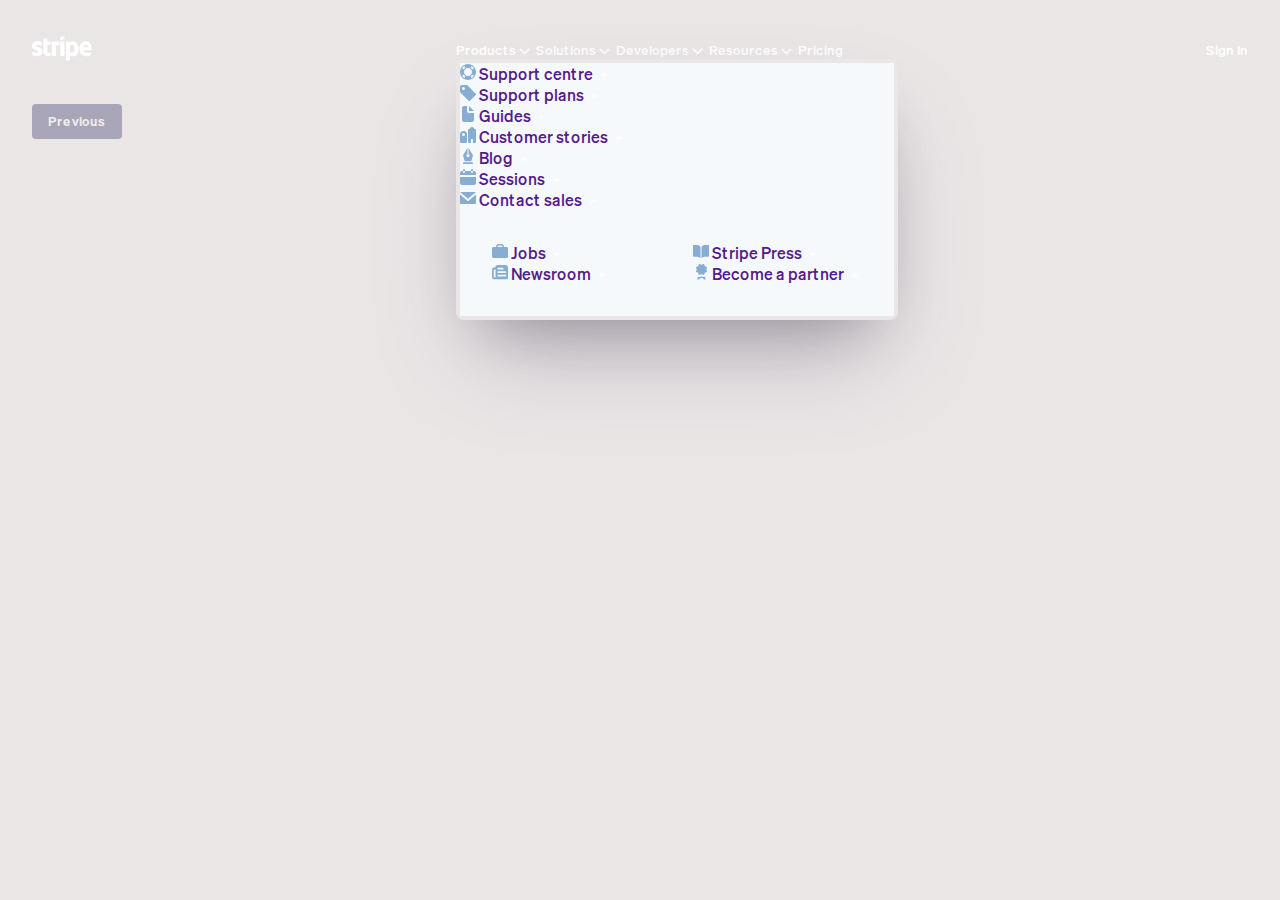
<file: index.html>
<!DOCTYPE html>
<html lang="en">
<head>
    <meta charset="UTF-8">
    <meta name="viewport" content="width=device-width, initial-scale=1.0">
    <link rel="stylesheet" href="style.css">
    <title></title>
</head>
<body>
    <main class="overall-section">
        <section class="header-content-block">
            
                <nav id="first-screen">
                
                    <!-- <div class="sideHeader">
                        <a href="#" class="side-header" id="sideLogo">
                            <img src="assets/svg/Stripe logo.svg" alt="strip-logo">
                        </a>
                    </div>
                    <div class="sidebar">
                        <a href="#" class="sidebar-logo" id="sidebarLogo">
                            <img src="assets/svg/Open mobile navigation.svg" alt="sidebar">
                        </a>
                    </div> -->

                    <div class="sideHeader">
                        <a href="#" class="side-header" id="sideLogo">
                            <img src="assets/svg/Stripe logo.svg" alt="strip-logo">
                        </a>
                    </div>
                    <div class="navbar-btns">

                        <ul class="nav-btn-list">
                            <li class="navbar-list-item">
                                <button id="productBtn">
                                    <span class="btn-text">Products</span>
                                    <span class="toggler-btn">      
                                        <img src="assets/svg/leftOFArrow.svg" alt="leftArrow">    
                                        <img src="assets/svg/rightOfArrow.svg" alt="rightArrow" class="right-arrow">                         
                                    </span>
                                </button>
                            </li>
                            <li class="navbar-list-item">
                                <button id="solutions">
                                    <span class="btn-text">Solutions</span>
                                    <span class="toggler-btn">
                                        <img src="assets/svg/leftOFArrow.svg" alt="leftArrow">    
                                        <img src="assets/svg/rightOfArrow.svg" alt="rightArrow" class="right-arrow">
                                    </span>
                                </button>
                            </li>
                            <li class="navbar-list-item">
                                <button id="developer">
                                    <span class="btn-text">Developers</span>
                                    <span class="toggler-btn">
                                        <img src="assets/svg/leftOFArrow.svg" alt="leftArrow">    
                                        <img src="assets/svg/rightOfArrow.svg" alt="rightArrow" class="right-arrow">
                                    </span>
                                </button>
                            </li>
                            <li class="navbar-list-item">
                                <button id="resources">
                                    <span class="btn-text">Resources</span>
                                    <span class="toggler-btn">
                                        <img src="assets/svg/leftOFArrow.svg" alt="leftArrow">    
                                        <img src="assets/svg/rightOfArrow.svg" alt="rightArrow" class="right-arrow">
                                    </span>
                                </button>
                            </li>

                            <li class="navbar-list-item">
                                <button id="pricing">
                                    <span class="btn-text">Pricing</span>
                                </button>
                            </li>

                        </ul>

                        <div class="modal-box" id="navLinkDetails">















                            

                            <div class="modal-box-sideList" id="navResourcesModal">


                                <div class="resources-main-section">
                                    
                                    <section class="footer-section">
                                        <ul class="footer-list">
                                            <li class="footer-item">
                                                <a href="" class="footer-item-linn">
                                                    <span class="footer-item-img">
                                                        <img src="assets/svg/supportcentre.svg" alt="supportcentre">
                                                    </span>
                                                    <span class="footer-item-label">
                                                        Support centre
                                                        <svg class="
                                                            HoverArrow
                                                            HoverArrow--sizeSmall
                                                            SiteNavItem__arrow
                                                        " width="10" height="10" viewBox="0 0 10 10" aria-hidden="true">
                                                        <g fill-rule="evenodd">
                                                            
                                                            <path class="HoverArrow__linePath" d="M0 5h6.5"></path>
                                                            <path class="HoverArrow__tipPath" d="M1 1.5l3.25 3.5-3.25 3.5"></path>
                                                            
                                                        </g>
                                                        </svg>

                                                    </span>
                                                </a>
                                            </li>

                                            <li class="footer-item">
                                                <a href="" class="footer-item-linn">
                                                    <span class="footer-item-img">
                                                        <img src="assets/svg/supportPlan.svg" alt="supportPlan">
                                                    </span>
                                                    <span class="footer-item-label">
                                                        Support plans
                                                        <svg class="
                                                            HoverArrow
                                                            HoverArrow--sizeSmall
                                                            SiteNavItem__arrow
                                                        " width="10" height="10" viewBox="0 0 10 10" aria-hidden="true">
                                                        <g fill-rule="evenodd">
                                                            
                                                            <path class="HoverArrow__linePath" d="M0 5h6.5"></path>
                                                            <path class="HoverArrow__tipPath" d="M1 1.5l3.25 3.5-3.25 3.5"></path>
                                                            
                                                        </g>
                                                        </svg>
                                                        
                                                    </span>
                                                </a>
                                            </li>

                                             <li class="footer-item">
                                                <a href="" class="footer-item-linn">
                                                    <span class="footer-item-img">
                                                        <img src="assets/svg/guides.svg" alt="guide">
                                                    </span>
                                                    <span class="footer-item-label">
                                                        Guides
                                                        <svg class="
                                                            HoverArrow
                                                            HoverArrow--sizeSmall
                                                            SiteNavItem__arrow
                                                        " width="10" height="10" viewBox="0 0 10 10" aria-hidden="true">
                                                        <g fill-rule="evenodd">
                                                            
                                                            <path class="HoverArrow__linePath" d="M0 5h6.5"></path>
                                                            <path class="HoverArrow__tipPath" d="M1 1.5l3.25 3.5-3.25 3.5"></path>
                                                            
                                                        </g>
                                                        </svg>
                                                        
                                                    </span>
                                                </a>
                                            </li>

                                             <li class="footer-item">
                                                <a href="" class="footer-item-linn">
                                                    <span class="footer-item-img">
                                                        <img src="assets/svg/customerStories.svg" alt="customerStories">
                                                    </span>
                                                    <span class="footer-item-label">
                                                        Customer stories
                                                        <svg class="
                                                            HoverArrow
                                                            HoverArrow--sizeSmall
                                                            SiteNavItem__arrow
                                                        " width="10" height="10" viewBox="0 0 10 10" aria-hidden="true">
                                                        <g fill-rule="evenodd">
                                                            
                                                            <path class="HoverArrow__linePath" d="M0 5h6.5"></path>
                                                            <path class="HoverArrow__tipPath" d="M1 1.5l3.25 3.5-3.25 3.5"></path>
                                                            
                                                        </g>
                                                        </svg>
                                                        
                                                    </span>
                                                </a>
                                            </li>

                                        </ul>
                                    </section>

                                    <section class="footer-section">
                                        <ul class="footer-list">
                                            <li class="footer-item">
                                                <a href="" class="footer-item-linn">
                                                    <span class="footer-item-img">
                                                        <img src="assets/svg/blog.svg" alt="blog">
                                                    </span>
                                                    <span class="footer-item-label">
                                                        Blog
                                                        <svg class="
                                                            HoverArrow
                                                            HoverArrow--sizeSmall
                                                            SiteNavItem__arrow
                                                        " width="10" height="10" viewBox="0 0 10 10" aria-hidden="true">
                                                        <g fill-rule="evenodd">
                                                            
                                                            <path class="HoverArrow__linePath" d="M0 5h6.5"></path>
                                                            <path class="HoverArrow__tipPath" d="M1 1.5l3.25 3.5-3.25 3.5"></path>
                                                            
                                                        </g>
                                                        </svg>

                                                    </span>
                                                </a>
                                            </li>

                                            <li class="footer-item">
                                                <a href="" class="footer-item-linn">
                                                    <span class="footer-item-img">
                                                        <img src="assets/svg/sessions.svg" alt="session">
                                                    </span>
                                                    <span class="footer-item-label">
                                                        Sessions
                                                        <svg class="
                                                            HoverArrow
                                                            HoverArrow--sizeSmall
                                                            SiteNavItem__arrow
                                                        " width="10" height="10" viewBox="0 0 10 10" aria-hidden="true">
                                                        <g fill-rule="evenodd">
                                                            
                                                            <path class="HoverArrow__linePath" d="M0 5h6.5"></path>
                                                            <path class="HoverArrow__tipPath" d="M1 1.5l3.25 3.5-3.25 3.5"></path>
                                                            
                                                        </g>
                                                        </svg>
                                                        
                                                    </span>
                                                </a>
                                            </li>

                                             <li class="footer-item">
                                                <a href="" class="footer-item-linn">
                                                    <span class="footer-item-img">
                                                        <img src="assets/svg/contactSales.svg" alt="contactSales">
                                                    </span>
                                                    <span class="footer-item-label">
                                                        Contact sales
                                                        <svg class="
                                                            HoverArrow
                                                            HoverArrow--sizeSmall
                                                            SiteNavItem__arrow
                                                        " width="10" height="10" viewBox="0 0 10 10" aria-hidden="true">
                                                        <g fill-rule="evenodd">
                                                            
                                                            <path class="HoverArrow__linePath" d="M0 5h6.5"></path>
                                                            <path class="HoverArrow__tipPath" d="M1 1.5l3.25 3.5-3.25 3.5"></path>
                                                            
                                                        </g>
                                                        </svg>
                                                        
                                                    </span>
                                                </a>
                                            </li>
                                        </ul>
                                    </section>

                                </div>

                                
                                <footer class="document-footer"> 

                                    <section class="footer-section">
                                        <ul class="footer-list">
                                            <li class="footer-item">
                                                <a href="" class="footer-item-linn">
                                                    <span class="footer-item-img">
                                                        <img src="assets/svg/job.svg" alt="jobs">
                                                    </span>
                                                    <span class="footer-item-label">
                                                        Jobs
                                                        <svg class="
                                                            HoverArrow
                                                            HoverArrow--sizeSmall
                                                            SiteNavItem__arrow
                                                        " width="10" height="10" viewBox="0 0 10 10" aria-hidden="true">
                                                        <g fill-rule="evenodd">
                                                            
                                                            <path class="HoverArrow__linePath" d="M0 5h6.5"></path>
                                                            <path class="HoverArrow__tipPath" d="M1 1.5l3.25 3.5-3.25 3.5"></path>
                                                            
                                                        </g>
                                                        </svg>

                                                    </span>
                                                </a>
                                            </li>

                                            <li class="footer-item">
                                                <a href="" class="footer-item-linn">
                                                    <span class="footer-item-img">
                                                        <img src="assets/svg/newsroom.svg" alt="newsroom">
                                                    </span>
                                                    <span class="footer-item-label">
                                                        Newsroom
                                                        <svg class="
                                                            HoverArrow
                                                            HoverArrow--sizeSmall
                                                            SiteNavItem__arrow
                                                        " width="10" height="10" viewBox="0 0 10 10" aria-hidden="true">
                                                        <g fill-rule="evenodd">
                                                            
                                                            <path class="HoverArrow__linePath" d="M0 5h6.5"></path>
                                                            <path class="HoverArrow__tipPath" d="M1 1.5l3.25 3.5-3.25 3.5"></path>
                                                            
                                                        </g>
                                                        </svg>
                                                        
                                                    </span>
                                                </a>
                                            </li>
                                        </ul>
                                    </section>

                                    <section class="footer-section">
                                        <ul class="footer-list">
                                            <li class="footer-item">
                                                <a href="" class="footer-item-linn">
                                                    <span class="footer-item-img">
                                                        <img src="assets/svg/documentation.svg" alt="stripePress">
                                                    </span>
                                                    <span class="footer-item-label">
                                                        Stripe Press
                                                        <svg class="
                                                            HoverArrow
                                                            HoverArrow--sizeSmall
                                                            SiteNavItem__arrow
                                                        " width="10" height="10" viewBox="0 0 10 10" aria-hidden="true">
                                                        <g fill-rule="evenodd">
                                                            
                                                            <path class="HoverArrow__linePath" d="M0 5h6.5"></path>
                                                            <path class="HoverArrow__tipPath" d="M1 1.5l3.25 3.5-3.25 3.5"></path>
                                                            
                                                        </g>
                                                        </svg>

                                                    </span>
                                                </a>
                                            </li>

                                            <li class="footer-item">
                                                <a href="" class="footer-item-linn">
                                                    <span class="footer-item-img">
                                                        <img src="assets/svg/becomeMember.svg" alt="becomeMember">
                                                    </span>
                                                    <span class="footer-item-label">
                                                        Become a partner
                                                        <svg class="
                                                            HoverArrow
                                                            HoverArrow--sizeSmall
                                                            SiteNavItem__arrow
                                                        " width="10" height="10" viewBox="0 0 10 10" aria-hidden="true">
                                                        <g fill-rule="evenodd">
                                                            
                                                            <path class="HoverArrow__linePath" d="M0 5h6.5"></path>
                                                            <path class="HoverArrow__tipPath" d="M1 1.5l3.25 3.5-3.25 3.5"></path>
                                                            
                                                        </g>
                                                        </svg>
                                                        
                                                    </span>
                                                </a>
                                            </li>

                                        </ul>
                                    </section>
                                </footer>

                            </div>

                       
                        </div>

                    </div>
                    <div class="navbar-endBtns">
                        <nav class="end-item-list">
                            <li class="navbar-list-item">
                                <button id="signIn">
                                    <span class="btn-text"> Sign In </span>
                                </button>
                            </li>
                            <li class="navbar-list-item">

                            </li>
                        </nav>
                    </div>

                </nav>
                <div class="prev-btn">
                    <button class="prev" id="prevBtn">Previous</button>
                </div>


            <!-- <section class="header-title">
                <div class="title-header" id="titleHeader">
                    <h1 class="title">
                        Financial infrastructure to grow your revenue
                    </h1>
                    <div class="header-details">
                        Join the millions of companies that use Stripe to accept payments online and in person, embed financial services, power custom, revenue models, and build a more profitable business.
                    </div>
                    <div class="request-btn" id="requestBtn"></div>
                </div>
                <div class="graph-block" id="graphBlock"></div>
            </section>
            <section class="userLogos-block">
                <div class="user-logos">
                    <img src="assets/svg/svgexport-112.svg" alt="openAi">
                    <img src="assets/svg/Amazon logo.svg" alt="amazon">
                    <img src="assets/svg/Google logo.svg" alt="google">
                    <img src="assets/svg/svgexport-113.svg" alt="anthropic">
                    <img src="assets/svg/svgexport-114.svg" alt="marriott">
                    <img src="assets/svg/Shopify logo.svg" alt="Shopify">
                    <img src="assets/svg/svgexport-115.svg" alt="airbnb">
                    <img src="assets/svg/svgexport-116.svg" alt="urban">
                </div>
            </section>
        </section> -->


    </main>
</body>
</html>
</file>
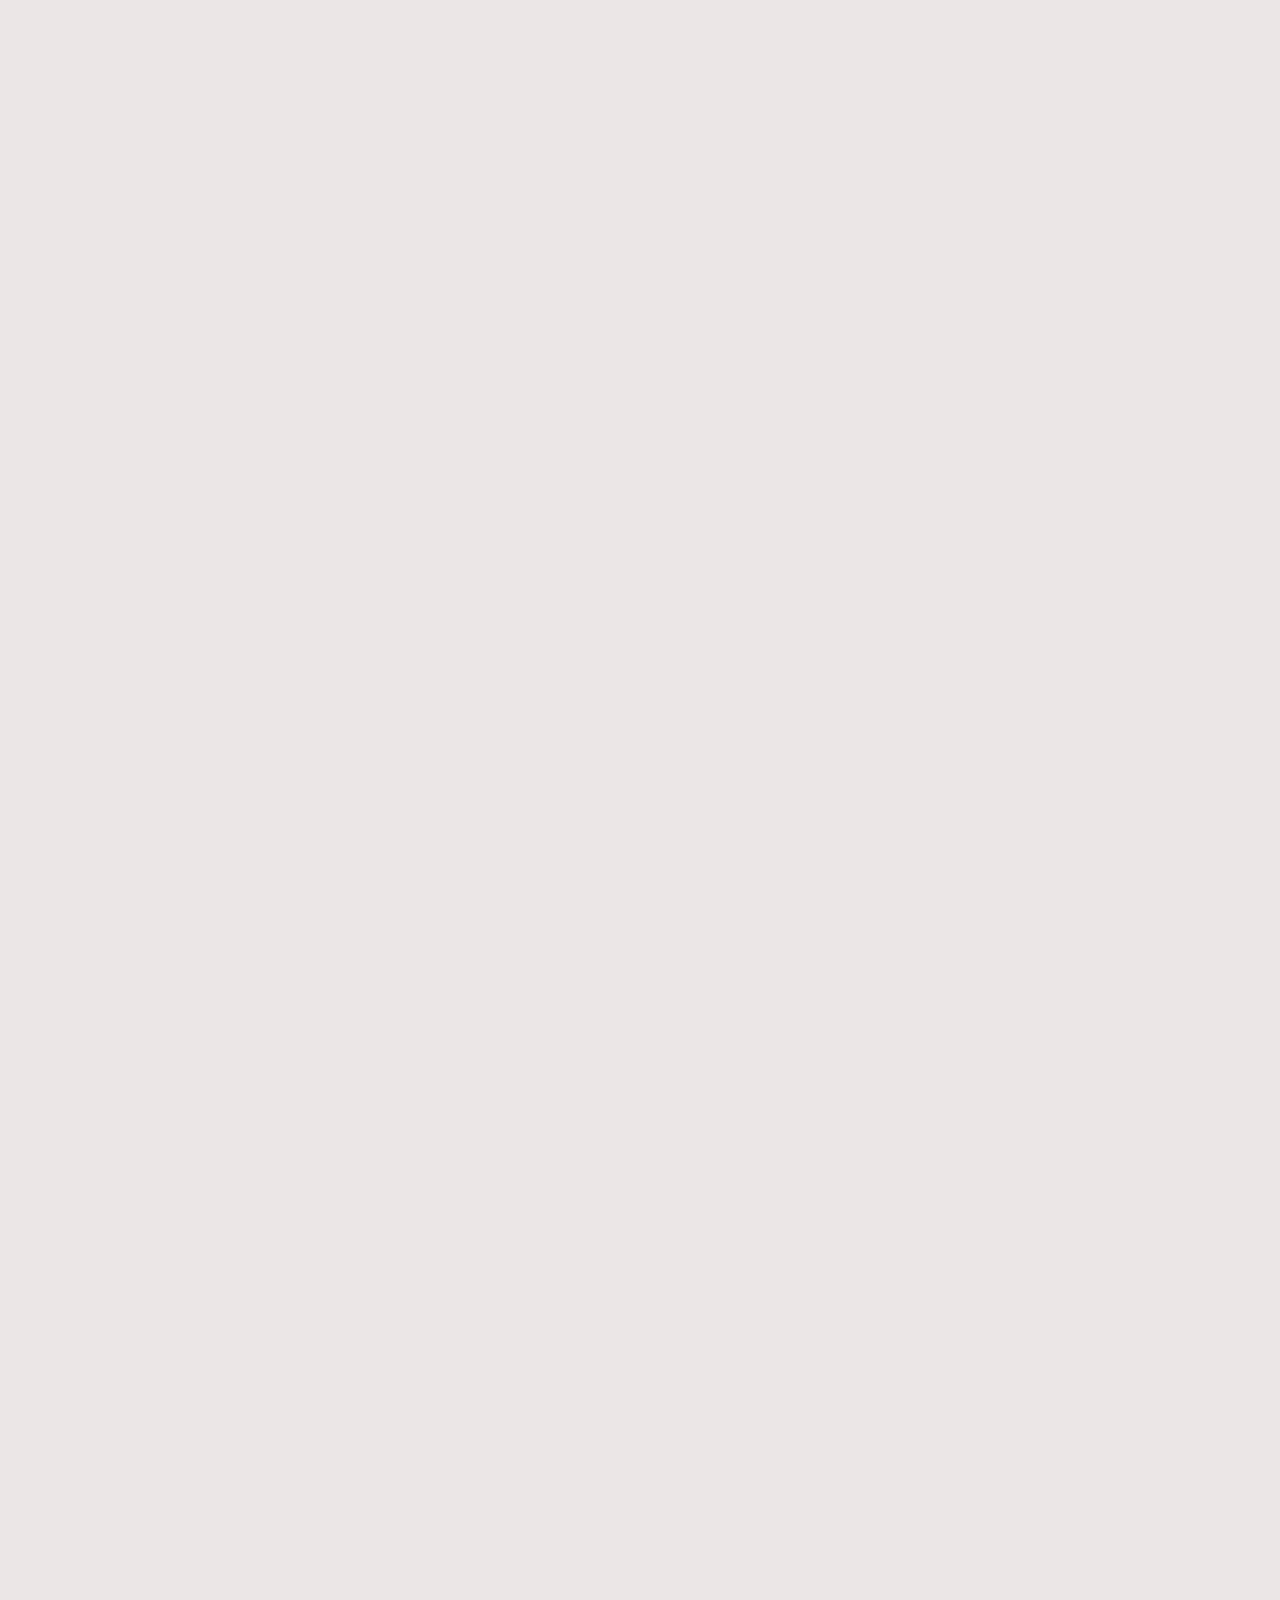
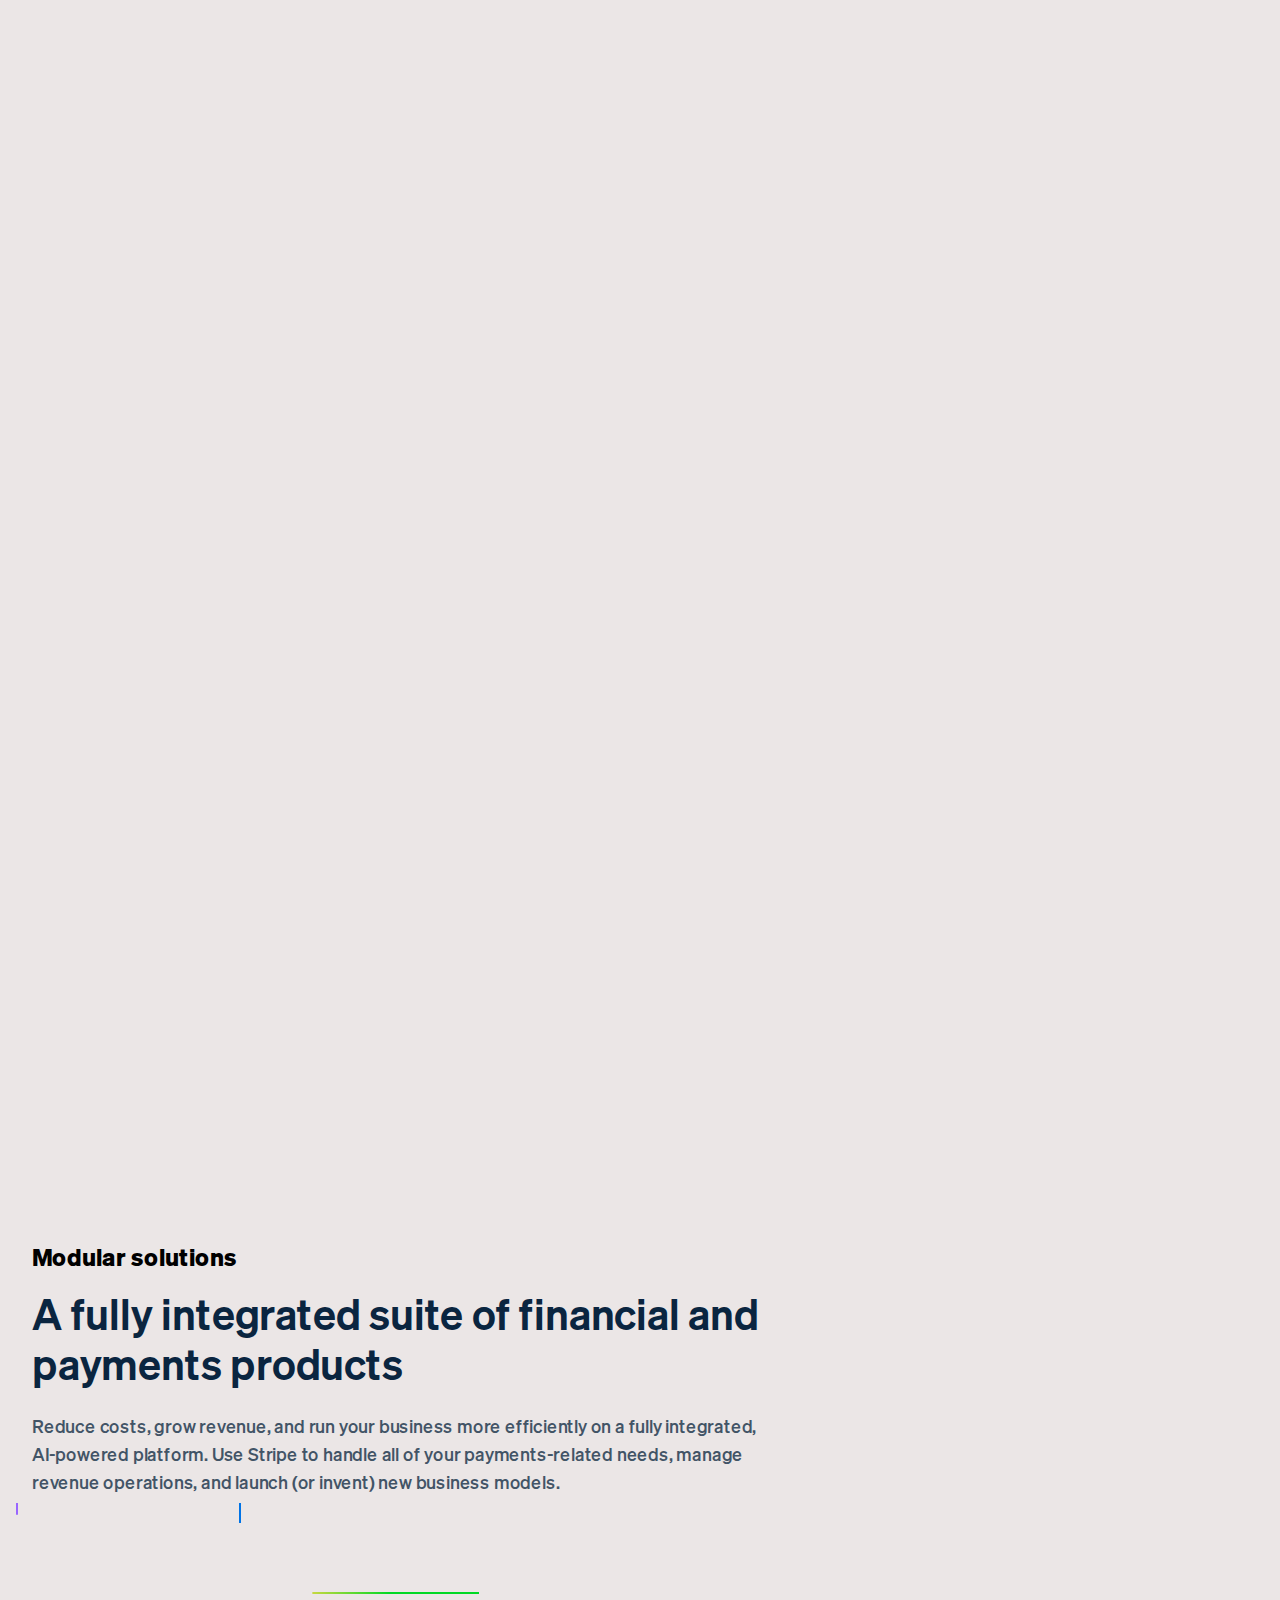
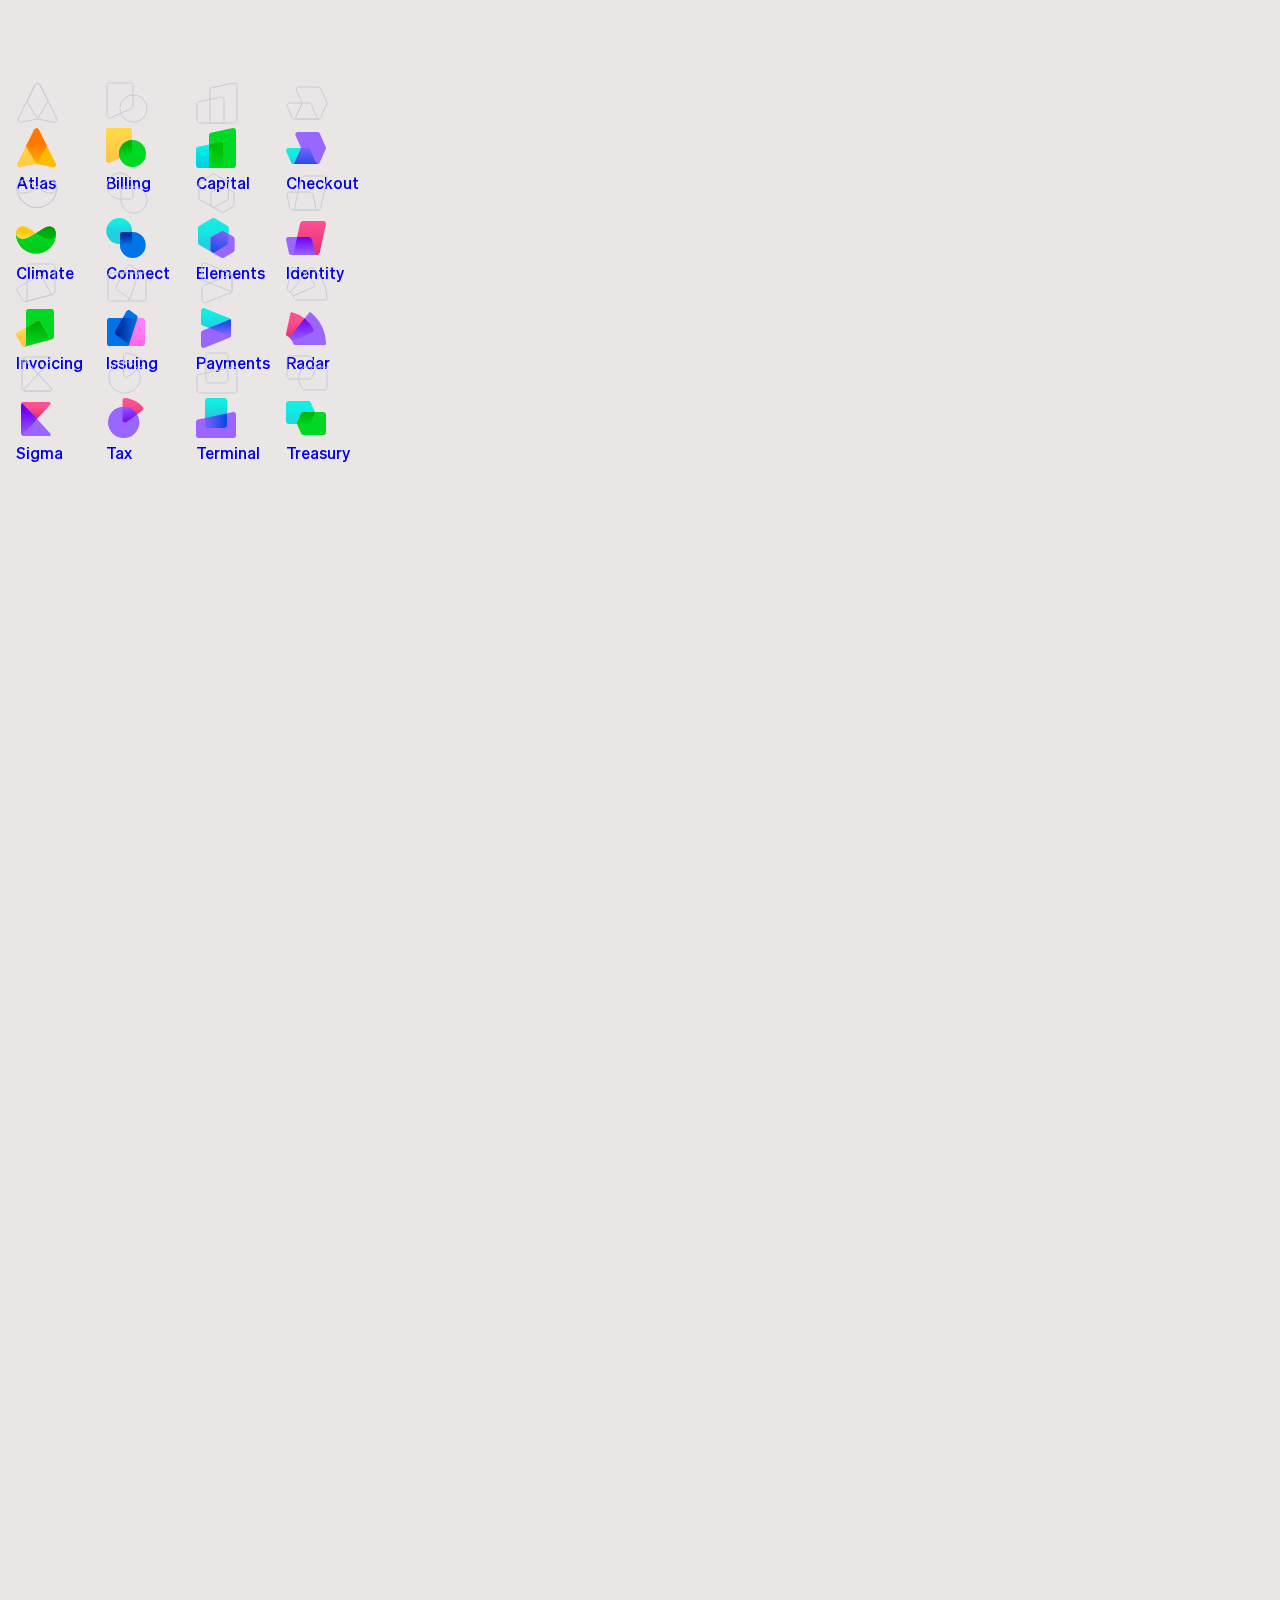
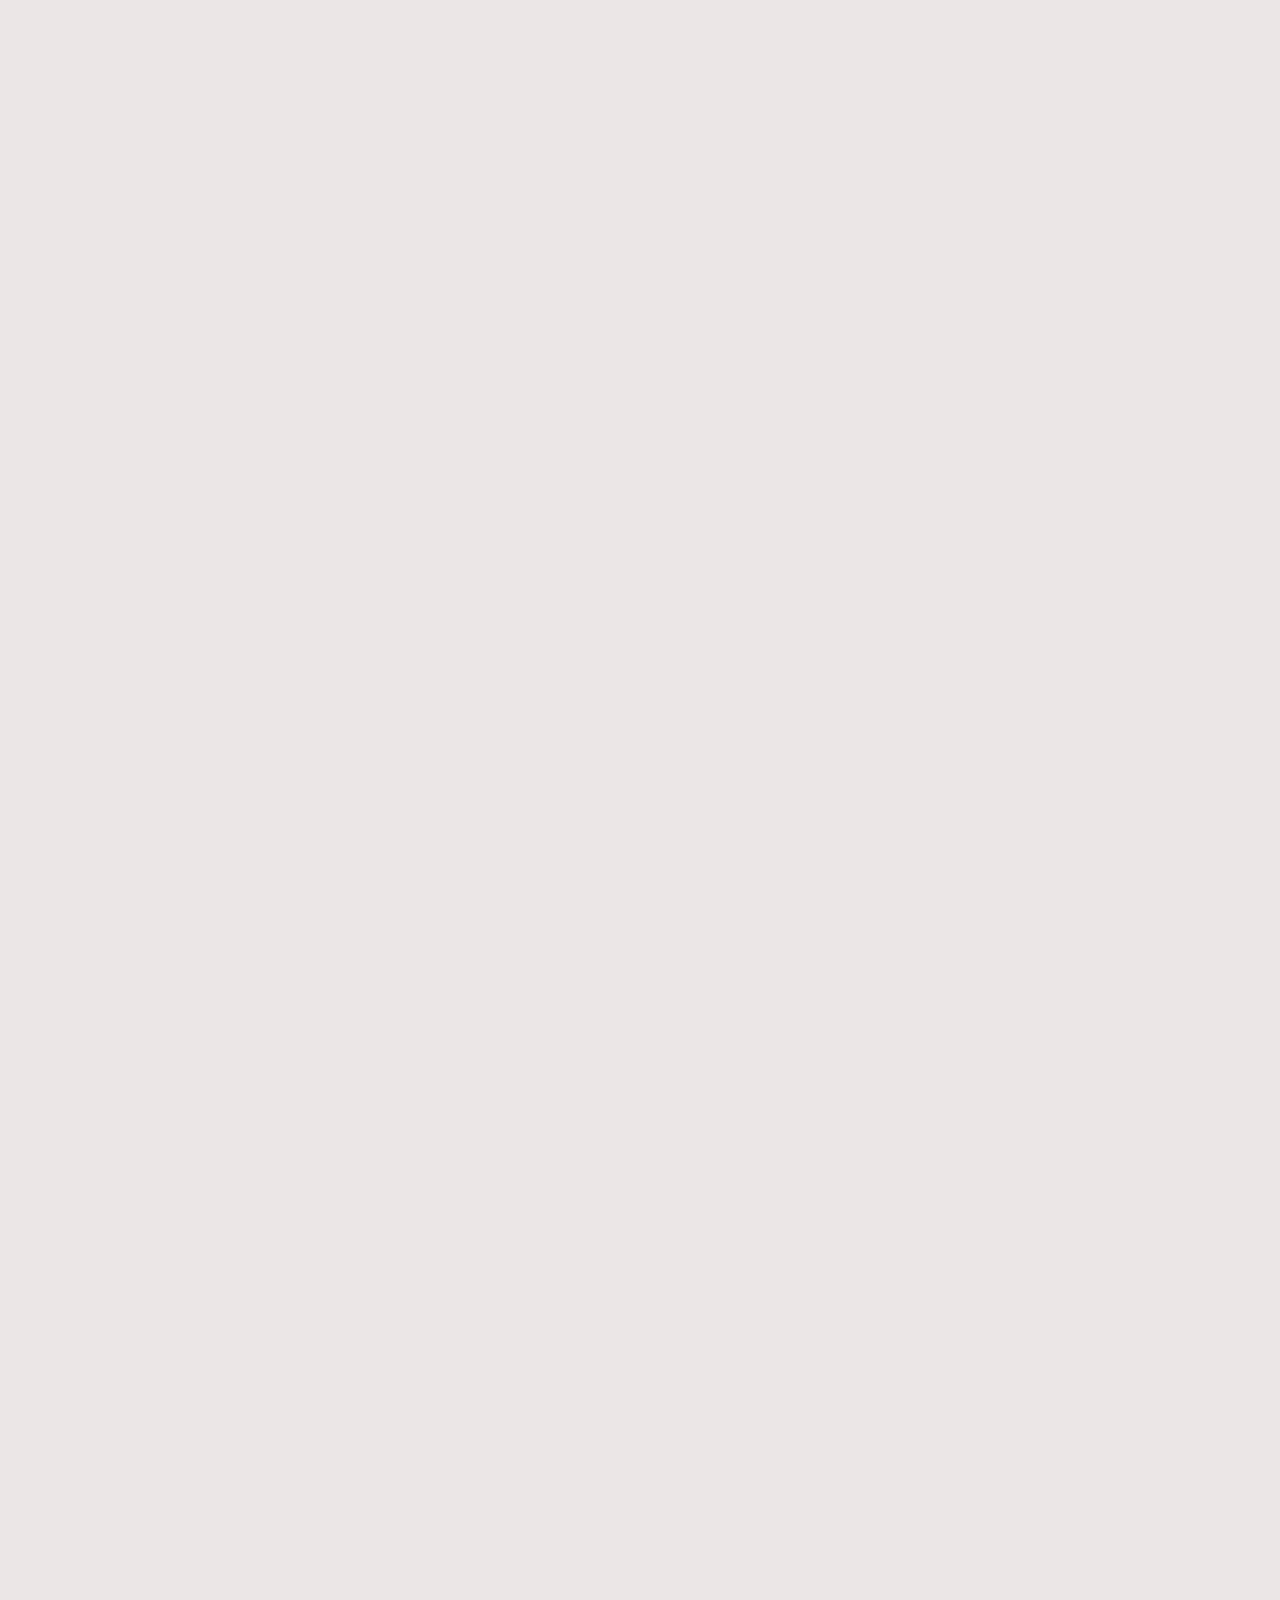
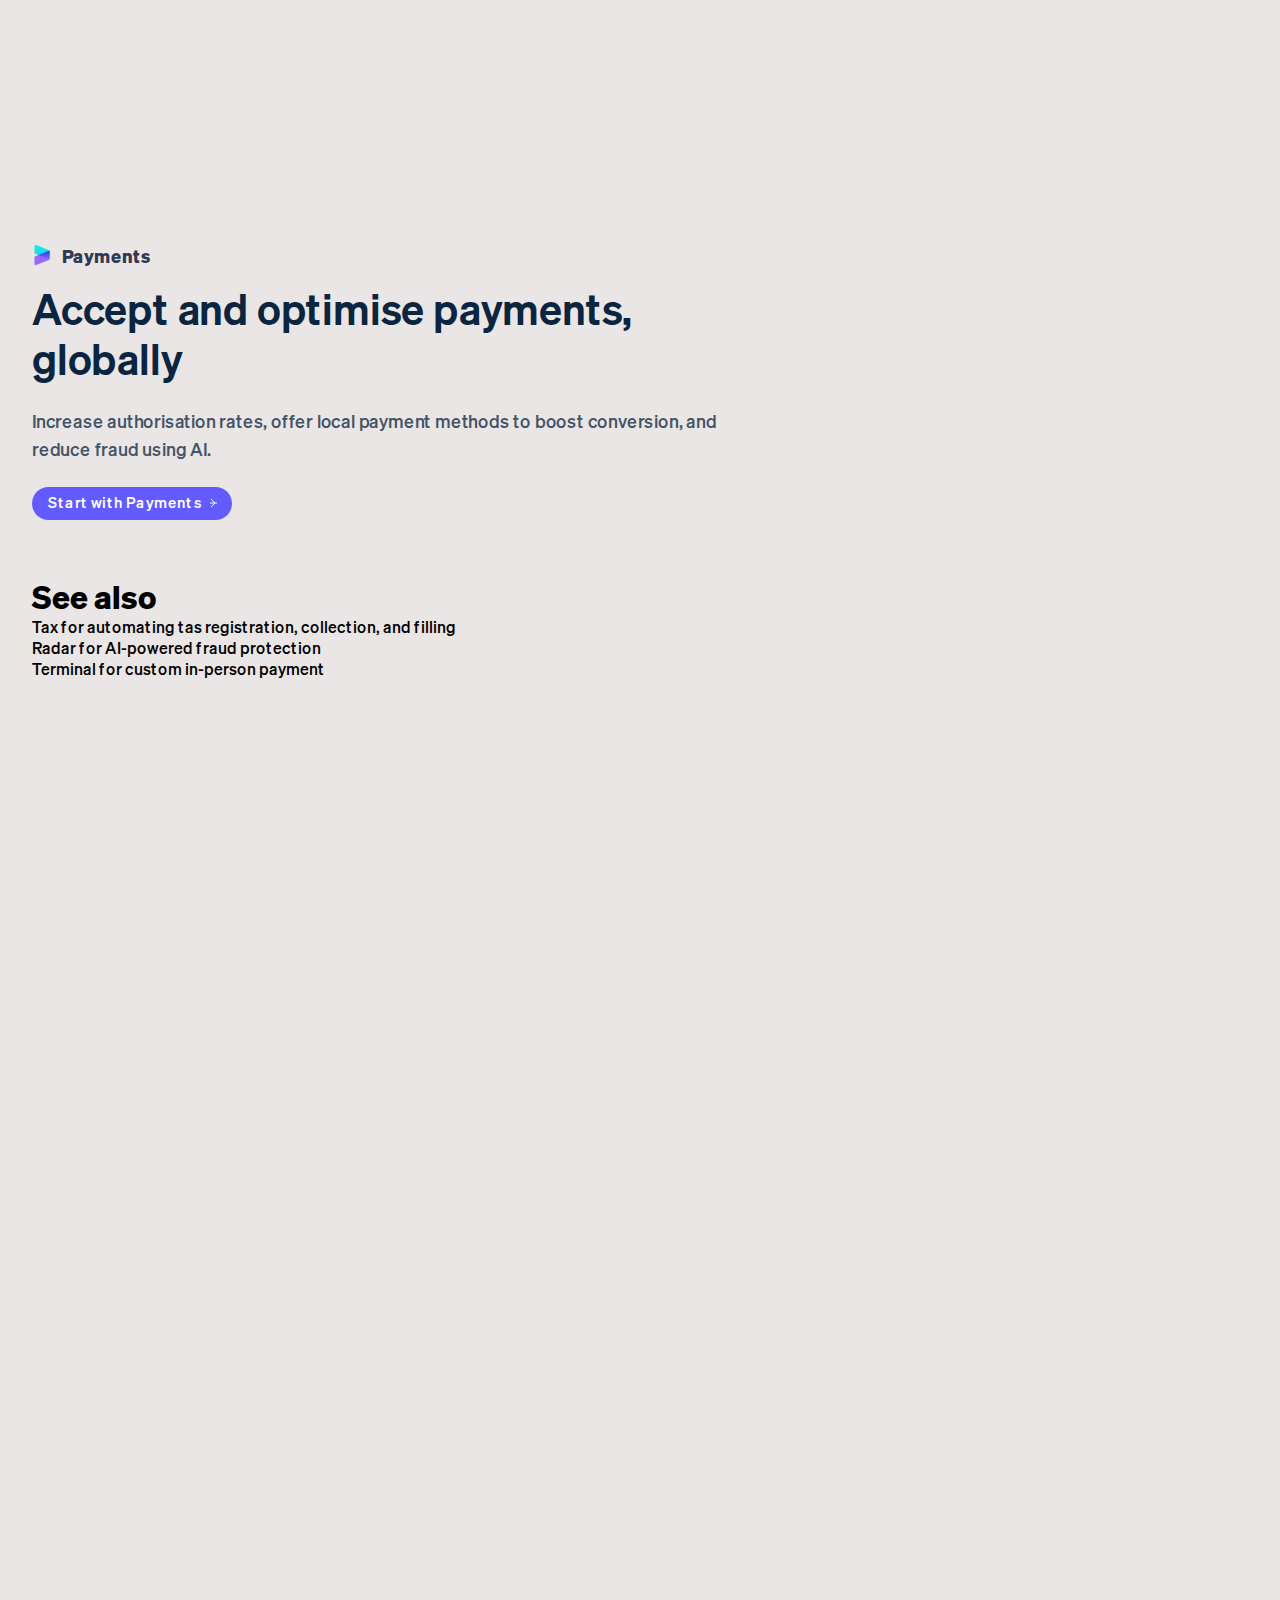
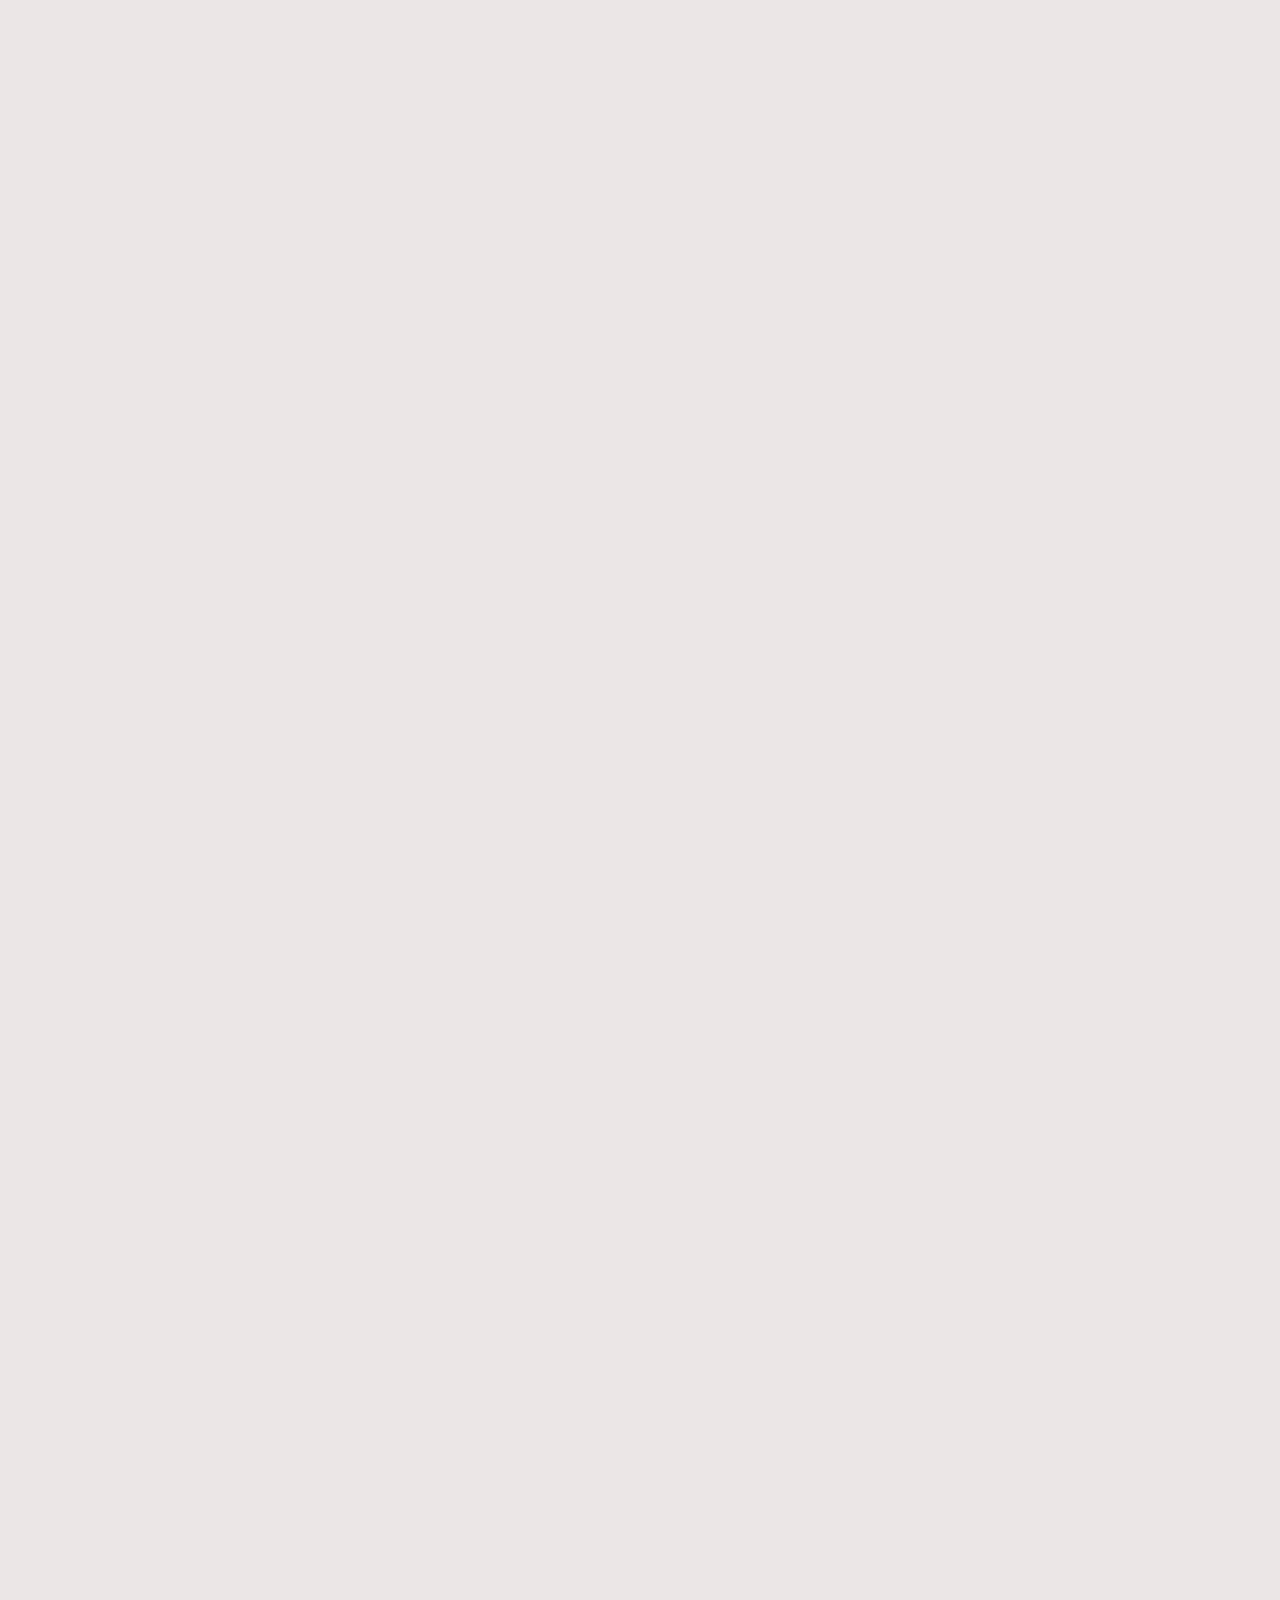
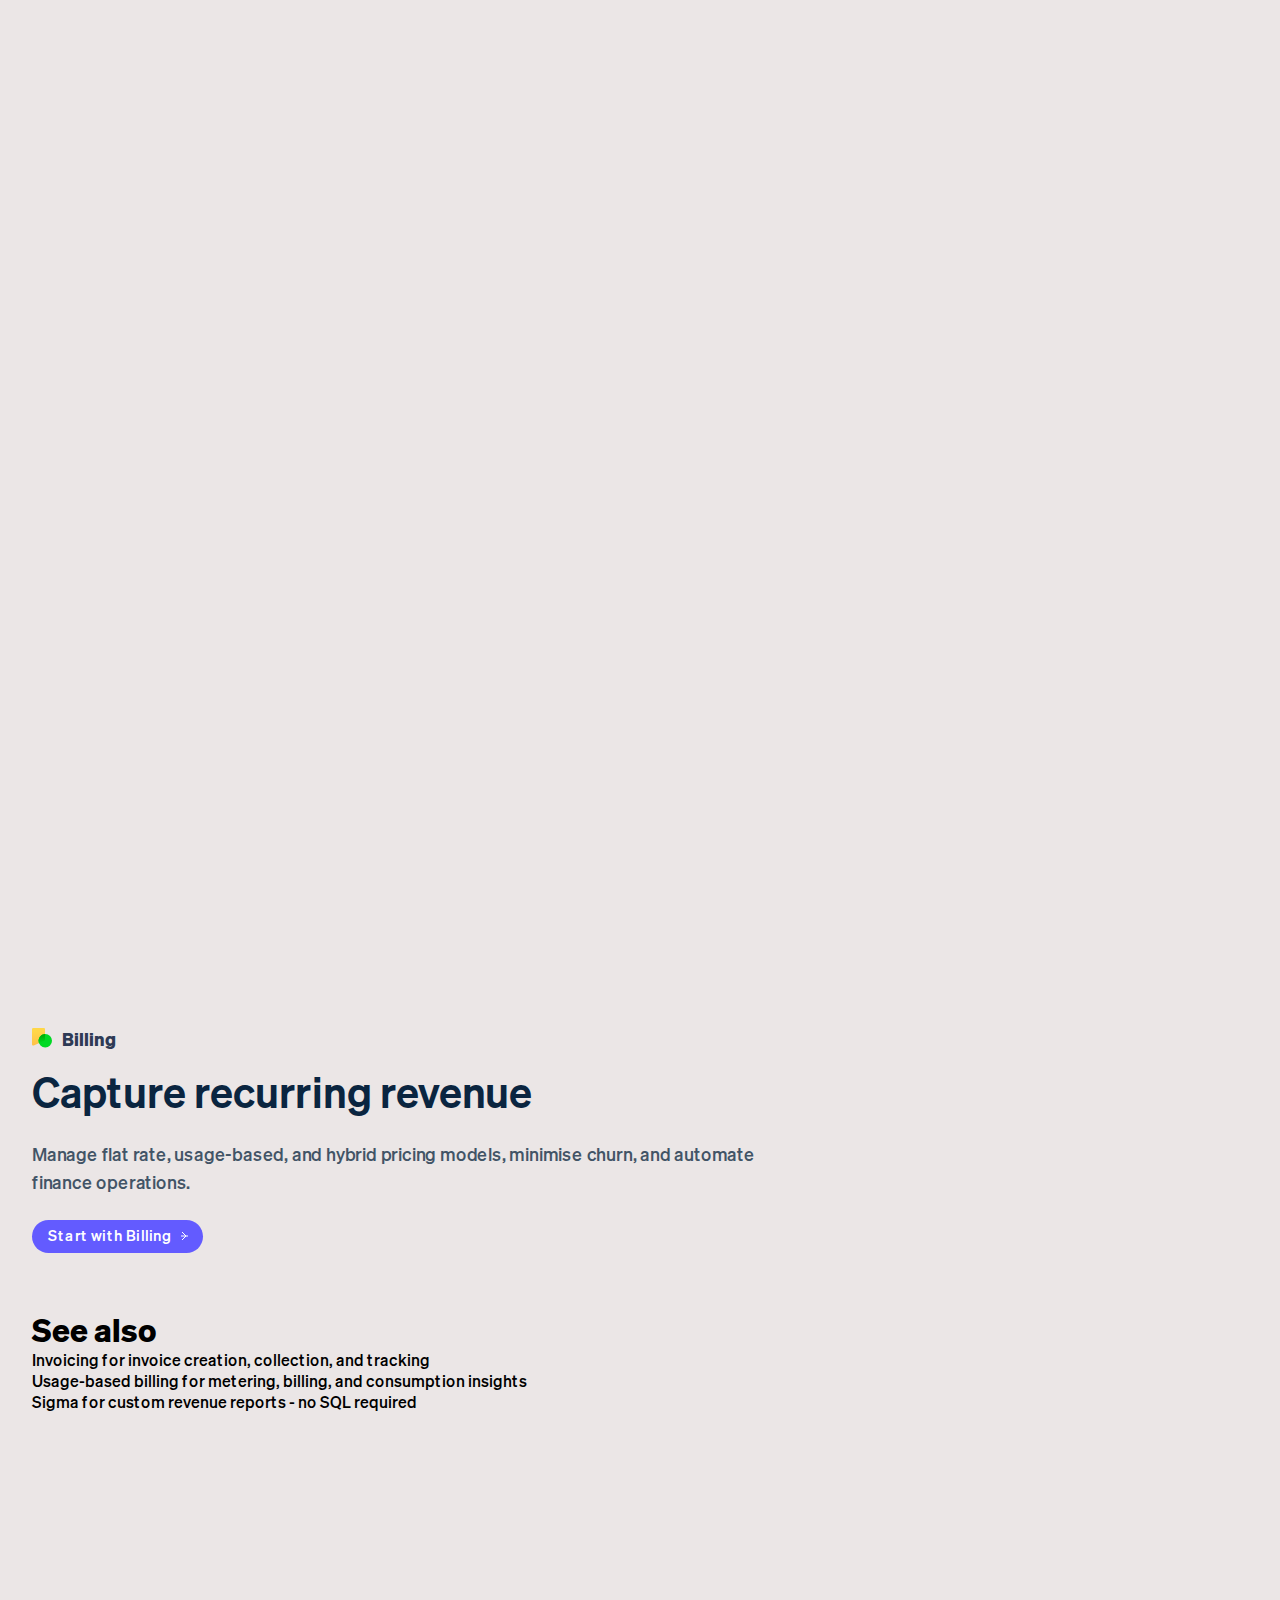
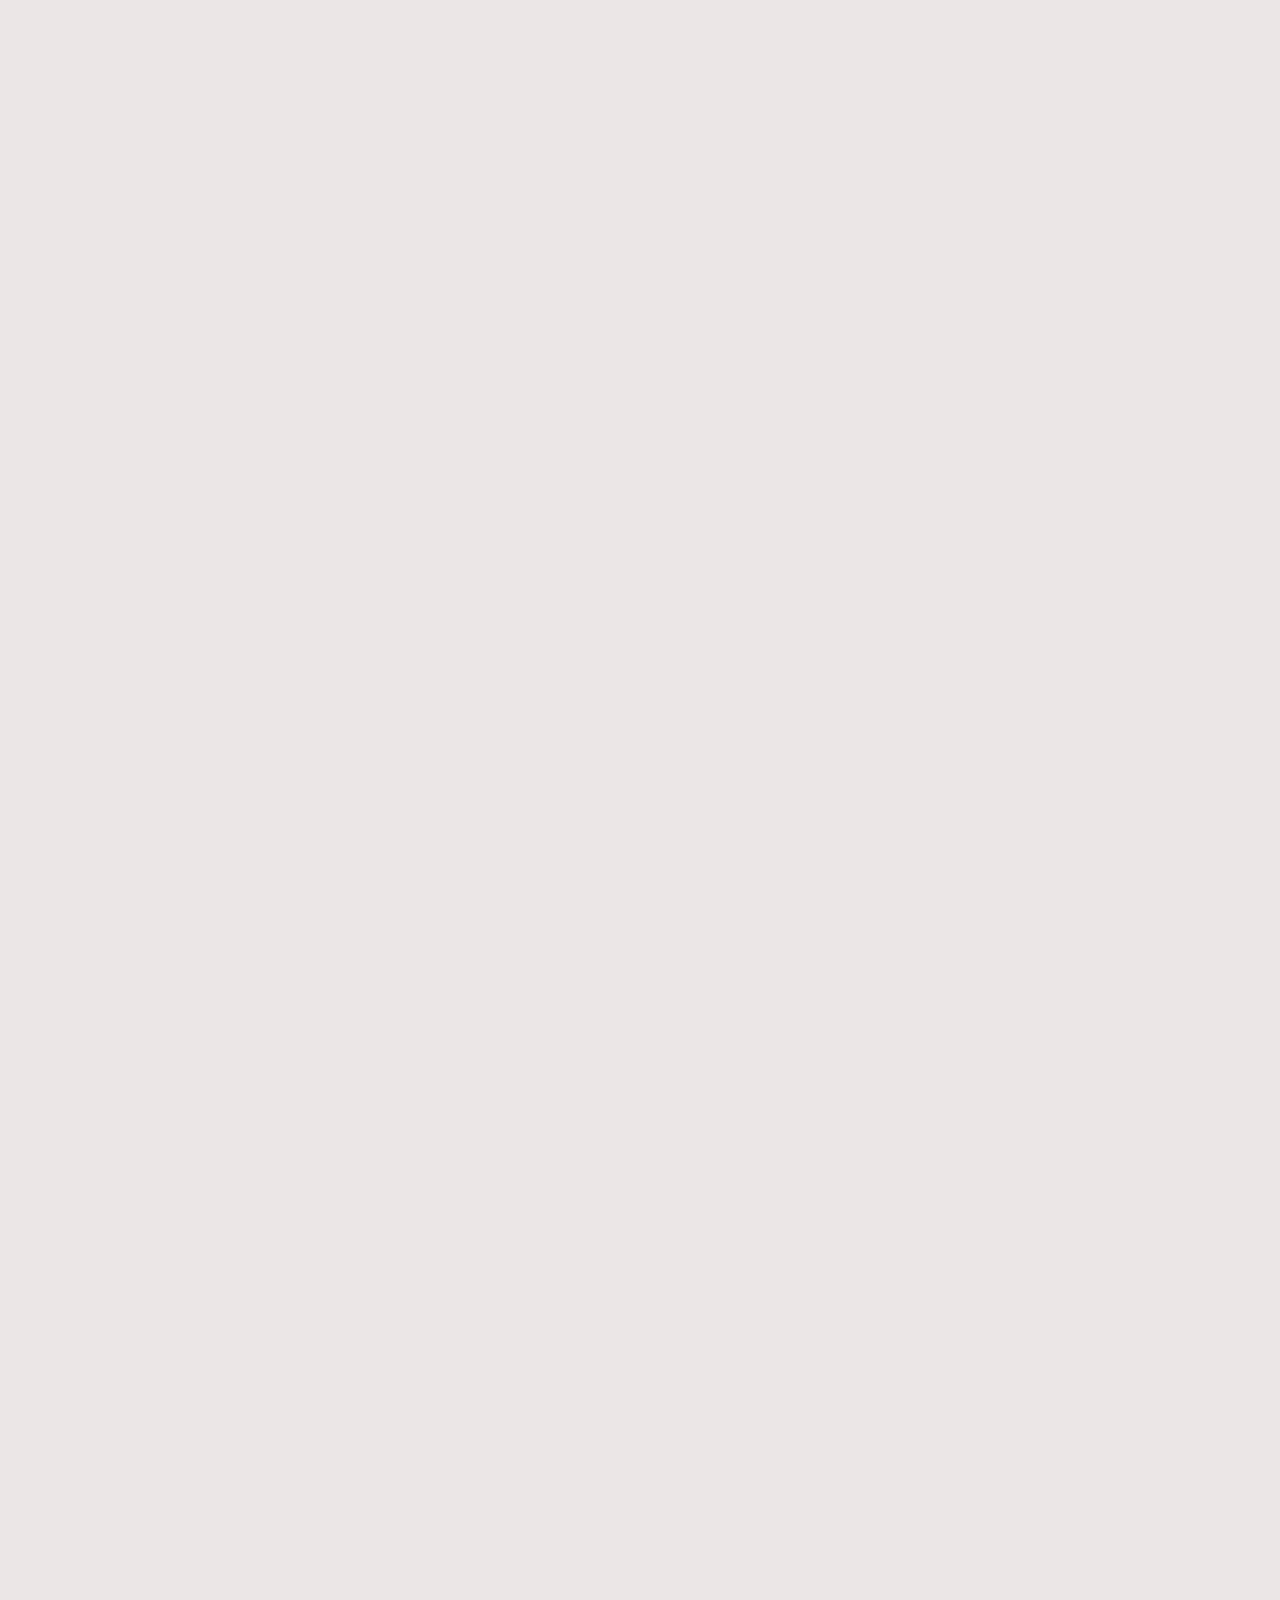
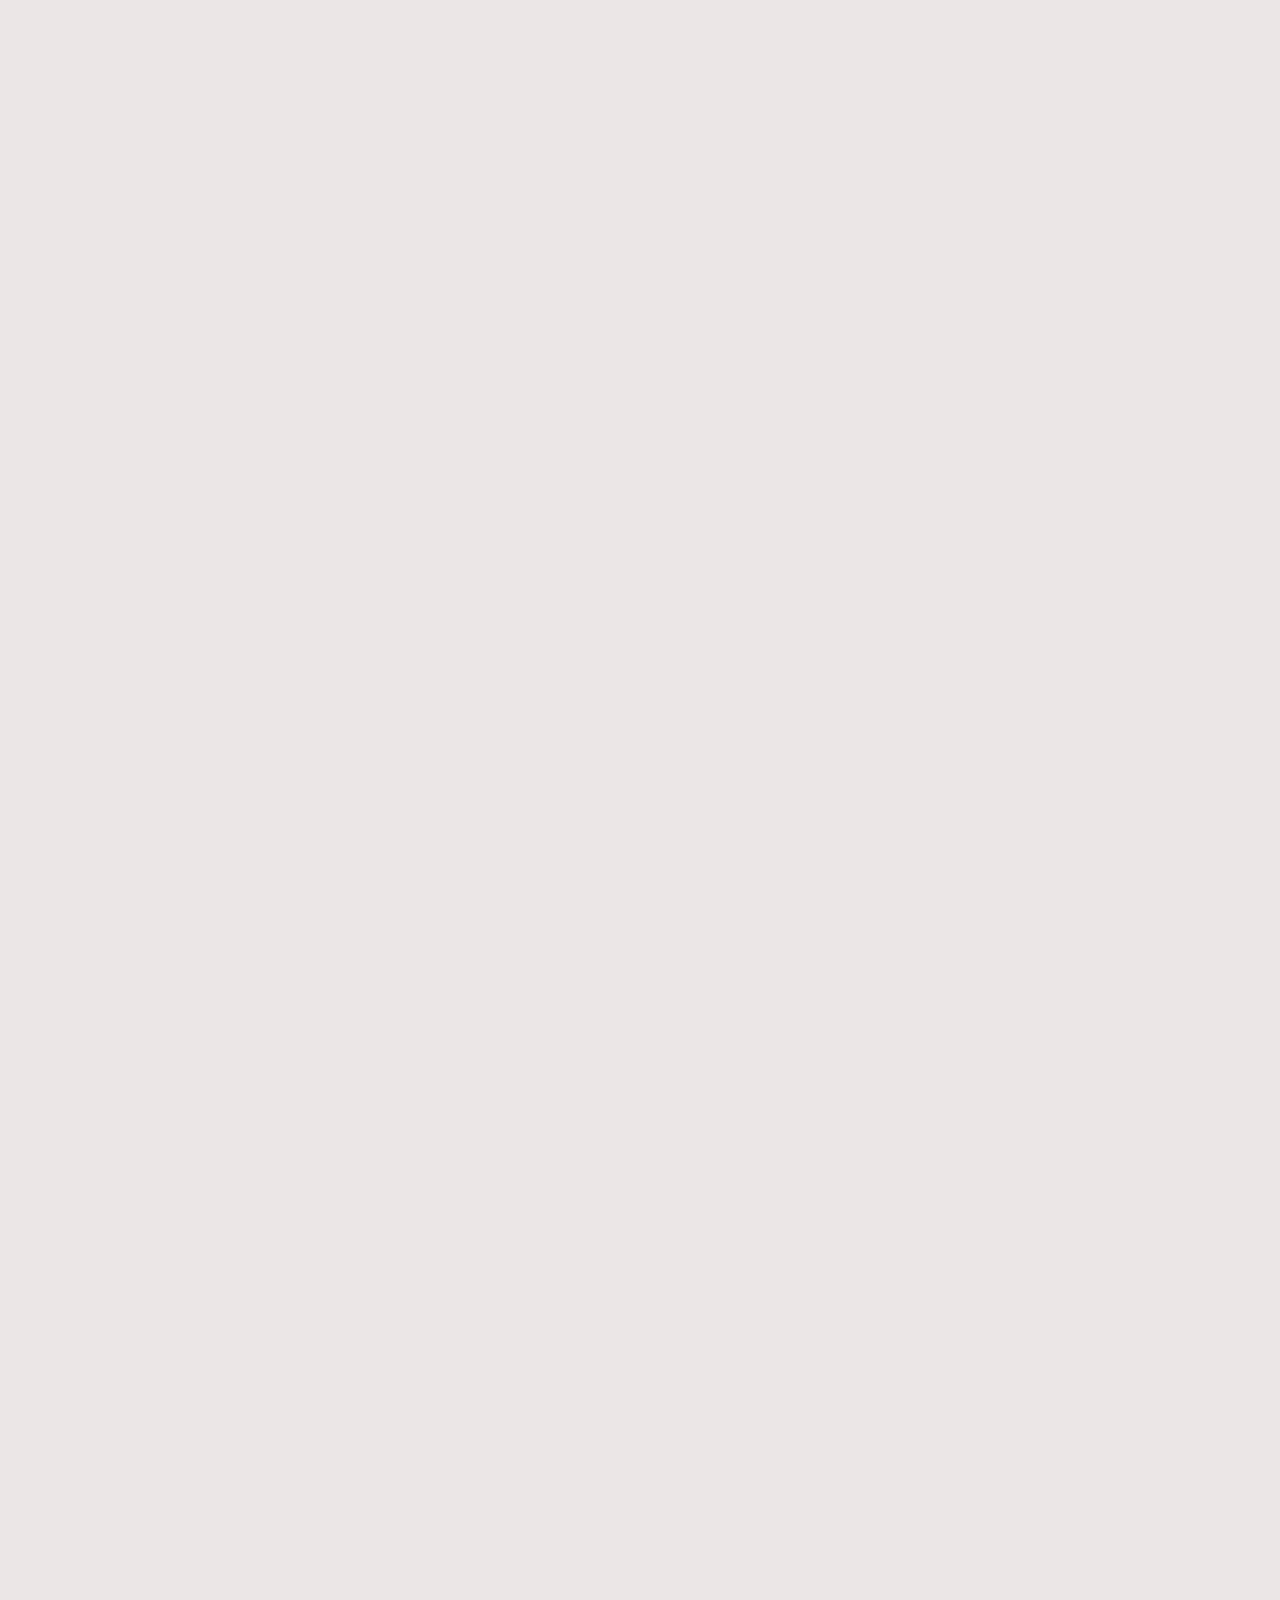
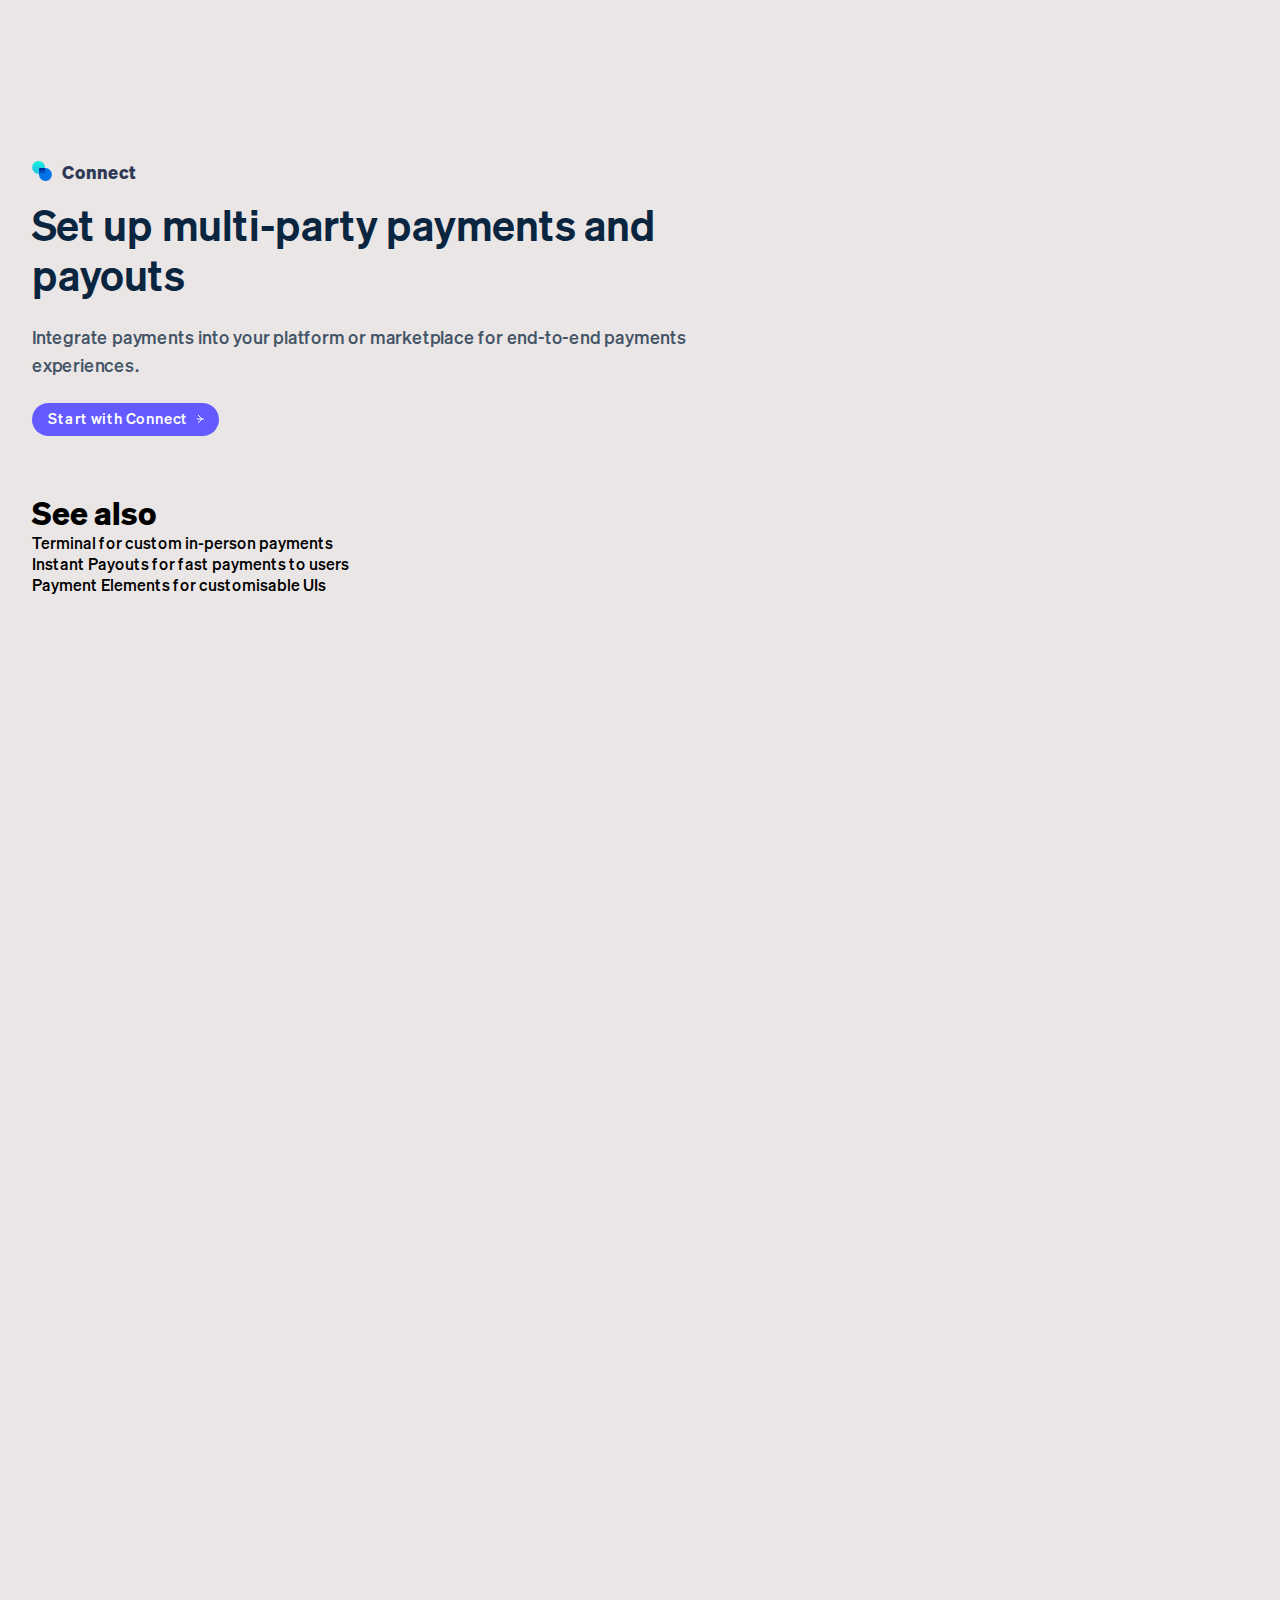
<file: caoursal.html>
<!DOCTYPE html>
<html lang="en">
<head>
    <meta charset="UTF-8">
    <meta name="viewport" content="width=device-width, initial-scale=1.0">
    <link rel="stylesheet" href="style.css">
    <title>svg-animation like stripe</title>
</head>
<body>

    <div class="solution-product-container">
        <div class="modular-solutions-block">

            <div class="sticky-animation-wrapper">
                <div class="sticky-animation-grid">

                    <svg class="sticky-svg" viewBox="0 0 100 100">
                        <defs>
                            <linearGradient id="animatedGradient" x1="0" y1="0" x2="1" y2="1">
                                <stop offset="0%" stop-color="#00D4FF" />
                                <stop offset="100%" stop-color="#6C00FF" />
                            </linearGradient>
                        </defs>
                        <path 
                            id="animatedPath"
                            d="M50 10 L50 90"
                            stroke="url(#animatedGradient)"
                            stroke-width="2"
                            fill="none"
                            stroke-dasharray="100"
                            stroke-dashoffset="100"
                        >
                        </path>
                    </svg>

                </div>
            </div>

            <div class="each-product-detail">
                <section class="product-data">
                    <header class="product-title">
                        <h2 class="first-title blue-header">Modular solutions</h2>
                        <h1 class="main-header">A fully integrated suite of financial and payments products</h1>
                    </header>
                    <div class="product-detail-body">
                        <p>Reduce costs, grow revenue, and run your business more efficiently on a fully integrated, AI-powered platform. Use Stripe to handle all of your payments-related needs, manage revenue operations, and launch (or invent) new business models.</p>
                    </div>
                </section>
                <!-- <figure class="animated-shapes"></figure> -->

                <figure class="HomepageFrontdoorStickyAnimation" data-product="intro">
                    <div class="HomepageFrontdoorStickyAnimation_container" style="height: 3548px;">
                        <div class="HomepageFrontdoorStickyAnimation_content" style="top: calc(50% - 270px);">
                            <div class="HomepageFrontdoorSubanimation HomepageFrontdoorSuiteAnimation">
                                <div class="HomepageFrontdoorSuiteAnimation_grid">
                                    

                                    <div class="HomepageFrontdoorSuiteAnimation__grid" data-js-target="HomepageFrontdoorSuiteAnimation.grid">
                                        <svg class="HomepageFrontdoorConnection HomepageFrontdoorSuiteAnimation__connection--paymentsTerminal" data-js-controller="HomepageFrontdoorConnection" data-js-id="Sticky-PaymentsTerminalConnection" style="left: 222px; top: 257px; height: 104px;">
                                    <defs>
                                        <linearGradient class="RotatingGradient" id="Sticky-PaymentsTerminalConnectionGradient" gradientUnits="userSpaceOnUse" data-js-controller="RotatingGradient" data-js-start-rotation="" data-js-speed="" x1="95.4436244679997" x2="4.556375532045124" y1="70.8537045920244" y2="29.146295407877936">
                                    
                                        
                                        <stop offset="0" stop-color="#11EFE3"></stop>
                                    
                                        
                                        <stop offset="1" stop-color="#9966FF"></stop>
                                    
                                    </linearGradient>
                                    </defs>

                                    <path stroke="url(#Sticky-PaymentsTerminalConnectionGradient)" stroke-width="2" fill="none" data-js-target="HomepageFrontdoorConnection.path" d="M1,1
                                                    L1,103" style="stroke-dasharray: 102px; stroke-dashoffset: 90.3634px;"></path>
                                    </svg>
                                        <svg class="HomepageFrontdoorConnection HomepageFrontdoorSuiteAnimation__connection--paymentsConnect" data-js-controller="HomepageFrontdoorConnection" data-js-id="Sticky-PaymentsConnectConnection" style="left: 81px; top: 257px; width: 135px; height: 53px;">
                                    <defs>
                                        <linearGradient class="RotatingGradient" id="Sticky-PaymentsConnectConnectionGradient" gradientUnits="userSpaceOnUse" data-js-controller="RotatingGradient" data-js-start-rotation="180" data-js-speed="" x1="4.5563755319554815" x2="95.44362446808934" y1="70.85370459192671" y2="29.146295408170946">
                                    
                                        
                                        <stop offset="0" stop-color="#11EFE3"></stop>
                                    
                                        
                                        <stop offset="1" stop-color="#0073E6"></stop>
                                    
                                    </linearGradient>
                                    </defs>

                                    <path stroke="url(#Sticky-PaymentsConnectConnectionGradient)" stroke-width="2" fill="none" data-js-target="HomepageFrontdoorConnection.path" d="M134,1
                                                    L134,32
                                                    Q134,52
                                                    114,52
                                                    L1,52" style="stroke-dasharray: 176.465px; stroke-dashoffset: 156.382px;"></path>
                                    </svg>

                                        <svg class="HomepageFrontdoorConnection HomepageFrontdoorSuiteAnimation__connection--issuingTreasury" data-js-controller="HomepageFrontdoorConnection" data-js-id="Sticky-IssuingTreasuryConnection" style="left: 402px; top: 218px; width: 45px; height: 143px;">
                                    <defs>
                                        <linearGradient class="RotatingGradient" id="Sticky-IssuingTreasuryConnectionGradient" gradientUnits="userSpaceOnUse" data-js-controller="RotatingGradient" data-js-start-rotation="" data-js-speed="" x1="59.13322670082845" x2="40.8667732990659" y1="0.8412350640165656" y2="99.1587649359638">
                                    
                                        
                                        <stop offset="0" stop-color="#0073e6"></stop>
                                    
                                        
                                        <stop offset="1" stop-color="#ff80ff"></stop>
                                    
                                    </linearGradient>
                                    </defs>

                                    <path stroke="url(#Sticky-IssuingTreasuryConnectionGradient)" stroke-width="2" fill="none" data-js-target="HomepageFrontdoorConnection.path" d="M1,142
                                                    L1,21
                                                    Q1,1 21,1
                                                    L44,1" style="stroke-dasharray: 176.465px; stroke-dashoffset: 176.465px;"></path>
                                    </svg>
                                        <svg class="HomepageFrontdoorConnection HomepageFrontdoorSuiteAnimation__connection--issuingCapital" data-js-controller="HomepageFrontdoorConnection" data-js-id="Sticky-IssuingCapitalConnection" style="left: 394px; top: 167px; width: 12px; height: 194px;">
                                    <defs>
                                        <linearGradient class="RotatingGradient" id="Sticky-IssuingCapitalConnectionGradient" gradientUnits="userSpaceOnUse" data-js-controller="RotatingGradient" data-js-start-rotation="-30" data-js-speed="" x1="33.33022387360266" x2="66.66977612629603" y1="2.8606473963017436" y2="97.13935260373408">
                                    
                                        
                                        <stop offset="0" stop-color="#0073e6"></stop>
                                    
                                        
                                        <stop offset="1" stop-color="#ff80ff"></stop>
                                    
                                    </linearGradient>
                                    </defs>

                                    <path stroke="url(#Sticky-IssuingCapitalConnectionGradient)" stroke-width="2" fill="none" data-js-target="HomepageFrontdoorConnection.path" d="M1,193 L1,1" style="stroke-dasharray: 192px; stroke-dashoffset: 192px;"></path>
                                    </svg>

                                        <svg class="HomepageFrontdoorConnection " data-js-controller="HomepageFrontdoorConnection" data-js-id="Sticky-ConnectTerminalConnection" style="left: 38px; top: 347px; width: 143px; height: 53px;">
                                    <defs>
                                        <linearGradient class="RotatingGradient" id="Sticky-ConnectTerminalConnectionGradient" gradientUnits="userSpaceOnUse" data-js-controller="RotatingGradient" data-js-start-rotation="" data-js-speed="" x1="62.01140212384037" x2="37.98859787626395" y1="98.53582407891518" y2="1.4641759210589953">
                                    
                                        
                                        <stop offset="0" stop-color="#11efe3"></stop>
                                    
                                        
                                        <stop offset="1" stop-color="#9966ff"></stop>
                                    
                                    </linearGradient>
                                    </defs>

                                    <path stroke="url(#Sticky-ConnectTerminalConnectionGradient)" stroke-width="2" fill="none" data-js-target="HomepageFrontdoorConnection.path" d="M1,1
                                                    L1,32
                                                    Q1,52
                                                    21,52
                                                    L142,52" style="stroke-dasharray: 184.465px; stroke-dashoffset: 184.465px;"></path>
                                    </svg>

                                        <svg class="HomepageFrontdoorConnection " data-js-controller="HomepageFrontdoorConnection" data-js-id="Sticky-PaymentsRadarConnection" style="left: 218px; top: 257px; width: 53px; height: 53px;">
                                    <defs>
                                        <linearGradient class="RotatingGradient" id="Sticky-PaymentsRadarConnectionGradient" gradientUnits="userSpaceOnUse" data-js-controller="RotatingGradient" data-js-start-rotation="" data-js-speed="" x1="58.7898139963887" x2="41.21018600371709" y1="99.22132840455333" y2="0.7786715954277739">
                                    
                                        
                                        <stop offset="0" stop-color="#ff5996"></stop>
                                    
                                        
                                        <stop offset="1" stop-color="#9966ff"></stop>
                                    
                                    </linearGradient>
                                    </defs>

                                    <path stroke="url(#Sticky-PaymentsRadarConnectionGradient)" stroke-width="2" fill="none" data-js-target="HomepageFrontdoorConnection.path" d="M1,1
                                                    L1,32
                                                    Q1,52
                                                    21,52
                                                    L52,52" style="stroke-dasharray: 94.4645px; stroke-dashoffset: 94.4645px;"></path>
                                    </svg>

                                        <svg class="HomepageFrontdoorConnection " data-js-controller="HomepageFrontdoorConnection" data-js-id="Sticky-PaymentsTaxConnection" style="left: 218px; top: 77px; width: 4px; height: 104px;">
                                    <defs>
                                        <linearGradient class="RotatingGradient" id="Sticky-PaymentsTaxConnectionGradient" gradientUnits="userSpaceOnUse" data-js-controller="RotatingGradient" data-js-start-rotation="" data-js-speed="" x1="58.7898139963887" x2="41.21018600350551" y1="0.7786715954466601" y2="99.22132840453445">
                                    
                                        
                                        <stop offset="0" stop-color="#ff5996"></stop>
                                    
                                        
                                        <stop offset="1" stop-color="#9966ff"></stop>
                                    
                                    </linearGradient>
                                    </defs>

                                    <path stroke="url(#Sticky-PaymentsTaxConnectionGradient)" stroke-width="2" fill="none" data-js-target="HomepageFrontdoorConnection.path" d="M1,103 L1,1" style="stroke-dasharray: 102px; stroke-dashoffset: 102px;"></path>
                                    </svg>

                                        <svg class="HomepageFrontdoorConnection " data-js-controller="HomepageFrontdoorConnection" data-js-id="Sticky-BillingInvoicingConnection" style="left: 77px; top: 128px; width: 194px; height: 4px;">
                                    <defs>
                                        <linearGradient class="RotatingGradient" id="Sticky-BillingInvoicingConnectionGradient" gradientUnits="userSpaceOnUse" data-js-controller="RotatingGradient" data-js-start-rotation="" data-js-speed="" x1="0.1663477818386525" x2="99.8336522181526" y1="45.92481821272436" y2="54.075181787382746">
                                    
                                        
                                        <stop offset="0" stop-color="#FFD848"></stop>
                                    
                                        
                                        <stop offset="1" stop-color="#00D924"></stop>
                                    
                                    </linearGradient>
                                    </defs>

                                    <path stroke="url(#Sticky-BillingInvoicingConnectionGradient)" stroke-width="2" fill="none" data-js-target="HomepageFrontdoorConnection.path" d="M1,1
                                                    L193,1" style="stroke-dasharray: 192px; stroke-dashoffset: 358.646px;"></path>
                                    </svg>

                                        <div class="
                                        HomepageFrontdoorIcon
                                        HomepageFrontdoorIcon--productAtlas
                                        HomepageFrontdoorIcon--iconSizeLarge
                                        
                                    " data-js-controller="HomepageFrontdoorIcon" data-js-product-name="Atlas" data-js-icon-size="Large" style="pointer-events: auto;">
                                    <a class="
                                        Link
                                        HomepageFrontdoorIcon__link
                                    " href="/in/atlas" data-js-controller="AnalyticsButton" data-analytics-category="Links" data-analytics-action="Clicked" data-analytics-label="Homepage Frontdoor Icon - Atlas" data-js-target="HomepageFrontdoorIcon.link"><div class="
                                            HomepageFrontdoorIcon__icon
                                            HomepageFrontdoorIcon__icon--outline
                                            " data-js-target="HomepageFrontdoorIcon.outlineIcon">
                                            <div class="HomepageFrontdoorIcon__iconLogo" data-js-target="HomepageFrontdoorIcon.outlineLogo">
                                            <svg class="HomepageFrontdoorIconOutline " width="42" height="42" viewBox="0 0 42 42" fill="none" xmlns="http://www.w3.org/2000/svg"><path d="M21.5137 1.30316C22.5148 1.30316 23.4298 1.86935 23.8765 2.76525L32.0899 19.1921L40.7424 36.5031C41.1523 37.3223 41.1089 38.2954 40.6276 39.0748C40.2746 39.6464 39.723 40.0543 39.0927 40.2312L38.9189 40.2735C38.8019 40.2979 38.6826 40.3146 38.5618 40.3229L38.3796 40.3293L21.5137 36.9756L10.9375 19.1921L19.1509 2.76525C19.5976 1.86935 20.5126 1.30316 21.5137 1.30316Z" stroke="#C4CCD8"></path><path d="M21.512 1.30316C22.5131 1.30316 23.4281 1.86935 23.8748 2.76525L32.0883 19.1921L21.512 36.9756L4.64618 40.3293C3.73009 40.3293 2.87951 39.8543 2.39818 39.0748C1.91685 38.2954 1.87341 37.3223 2.28337 36.5031L10.9358 19.1921L19.1492 2.76525C19.5959 1.86935 20.5109 1.30316 21.512 1.30316Z" stroke="#C4CCD8"></path></svg>
                                            </div>
                                        </div>
                                        <div class="
                                            HomepageFrontdoorIcon__icon
                                            HomepageFrontdoorIcon__icon--solid
                                            " data-js-target="HomepageFrontdoorIcon.solidIcon">
                                            <div class="HomepageFrontdoorIcon__iconLogo" data-js-target="HomepageFrontdoorIcon.solidLogo">
                                            <svg class="ProductIcon ProductIcon--Atlas " width="40" height="40" viewBox="0 0 40 40" fill="none" xmlns="http://www.w3.org/2000/svg">
                                        
                                        <g clip-path="url(#product-icon-atlas-Sticky-a)"><path d="M20.51.3c1 0 1.92.57 2.36 1.47l8.22 16.42 8.65 17.31a2.64 2.64 0 0 1-1.65 3.73l-.17.04c-.12.03-.24.04-.36.05h-.18L20.5 35.99 9.94 18.19l8.2-16.42A2.64 2.64 0 0 1 20.52.3z" fill="#FB0"></path><path d="M20.51.3c1 0 1.92.57 2.36 1.47l8.22 16.42L20.5 35.98 3.65 39.33a2.64 2.64 0 0 1-2.37-3.83l8.66-17.3 8.2-16.43A2.64 2.64 0 0 1 20.52.3z" fill="url(#product-icon-atlas-Sticky-b)"></path><path d="M20.51.3c1 0 1.92.57 2.36 1.47l8.22 16.42L20.5 35.98 9.94 18.19l8.2-16.42A2.64 2.64 0 0 1 20.34.3h.18z" fill="url(#product-icon-atlas-Sticky-c)"></path></g><defs><linearGradient id="product-icon-atlas-Sticky-b" x1="16.03" y1="18.01" x2="15.94" y2="39.33" gradientUnits="userSpaceOnUse"><stop stop-color="#FFD748"></stop><stop offset=".54" stop-color="#FFCD48"></stop><stop offset="1" stop-color="#FFCB48"></stop></linearGradient><linearGradient id="product-icon-atlas-Sticky-c" x1="20.51" y1="34.72" x2="20.51" y2="15.01" gradientUnits="userSpaceOnUse"><stop stop-color="#FFAD00"></stop><stop offset="1" stop-color="#FF7600"></stop></linearGradient><clipPath id="product-icon-atlas-Sticky-a"><path fill="#fff" d="M0 0h40v40H0z"></path></clipPath></defs>
                                    </svg>
                                            </div>
                                            <span class="HomepageFrontdoorIcon__label" data-js-target="HomepageFrontdoorIcon.label">
                                            Atlas
                                            </span>
                                        </div></a>
                                    </div>
                                        <div class="
                                        HomepageFrontdoorIcon
                                        HomepageFrontdoorIcon--productBilling
                                        HomepageFrontdoorIcon--iconSizeLarge
                                        
                                    " data-js-controller="HomepageFrontdoorIcon" data-js-product-name="Billing" data-js-icon-size="Large" style="pointer-events: auto;">
                                    <a class="
                                        Link
                                        HomepageFrontdoorIcon__link
                                    " href="/in/billing" data-js-controller="AnalyticsButton" data-analytics-category="Links" data-analytics-action="Clicked" data-analytics-label="Homepage Frontdoor Icon - Billing" data-js-target="HomepageFrontdoorIcon.link"><div class="
                                            HomepageFrontdoorIcon__icon
                                            HomepageFrontdoorIcon__icon--outline
                                            " data-js-target="HomepageFrontdoorIcon.outlineIcon">
                                            <div class="HomepageFrontdoorIcon__iconLogo" data-js-target="HomepageFrontdoorIcon.outlineLogo">
                                            <svg class="HomepageFrontdoorIconOutline " width="42" height="42" viewBox="0 0 42 42" fill="none" xmlns="http://www.w3.org/2000/svg"><path d="M27 3.46479C27 2.10352 25.8941 1 24.53 1H3.47002C2.10586 1 1 2.10352 1 3.46479V33.5352C1 34.3696 1.42306 35.1474 2.12421 35.602C2.82536 36.0566 3.7094 36.1264 4.47346 35.7874L14.6623 31.2645L25.5334 26.4336C26.4253 26.0379 27 25.1553 27 24.1814V12.2887V3.46479Z" stroke="#C4CCD8"></path><path d="M27.5 40C34.9558 40 41 33.9558 41 26.5C41 19.0442 34.9558 13 27.5 13C20.0442 13 14 19.0442 14 26.5C14 33.9558 20.0442 40 27.5 40Z" stroke="#C4CCD8"></path></svg>
                                            </div>
                                        </div>
                                        <div class="
                                            HomepageFrontdoorIcon__icon
                                            HomepageFrontdoorIcon__icon--solid
                                            " data-js-target="HomepageFrontdoorIcon.solidIcon">
                                            <div class="HomepageFrontdoorIcon__iconLogo" data-js-target="HomepageFrontdoorIcon.solidLogo">
                                            <svg class="ProductIcon ProductIcon--Billing " width="40" height="40" viewBox="0 0 40 40" fill="none" xmlns="http://www.w3.org/2000/svg">
                                        
                                        <path d="M26 2.46C26 1.1 24.9 0 23.53 0H2.47A2.47 2.47 0 0 0 0 2.46v30.08a2.46 2.46 0 0 0 3.47 2.25l10.2-4.53 10.86-4.83c.9-.4 1.47-1.27 1.47-2.25V2.46z" fill="url(#product-icon-billing-Sticky-a)"></path><path d="M26.5 39a13.5 13.5 0 1 0 0-27 13.5 13.5 0 0 0 0 27z" fill="#00D924"></path><path d="M26 12v11.18c0 .98-.57 1.86-1.47 2.25l-10.7 4.76A13.5 13.5 0 0 1 26 12z" fill="url(#product-icon-billing-Sticky-b)"></path><defs><linearGradient id="product-icon-billing-Sticky-a" x1="13" y1="6.35" x2="13" y2="35.03" gradientUnits="userSpaceOnUse"><stop stop-color="#FFD748"></stop><stop offset="1" stop-color="#FFC148"></stop></linearGradient><linearGradient id="product-icon-billing-Sticky-b" x1="19.5" y1="12.01" x2="19.5" y2="30.19" gradientUnits="userSpaceOnUse"><stop stop-color="#00A600"></stop><stop offset="1" stop-color="#00D924"></stop></linearGradient></defs>
                                    </svg>
                                            </div>
                                            <span class="HomepageFrontdoorIcon__label" data-js-target="HomepageFrontdoorIcon.label">
                                            Billing
                                            </span>
                                        </div></a>
                                    </div>
                                        <div class="
                                        HomepageFrontdoorIcon
                                        HomepageFrontdoorIcon--productCapital
                                        HomepageFrontdoorIcon--iconSizeLarge
                                        
                                    " data-js-controller="HomepageFrontdoorIcon" data-js-product-name="Capital" data-js-icon-size="Large" style="pointer-events: auto;">
                                    <a class="
                                        Link
                                        HomepageFrontdoorIcon__link
                                    " href="/in/capital" data-js-controller="AnalyticsButton" data-analytics-category="Links" data-analytics-action="Clicked" data-analytics-label="Homepage Frontdoor Icon - Capital" data-js-target="HomepageFrontdoorIcon.link"><div class="
                                            HomepageFrontdoorIcon__icon
                                            HomepageFrontdoorIcon__icon--outline
                                            " data-js-target="HomepageFrontdoorIcon.outlineIcon">
                                            <div class="HomepageFrontdoorIcon__iconLogo" data-js-target="HomepageFrontdoorIcon.outlineLogo">
                                            <svg class="HomepageFrontdoorIconOutline " width="42" height="42" viewBox="0 0 42 42" fill="none" xmlns="http://www.w3.org/2000/svg"><path d="M24.9549 15.0466L15.2105 17.1673L3.03008 19.692C1.81203 19.9949 1 21.0048 1 22.2166V38.4754C1 39.8892 2.11654 41 3.53759 41H28V17.5713C28 15.9555 26.5789 14.7437 24.9549 15.0466Z" stroke="#C4CCD8"></path><path d="M37.8534 1.04623L16.0301 5.65243C14.812 5.95283 14 6.95418 14 8.1558V17.2681V41H38.4624C39.8835 40.7997 41 39.6982 41 38.2964V3.5496C41 1.94744 39.4774 0.745823 37.8534 1.04623Z" stroke="#C4CCD8"></path></svg>
                                            </div>
                                        </div>
                                        <div class="
                                            HomepageFrontdoorIcon__icon
                                            HomepageFrontdoorIcon__icon--solid
                                            " data-js-target="HomepageFrontdoorIcon.solidIcon">
                                            <div class="HomepageFrontdoorIcon__iconLogo" data-js-target="HomepageFrontdoorIcon.solidLogo">
                                            <svg class="ProductIcon ProductIcon--Capital " width="40" height="40" viewBox="0 0 40 40" fill="none" xmlns="http://www.w3.org/2000/svg">
                                        
                                        <path d="M23.95 14.05l-9.74 2.12-12.18 2.52A2.59 2.59 0 0 0 0 21.22v16.26A2.5 2.5 0 0 0 2.54 40H27V16.57a2.55 2.55 0 0 0-3.05-2.52z" fill="url(#product-icon-capital-Sticky-a)"></path><path d="M36.85.05l-21.82 4.6A2.57 2.57 0 0 0 13 7.15V40h24.46c1.42-.2 2.54-1.3 2.54-2.7V2.55c0-1.6-1.52-2.8-3.15-2.5z" fill="url(#product-icon-capital-Sticky-b)"></path><path d="M23.95 14.05c1.63-.3 3.05.9 3.05 2.52V40H13V16.42l1.21-.25 9.74-2.12z" fill="url(#product-icon-capital-Sticky-c)"></path><defs><linearGradient id="product-icon-capital-Sticky-a" x1="13.52" y1="36.35" x2="13.52" y2="18.21" gradientUnits="userSpaceOnUse"><stop stop-color="#00D0E1"></stop><stop offset="1" stop-color="#00F5E7"></stop></linearGradient><linearGradient id="product-icon-capital-Sticky-b" x1="26.46" x2="26.46" y2="40" gradientUnits="userSpaceOnUse"><stop stop-color="#00D924"></stop><stop offset="1" stop-color="#00D924"></stop></linearGradient><linearGradient id="product-icon-capital-Sticky-c" x1="19.93" y1="40" x2="19.93" y2="14" gradientUnits="userSpaceOnUse"><stop stop-color="#00D722"></stop><stop offset=".85" stop-color="#00BD01"></stop></linearGradient></defs>
                                    </svg>
                                            </div>
                                            <span class="HomepageFrontdoorIcon__label" data-js-target="HomepageFrontdoorIcon.label">
                                            Capital
                                            </span>
                                        </div></a>
                                    </div>
                                        <div class="
                                        HomepageFrontdoorIcon
                                        HomepageFrontdoorIcon--productCheckout
                                        HomepageFrontdoorIcon--iconSizeLarge
                                        
                                    " data-js-controller="HomepageFrontdoorIcon" data-js-product-name="Checkout" data-js-icon-size="Large" style="pointer-events: auto;">
                                    <a class="
                                        Link
                                        HomepageFrontdoorIcon__link
                                    " href="/in/payments/checkout" data-js-controller="AnalyticsButton" data-analytics-category="Links" data-analytics-action="Clicked" data-analytics-label="Homepage Frontdoor Icon - Checkout" data-js-target="HomepageFrontdoorIcon.link"><div class="
                                            HomepageFrontdoorIcon__icon
                                            HomepageFrontdoorIcon__icon--outline
                                            " data-js-target="HomepageFrontdoorIcon.outlineIcon">
                                            <div class="HomepageFrontdoorIcon__iconLogo" data-js-target="HomepageFrontdoorIcon.outlineLogo">
                                            <svg class="HomepageFrontdoorIconOutline " width="42" height="42" viewBox="0 0 42 42" fill="none" xmlns="http://www.w3.org/2000/svg"><path d="M32.5355 5H12.8373C11.9952 4.99965 11.2103 5.43011 10.7528 6.14328C10.2953 6.85645 10.2275 7.75502 10.5728 8.52983L15.6726 19.9861C15.9612 20.6307 15.9612 21.3693 15.6726 22.0139L9 37H32.5355C33.5124 36.9986 34.3976 36.4192 34.7969 35.5199L40.7839 22.0233C41.072 21.3731 41.072 20.63 40.7839 19.9799L34.7969 6.48015C34.3976 5.58077 33.5124 5.00138 32.5355 5Z" stroke="#C4CCD8"></path><path d="M8.22789 37.0001C7.93071 37.0012 7.63602 36.9449 7.35956 36.834C6.81439 36.593 6.30809 36.0995 6.06014 35.55L1.21657 24.5326C0.874079 23.7577 0.941048 22.859 1.39446 22.1455C1.84788 21.4319 2.62596 21.0007 3.4613 21H22.968C23.9265 21.0007 24.7955 21.5732 25.1881 22.4625L29.9824 33.3108C30.1795 33.7618 30.5459 34.5823 30.666 34.8422C30.7692 35.0562 30.8985 35.2562 31.0509 35.4373C31.5396 36.0849 32.2527 36.7415 33.0283 36.953C33 36.9451 32.7342 37.0001 32.4828 37.0001C32.2733 37.0001 32.1873 36.9977 32.1331 36.9969L32.0777 36.9969C32.0604 36.9974 32.0424 36.9983 32.0177 37.0001H8.22789Z" stroke="#C4CCD8"></path></svg>
                                            </div>
                                        </div>
                                        <div class="
                                            HomepageFrontdoorIcon__icon
                                            HomepageFrontdoorIcon__icon--solid
                                            " data-js-target="HomepageFrontdoorIcon.solidIcon">
                                            <div class="HomepageFrontdoorIcon__iconLogo" data-js-target="HomepageFrontdoorIcon.solidLogo">
                                            <svg class="ProductIcon " width="40" height="40" viewBox="0 0 40 40" fill="none" xmlns="http://www.w3.org/2000/svg">
                                        
                                        <path d="M31.54 4h-19.7c-.84 0-1.63.43-2.09 1.14a2.52 2.52 0 0 0-.18 2.39l5.1 11.46c.3.64.3 1.38 0 2.02L8 36h23.54c.97 0 1.86-.58 2.26-1.48l5.98-13.5c.3-.65.3-1.39 0-2.04L33.8 5.48A2.48 2.48 0 0 0 31.54 4z" fill="#96F"></path><path d="M7.23 36a2.3 2.3 0 0 1-.98-.22h.04a2.43 2.43 0 0 1-1.23-1.23L.22 23.53a2.54 2.54 0 0 1 .17-2.38A2.45 2.45 0 0 1 2.46 20h19.5c.97 0 1.84.57 2.23 1.46l4.8 10.85.68 1.53c.1.22.23.42.38.6.49.64 1.2 1.3 1.98 1.51-.11.03-.3.05-.55.05H7.22z" fill="url(#product-icon-checkout-Sticky-a)"></path><path d="M21.97 20c.9 0 1.72.5 2.14 1.3l.08.16 4.8 10.85.68 1.53a4.43 4.43 0 0 0 2.3 2.01l.18.07c-.2.05-.4.08-.61.08H8L14.67 21c.15-.32.22-.66.22-1.01h7.08z" fill="url(#product-icon-checkout-Sticky-b)"></path><defs><linearGradient id="product-icon-checkout-Sticky-a" x1="16.01" y1="35.59" x2="16.01" y2="21.16" gradientUnits="userSpaceOnUse"><stop stop-color="#21CFE0"></stop><stop offset=".17" stop-color="#20D1E0"></stop><stop offset=".38" stop-color="#18E2E2"></stop><stop offset=".61" stop-color="#13ECE3"></stop><stop offset="1" stop-color="#11EFE3"></stop></linearGradient><linearGradient id="product-icon-checkout-Sticky-b" x1="21.07" y1="43" x2="21.07" y2="14.5" gradientUnits="userSpaceOnUse"><stop stop-color="#0048E5"></stop><stop offset="1" stop-color="#9B66FF"></stop></linearGradient></defs>
                                    </svg>
                                            </div>
                                            <span class="HomepageFrontdoorIcon__label" data-js-target="HomepageFrontdoorIcon.label">
                                            Checkout
                                            </span>
                                        </div></a>
                                    </div>
                                        <div class="
                                        HomepageFrontdoorIcon
                                        HomepageFrontdoorIcon--productClimate
                                        HomepageFrontdoorIcon--iconSizeLarge
                                        
                                    " data-js-controller="HomepageFrontdoorIcon" data-js-product-name="Climate" data-js-icon-size="Large" style="pointer-events: auto;">
                                    <a class="
                                        Link
                                        HomepageFrontdoorIcon__link
                                    " href="/in/climate" data-js-controller="AnalyticsButton" data-analytics-category="Links" data-analytics-action="Clicked" data-analytics-label="Homepage Frontdoor Icon - Climate" data-js-target="HomepageFrontdoorIcon.link"><div class="
                                            HomepageFrontdoorIcon__icon
                                            HomepageFrontdoorIcon__icon--outline
                                            " data-js-target="HomepageFrontdoorIcon.outlineIcon">
                                            <div class="HomepageFrontdoorIcon__iconLogo" data-js-target="HomepageFrontdoorIcon.outlineLogo">
                                            <svg class="HomepageFrontdoorIconOutline " width="42" height="42" viewBox="0 0 42 42" fill="none" xmlns="http://www.w3.org/2000/svg"><path d="M34.2375 21.0875C29.9625 21.0875 25.15 18.125 21 15.275C16.6 12.2375 11.7625 8.22498 7.7625 8.22498C3.675 8.22498 1 11.9625 1 15.275C1 15.3719 1 15.4656 1 15.5625C1 26.6082 9.9543 35.5625 21 35.5625C32.0457 35.5625 41 26.6082 41 15.5625C40.8656 18.2437 38.9687 21.0875 34.2375 21.0875Z" stroke="#C4CCD8"></path><path d="M34.2375 8.23746C30.2375 8.23746 25.4 12.2375 21 15.275C16.85 18.125 12.0375 21.0875 7.7625 21.0875C3.03125 21.0875 1.13438 18.2437 1 15.5625C1 26.6082 9.9543 35.5625 21 35.5625C32.0457 35.5625 41 26.6082 41 15.5625C41 15.4656 41 15.3719 41 15.275C41 11.9625 38.325 8.22499 34.2375 8.23746Z" stroke="#C4CCD8"></path></svg>
                                            </div>
                                        </div>
                                        <div class="
                                            HomepageFrontdoorIcon__icon
                                            HomepageFrontdoorIcon__icon--solid
                                            " data-js-target="HomepageFrontdoorIcon.solidIcon">
                                            <div class="HomepageFrontdoorIcon__iconLogo" data-js-target="HomepageFrontdoorIcon.solidLogo">
                                            <svg class="ProductIcon ProductIcon--Climate " width="40" height="40" viewBox="0 0 40 40" fill="none" xmlns="http://www.w3.org/2000/svg">
                                        
                                        <path d="M33.24 21.09c-4.28 0-9.09-2.96-13.24-5.81-4.4-3.04-9.24-7.05-13.24-7.05C2.68 8.23 0 11.96 0 15.28v.28a20 20 0 1 0 40 0c-.13 2.68-2.03 5.53-6.76 5.53z" fill="url(#product-icon-climate-Sticky-a)"></path><path d="M33.24 8.24c-4 0-8.84 4-13.24 7.04-4.15 2.85-8.96 5.8-13.24 5.8-4.73 0-6.63-2.84-6.76-5.52a20 20 0 1 0 40 0v-.28c0-3.32-2.67-7.05-6.76-7.04z" fill="url(#product-icon-climate-Sticky-b)"></path><path d="M20 15.28c4.15 2.85 8.96 5.8 13.24 5.8 4.73 0 6.63-2.84 6.76-5.52a20 20 0 1 1-40 0c.13 2.68 2.03 5.53 6.76 5.53 4.28 0 9.09-2.96 13.24-5.81z" fill="url(#product-icon-climate-Sticky-c)"></path><defs><linearGradient id="product-icon-climate-Sticky-a" x1="20" y1="20.63" x2="20" y2="9.57" gradientUnits="userSpaceOnUse"><stop stop-color="#FFD748"></stop><stop offset=".21" stop-color="#FFD644"></stop><stop offset=".33" stop-color="#FFD438"></stop><stop offset=".45" stop-color="#FFD024"></stop><stop offset=".57" stop-color="#FFCB09"></stop><stop offset="1" stop-color="#FFC900"></stop></linearGradient><linearGradient id="product-icon-climate-Sticky-b" x1="20" y1="9.56" x2="20" y2="21.9" gradientUnits="userSpaceOnUse"><stop stop-color="#009C00"></stop><stop offset="1" stop-color="#00BA18"></stop></linearGradient><linearGradient id="product-icon-climate-Sticky-c" x1="20" y1="35.28" x2="20" y2="15.28" gradientUnits="userSpaceOnUse"><stop offset=".13" stop-color="#00CB1B"></stop><stop offset="1" stop-color="#00D924"></stop></linearGradient></defs>
                                    </svg>
                                            </div>
                                            <span class="HomepageFrontdoorIcon__label" data-js-target="HomepageFrontdoorIcon.label">
                                            Climate
                                            </span>
                                        </div></a>
                                    </div>
                                        <div class="
                                        HomepageFrontdoorIcon
                                        HomepageFrontdoorIcon--productConnect
                                        HomepageFrontdoorIcon--iconSizeLarge
                                        
                                    " data-js-controller="HomepageFrontdoorIcon" data-js-product-name="Connect" data-js-icon-size="Large" style="pointer-events: auto;">
                                    <a class="
                                        Link
                                        HomepageFrontdoorIcon__link
                                    " href="/in/connect" data-js-controller="AnalyticsButton" data-analytics-category="Links" data-analytics-action="Clicked" data-analytics-label="Homepage Frontdoor Icon - Connect" data-js-target="HomepageFrontdoorIcon.link"><div class="
                                            HomepageFrontdoorIcon__icon
                                            HomepageFrontdoorIcon__icon--outline
                                            " data-js-target="HomepageFrontdoorIcon.outlineIcon">
                                            <div class="HomepageFrontdoorIcon__iconLogo" data-js-target="HomepageFrontdoorIcon.outlineLogo">
                                            <svg class="HomepageFrontdoorIconOutline " width="42" height="42" viewBox="0 0 42 42" fill="none" xmlns="http://www.w3.org/2000/svg"><path d="M13.4662 1.01005C6.61677 1.30232 1.16736 6.8458 1.00377 13.6876C0.840178 20.5294 6.01843 26.3261 12.8461 26.9443C13.2181 26.9752 13.5902 27 13.9716 27H24.5196C25.8895 27 27 25.8914 27 24.5239V14.0097C27.0027 10.4716 25.5607 7.0853 23.0068 4.63217C20.4529 2.17904 17.0076 0.871052 13.4662 1.01005Z" stroke="#C4CCD8"></path><path d="M28.5338 40.99C35.3832 40.6977 40.8326 35.1542 40.9962 28.3124C41.1598 21.4706 35.9816 15.6739 29.1539 15.0557C28.7819 15.0248 28.4098 15 28.0284 15L17.4804 15C16.1105 15 15 16.1086 15 17.4761L15 27.9903C14.9973 31.5284 16.4393 34.9147 18.9932 37.3678C21.5471 39.821 24.9924 41.1289 28.5338 40.99Z" stroke="#C4CCD8"></path></svg>
                                            </div>
                                        </div>
                                        <div class="
                                            HomepageFrontdoorIcon__icon
                                            HomepageFrontdoorIcon__icon--solid
                                            " data-js-target="HomepageFrontdoorIcon.solidIcon">
                                            <div class="HomepageFrontdoorIcon__iconLogo" data-js-target="HomepageFrontdoorIcon.solidLogo">
                                            <svg class="ProductIcon ProductIcon--Connect " width="40" height="40" viewBox="0 0 40 40" fill="none" xmlns="http://www.w3.org/2000/svg">
                                        
                                        <path d="M12.47.01a13.01 13.01 0 0 0 .5 25.99h10.55c1.37 0 2.48-1.1 2.48-2.48V13.01a12.99 12.99 0 0 0-13.53-13z" fill="url(#product-icon-connect-Sticky-a)"></path><path d="M27.53 39.99a13.01 13.01 0 0 0-.5-25.99H16.48A2.48 2.48 0 0 0 14 16.48v10.51a12.99 12.99 0 0 0 13.53 13z" fill="#0073E6"></path><path d="M26 14v9.52A2.48 2.48 0 0 1 23.52 26H14v-9.52A2.48 2.48 0 0 1 16.32 14l.16-.01H26z" fill="url(#product-icon-connect-Sticky-b)"></path><defs><linearGradient id="product-icon-connect-Sticky-a" x1="13" y1="1.71" x2="13" y2="15.25" gradientUnits="userSpaceOnUse"><stop stop-color="#11EFE3"></stop><stop offset=".33" stop-color="#15E8E2"></stop><stop offset=".74" stop-color="#1FD3E0"></stop><stop offset="1" stop-color="#21CFE0"></stop></linearGradient><linearGradient id="product-icon-connect-Sticky-b" x1="20" y1="15.72" x2="20" y2="27.24" gradientUnits="userSpaceOnUse"><stop stop-color="#00299C"></stop><stop offset="1" stop-color="#0073E6"></stop></linearGradient></defs>
                                    </svg>
                                            </div>
                                            <span class="HomepageFrontdoorIcon__label" data-js-target="HomepageFrontdoorIcon.label">
                                            Connect
                                            </span>
                                        </div></a>
                                    </div>
                                        <div class="
                                        HomepageFrontdoorIcon
                                        HomepageFrontdoorIcon--productElements
                                        HomepageFrontdoorIcon--iconSizeLarge
                                        
                                    " data-js-controller="HomepageFrontdoorIcon" data-js-product-name="Elements" data-js-icon-size="Large" style="pointer-events: auto;">
                                    <a class="
                                        Link
                                        HomepageFrontdoorIcon__link
                                    " href="/in/payments/elements" data-js-controller="AnalyticsButton" data-analytics-category="Links" data-analytics-action="Clicked" data-analytics-label="Homepage Frontdoor Icon - Elements" data-js-target="HomepageFrontdoorIcon.link"><div class="
                                            HomepageFrontdoorIcon__icon
                                            HomepageFrontdoorIcon__icon--outline
                                            " data-js-target="HomepageFrontdoorIcon.outlineIcon">
                                            <div class="HomepageFrontdoorIcon__iconLogo" data-js-target="HomepageFrontdoorIcon.outlineLogo">
                                            <svg class="HomepageFrontdoorIconOutline " width="42" height="42" viewBox="0 0 42 42" fill="none" xmlns="http://www.w3.org/2000/svg"><path d="M4.27383 9.39496C3.48558 9.85007 3 10.6911 3 11.6013V25.7073C3 26.6175 3.48558 27.4585 4.27383 27.9136L16.4894 34.9665C17.2777 35.4216 18.2489 35.4216 19.0372 34.9665L31.2528 27.9136C32.0411 27.4585 32.5267 26.6175 32.5267 25.7073V11.6013C32.5267 10.6911 32.0411 9.85007 31.2528 9.39496L19.0372 2.34207C18.2489 1.88694 17.2777 1.88694 16.4894 2.34207L4.27383 9.39496Z" stroke="#C4CCD8"></path><path d="M16.0729 19.8285C15.2834 20.2833 14.7969 21.125 14.7969 22.0362V32.5245C14.7969 33.4356 15.2834 34.2774 16.0729 34.7322L25.184 39.9804C25.9721 40.4344 26.9425 40.4337 27.7301 39.9788L36.8108 34.7327C37.5987 34.2775 38.0841 33.4366 38.0841 32.5267V22.034C38.0841 21.124 37.5987 20.2832 36.8108 19.828L27.7301 14.5819C26.9425 14.1269 25.9721 14.1263 25.184 14.5803L16.0729 19.8285Z" stroke="#C4CCD8"></path></svg>
                                            </div>
                                        </div>
                                        <div class="
                                            HomepageFrontdoorIcon__icon
                                            HomepageFrontdoorIcon__icon--solid
                                            " data-js-target="HomepageFrontdoorIcon.solidIcon">
                                            <div class="HomepageFrontdoorIcon__iconLogo" data-js-target="HomepageFrontdoorIcon.solidLogo">
                                            <svg class="ProductIcon " width="40" height="40" viewBox="0 0 40 40" fill="none" xmlns="http://www.w3.org/2000/svg">
                                        
                                        <path fill-rule="evenodd" clip-rule="evenodd" d="M2 10.02c0-.95.5-1.83 1.33-2.3L16.08.36a2.66 2.66 0 0 1 2.66 0l12.75 7.36a2.66 2.66 0 0 1 1.33 2.3v6l-5-2.89a2.66 2.66 0 0 0-2.66 0l-9.51 5.48a2.66 2.66 0 0 0-1.34 2.3v10.95c0 .9.45 1.72 1.19 2.21L3.33 27.05A2.66 2.66 0 0 1 2 24.75V10.02z" fill="url(#product-icon-elements-Sticky-a)"></path><path fill-rule="evenodd" clip-rule="evenodd" d="M15.5 34.07l.58.34c.82.48 1.84.48 2.66 0l12.75-7.36a2.66 2.66 0 0 0 1.33-2.3v-8.72l4.47 2.58a2.66 2.66 0 0 1 1.33 2.3v10.95c0 .95-.5 1.83-1.33 2.3l-9.48 5.48c-.82.48-1.83.48-2.65 0l-9.51-5.47-.15-.1z" fill="#96F"></path><path fill-rule="evenodd" clip-rule="evenodd" d="M32.82 16.03l-5-2.9a2.66 2.66 0 0 0-2.66 0l-9.51 5.48a2.66 2.66 0 0 0-1.34 2.3v10.95c0 .9.45 1.72 1.19 2.21l.58.34c.82.48 1.84.48 2.66 0l12.75-7.36a2.66 2.66 0 0 0 1.33-2.3v-8.72z" fill="url(#product-icon-elements-Sticky-b)"></path><defs><linearGradient id="product-icon-elements-Sticky-a" x1="17.41" y1="2.24" x2="17" y2="32.18" gradientUnits="userSpaceOnUse"><stop stop-color="#11EFE3"></stop><stop offset=".33" stop-color="#15E8E2"></stop><stop offset=".74" stop-color="#1FD3E0"></stop><stop offset="1" stop-color="#21CFE0"></stop></linearGradient><linearGradient id="product-icon-elements-Sticky-b" x1="21.95" y1="40.81" x2="30.59" y2="9.56" gradientUnits="userSpaceOnUse"><stop stop-color="#0048E5"></stop><stop offset=".64" stop-color="#625AF5"></stop><stop offset="1" stop-color="#8A62FC"></stop></linearGradient></defs>
                                    </svg>
                                            </div>
                                            <span class="HomepageFrontdoorIcon__label" data-js-target="HomepageFrontdoorIcon.label">
                                            Elements
                                            </span>
                                        </div></a>
                                    </div>
                                        <div class="
                                        HomepageFrontdoorIcon
                                        HomepageFrontdoorIcon--productIdentity
                                        HomepageFrontdoorIcon--iconSizeLarge
                                        
                                    " data-js-controller="HomepageFrontdoorIcon" data-js-product-name="Identity" data-js-icon-size="Large" style="pointer-events: auto;">
                                    <a class="
                                        Link
                                        HomepageFrontdoorIcon__link
                                    " href="/in/identity" data-js-controller="AnalyticsButton" data-analytics-category="Links" data-analytics-action="Clicked" data-analytics-label="Homepage Frontdoor Icon - Identity" data-js-target="HomepageFrontdoorIcon.link"><div class="
                                            HomepageFrontdoorIcon__icon
                                            HomepageFrontdoorIcon__icon--outline
                                            " data-js-target="HomepageFrontdoorIcon.outlineIcon">
                                            <div class="HomepageFrontdoorIcon__iconLogo" data-js-target="HomepageFrontdoorIcon.outlineLogo">
                                            <svg class="HomepageFrontdoorIconOutline " width="42" height="42" viewBox="0 0 42 42" fill="none" xmlns="http://www.w3.org/2000/svg"><path d="M14.909 6.93444C15.2533 5.31488 16.877 4 18.5328 4H38.5198C40.1756 4 41.2403 5.31488 40.8961 6.93444L34.7087 36.0437C34.4792 37.1234 33.3967 38 32.2929 38H8.32812L14.909 6.93444Z" stroke="#C4CCD8"></path><path d="M1.10372 22.9344C0.75947 21.3149 1.82424 20 3.47998 20H23.467C25.1228 20 26.7465 21.3149 27.0908 22.9344L29.8772 36.0437C30.1067 37.1234 31.1892 38 32.2931 38H6.306C5.20217 38 4.11968 37.1234 3.89018 36.0437L1.10372 22.9344Z" stroke="#C4CCD8"></path></svg>
                                            </div>
                                        </div>
                                        <div class="
                                            HomepageFrontdoorIcon__icon
                                            HomepageFrontdoorIcon__icon--solid
                                            " data-js-target="HomepageFrontdoorIcon.solidIcon">
                                            <div class="HomepageFrontdoorIcon__iconLogo" data-js-target="HomepageFrontdoorIcon.solidLogo">
                                            <svg class="ProductIcon " width="40" height="40" viewBox="0 0 40 40" fill="none" xmlns="http://www.w3.org/2000/svg">
                                        
                                        <path d="M13.9 5.93A3.87 3.87 0 0 1 17.54 3h19.99c1.66 0 2.72 1.31 2.38 2.93l-6.2 29.11A2.58 2.58 0 0 1 31.3 37H7.32L13.9 5.93z" fill="url(#product-icon-identity-Sticky-a)"></path><path d="M.1 21.93C-.24 20.31.82 19 2.48 19h19.99a3.87 3.87 0 0 1 3.62 2.93l2.79 13.11A2.58 2.58 0 0 0 31.29 37H5.31c-1.1 0-2.19-.88-2.42-1.96L.1 21.94z" fill="#9A66FF"></path><path d="M31.3 37c-1.11 0-2.2-.88-2.42-1.96l-2.79-13.1A3.87 3.87 0 0 0 22.47 19H11.14L7.33 37h23.96z" fill="url(#product-icon-identity-Sticky-b)"></path><defs><linearGradient id="product-icon-identity-Sticky-a" x1="23.65" y1="2.99" x2="23.65" y2="37" gradientUnits="userSpaceOnUse"><stop stop-color="#FF5091"></stop><stop offset="1" stop-color="#E03071"></stop></linearGradient><linearGradient id="product-icon-identity-Sticky-b" x1="19.31" y1="19" x2="19.31" y2="37" gradientUnits="userSpaceOnUse"><stop stop-color="#6E00F5"></stop><stop offset="1" stop-color="#9860FE"></stop></linearGradient></defs>
                                    </svg>
                                            </div>
                                            <span class="HomepageFrontdoorIcon__label" data-js-target="HomepageFrontdoorIcon.label">
                                            Identity
                                            </span>
                                        </div></a>
                                    </div>
                                        <div class="
                                        HomepageFrontdoorIcon
                                        HomepageFrontdoorIcon--productInvoicing
                                        HomepageFrontdoorIcon--iconSizeLarge
                                        
                                    " data-js-controller="HomepageFrontdoorIcon" data-js-product-name="Invoicing" data-js-icon-size="Large" style="pointer-events: auto;">
                                    <a class="
                                        Link
                                        HomepageFrontdoorIcon__link
                                    " href="/invoicing" data-js-controller="AnalyticsButton" data-analytics-category="Links" data-analytics-action="Clicked" data-analytics-label="Homepage Frontdoor Icon - Invoicing" data-js-target="HomepageFrontdoorIcon.link"><div class="
                                            HomepageFrontdoorIcon__icon
                                            HomepageFrontdoorIcon__icon--outline
                                            " data-js-target="HomepageFrontdoorIcon.outlineIcon">
                                            <div class="HomepageFrontdoorIcon__iconLogo" data-js-target="HomepageFrontdoorIcon.outlineLogo">
                                            <svg class="HomepageFrontdoorIconOutline " width="42" height="42" viewBox="0 0 42 42" fill="none" xmlns="http://www.w3.org/2000/svg"><path d="M13.5011 2C12.1204 2 11.0011 3.11929 11.0011 4.5V37.3314C11.0011 38.4628 10.2413 39.407 9.14844 39.7L37.1481 32.24C38.2411 31.9472 39.0011 30.9567 39.0011 29.8252V4.5C39.0011 3.11929 37.8818 2 36.5011 2H13.5011Z" stroke="#C4CCD8"></path><path d="M2.25435 25.5476C1.05855 26.238 0.648885 27.7668 1.33931 28.9626L6.81619 38.449C7.38195 39.4289 8.53535 39.9067 9.62832 39.6138L35.7753 32.6076L25.5878 14.9626C24.8979 13.7668 23.3686 13.3571 22.1728 14.0476L2.25435 25.5476Z" stroke="#C4CCD8"></path></svg>
                                            </div>
                                        </div>
                                        <div class="
                                            HomepageFrontdoorIcon__icon
                                            HomepageFrontdoorIcon__icon--solid
                                            " data-js-target="HomepageFrontdoorIcon.solidIcon">
                                            <div class="HomepageFrontdoorIcon__iconLogo" data-js-target="HomepageFrontdoorIcon.solidLogo">
                                            <svg class="ProductIcon ProductIcon--Invoicing " width="40" height="40" viewBox="0 0 40 40" fill="none" xmlns="http://www.w3.org/2000/svg">
                                        
                                        <path d="M12.5001 1C11.1194 1 10.0001 2.11929 10.0001 3.5V36.3314C10.0001 37.4628 9.24028 38.4532 8.14746 38.7462L36.1472 31.24C37.2401 30.9472 38.0001 29.9567 38.0001 28.8252V3.5C38.0001 2.11929 36.8808 1 35.5001 1H12.5001Z" fill="#00D924"></path><path d="M1.25338 24.5476C0.0575759 25.238 -0.352092 26.7668 0.338338 27.9626L5.81522 37.449C6.38097 38.4289 7.53438 38.9067 8.62734 38.6138L34.7744 31.6076L24.5869 13.9626C23.8969 12.7668 22.3676 12.3571 21.1718 13.0476L1.25338 24.5476Z" fill="url(#product-icon-invoicing-Sticky-a)"></path><path d="M8.40173 38.6633C8.4771 38.6504 8.55237 38.6339 8.62737 38.6138L34.7744 31.6076L24.5869 13.9626C23.897 12.7668 22.3677 12.3571 21.1719 13.0476L10.0002 19.4976V36.3314C10.0002 37.3728 9.35638 38.2947 8.40173 38.6633Z" fill="url(#product-icon-invoicing-Sticky-b)"></path><defs><linearGradient id="product-icon-invoicing-Sticky-a" x1="17.3897" y1="20.25" x2="17.3893" y2="38" gradientUnits="userSpaceOnUse"><stop stop-color="#FFD748"></stop><stop offset="1" stop-color="#FFC148"></stop></linearGradient><linearGradient id="product-icon-invoicing-Sticky-b" x1="21.5889" y1="12.7122" x2="21.5881" y2="38.6633" gradientUnits="userSpaceOnUse"><stop stop-color="#00A600"></stop><stop offset="1" stop-color="#00D924"></stop></linearGradient></defs>
                                    </svg>
                                            </div>
                                            <span class="HomepageFrontdoorIcon__label" data-js-target="HomepageFrontdoorIcon.label">
                                            Invoicing
                                            </span>
                                        </div></a>
                                    </div>
                                        <div class="
                                        HomepageFrontdoorIcon
                                        HomepageFrontdoorIcon--productIssuing
                                        HomepageFrontdoorIcon--iconSizeLarge
                                        
                                    " data-js-controller="HomepageFrontdoorIcon" data-js-product-name="Issuing" data-js-icon-size="Large" style="pointer-events: auto;">
                                    <a class="
                                        Link
                                        HomepageFrontdoorIcon__link
                                    " href="/in/issuing" data-js-controller="AnalyticsButton" data-analytics-category="Links" data-analytics-action="Clicked" data-analytics-label="Homepage Frontdoor Icon - Issuing" data-js-target="HomepageFrontdoorIcon.link"><div class="
                                            HomepageFrontdoorIcon__icon
                                            HomepageFrontdoorIcon__icon--outline
                                            " data-js-target="HomepageFrontdoorIcon.outlineIcon">
                                            <div class="HomepageFrontdoorIcon__iconLogo" data-js-target="HomepageFrontdoorIcon.outlineLogo">
                                            <svg class="HomepageFrontdoorIconOutline " width="42" height="42" viewBox="0 0 42 42" fill="none" xmlns="http://www.w3.org/2000/svg"><path d="M32.5139 11.0401L24.0144 36.9987L23.9931 37.0957L23.9671 37.1928L23.9356 37.2851C23.9276 37.3131 23.9181 37.3407 23.9073 37.3678L23.8404 37.5295L23.7623 37.686L23.7371 37.7305L23.6494 37.8772L23.5512 38.0169L23.5197 38.0582L23.41 38.1889L23.2928 38.3128L23.2644 38.3351C23.182 38.4161 23.0935 38.4905 22.9998 38.5578L22.8461 38.6555L22.6846 38.7392L22.6531 38.7582L22.4974 38.8279L22.338 38.8887H22.2908L22.1253 38.9362C22.0969 38.9421 22.0773 38.9088 22.096 38.8868L22.1273 38.85C22.5293 38.3355 22.7156 37.6814 22.641 37.0275C22.5657 36.3681 22.2056 35.9417 21.6863 35.5596L21.5409 35.4563L10.9159 27.7282L10.7794 27.6216C10.7308 27.5808 10.6841 27.5385 10.6392 27.4947C10.6297 27.4854 10.6193 27.4751 10.6089 27.4646C10.5779 27.4333 10.5481 27.4016 10.5193 27.3692L10.4797 27.3237C10.4563 27.2961 10.4339 27.2685 10.4121 27.2405C10.3958 27.2195 10.3794 27.1976 10.3633 27.1755L10.336 27.1371L10.3098 27.0987C10.2953 27.0771 10.2809 27.0549 10.2668 27.0324C10.2502 27.0058 10.2343 26.9792 10.2188 26.9522C10.2083 26.934 10.1981 26.9156 10.1881 26.8971C10.1696 26.863 10.1519 26.8283 10.135 26.7932L10.1092 26.7378C10.0957 26.7079 10.0825 26.6772 10.07 26.6463C10.0615 26.6252 10.0534 26.6044 10.0456 26.5836C10.0318 26.5467 10.0187 26.509 10.0066 26.4711C10.0014 26.4549 9.99655 26.4393 9.99185 26.4235C9.98148 26.3889 9.97174 26.3535 9.96277 26.3179L9.94711 26.252C9.94013 26.2208 9.93383 26.1898 9.92812 26.1587L9.91596 26.0868C9.90164 25.9938 9.89254 25.9 9.88874 25.8058C9.88573 25.731 9.88607 25.6558 9.88982 25.5806C9.89593 25.4634 9.90924 25.352 9.9302 25.2413C9.93616 25.2098 9.94279 25.1781 9.95005 25.1466C9.95552 25.1228 9.9613 25.0993 9.96744 25.0758L9.99101 24.9916C9.99969 24.9626 10.0089 24.9336 10.0187 24.9047L10.0253 24.8855C10.0608 24.6352 10.1331 24.3874 10.2442 24.1505L10.3348 23.975L17.6139 11.0001M32.5139 11.0401L32.5182 11.0375C32.8552 10.0035 32.485 8.87014 31.6026 8.23441L25.0401 3.51253C24.4664 3.10012 23.7449 2.94975 23.0542 3.09861L22.8683 3.1462C22.2572 3.32788 21.7359 3.73731 21.4151 4.29378L17.6094 10.9995M32.5139 11.0401L32.5297 11" stroke="#C4CCD8"></path><rect x="2" y="11" width="38" height="28" rx="2.5" stroke="#C4CCD8"></rect></svg>
                                            </div>
                                        </div>
                                        <div class="
                                            HomepageFrontdoorIcon__icon
                                            HomepageFrontdoorIcon__icon--solid
                                            " data-js-target="HomepageFrontdoorIcon.solidIcon">
                                            <div class="HomepageFrontdoorIcon__iconLogo" data-js-target="HomepageFrontdoorIcon.solidLogo">
                                            <svg class="ProductIcon ProductIcon--Issuing " width="40" height="40" viewBox="0 0 40 40" fill="none" xmlns="http://www.w3.org/2000/svg">
                                        
                                        <path d="M7.62 26.48l-.02-.03a2.44 2.44 0 0 1-.7-1.48 2.49 2.49 0 0 1 .11-1.05c.05-.28.13-.54.24-.77l.08-.17L14.67 10h21.85A2.52 2.52 0 0 1 39 12.37l.01.16v22.92A2.52 2.52 0 0 1 36.67 38l-.16.01H19a2.5 2.5 0 0 0 .64-1.97c-.07-.66-.43-1.09-.95-1.47l-.15-.1-10.62-7.73-.14-.1v-.01l.14.1a2.52 2.52 0 0 1-.27-.21l-.03-.03z" fill="url(#product-icon-issuing-Sticky-a)"></path><path d="M22.05 2.1c.7-.15 1.41 0 1.99.41l6.56 4.72a2.5 2.5 0 0 1 .92 2.8V10l-8.5 26-.05.2-.03.08-.03.09-.15.32-.02.04-.19.29-.03.04a2.9 2.9 0 0 1-.23.25l-.03.02a2.24 2.24 0 0 1-.58.4l-.03.03c-.1.05-.2.1-.31.13h-.05l-.33.08h-.05a2.3 2.3 0 0 1-.36.03H3.53A2.53 2.53 0 0 1 1 35.45v-22.9C1 11.14 2.13 10 3.53 10H16.6l3.8-6.7a2.5 2.5 0 0 1 1.46-1.15l.18-.05z" fill="#0073E6"></path><path d="M31.38 10l-8.37 26-.02.1-.02.1-.03.08-.03.09-.07.16-.08.16-.02.04-.1.15-.09.14-.03.04-.11.13-.12.12-.03.02c-.08.09-.17.16-.26.23l-.15.1-.17.08-.03.02-.15.07-.16.06h-.05l-.16.05-.1.01.1-.1c.4-.51.59-1.17.51-1.82-.07-.66-.43-1.09-.95-1.47l-.15-.1-10.62-7.73-.14-.1a2.54 2.54 0 0 1-.26-.26l-.04-.05a2.48 2.48 0 0 1-.12-.14l-.02-.04-.03-.04a2.43 2.43 0 0 1-.17-.3l-.03-.06a2.5 2.5 0 0 1-.15-.42l-.01-.07-.02-.1-.01-.06a2.51 2.51 0 0 1 .05-1.01l.02-.09a2.5 2.5 0 0 1 .04-.1c.03-.25.1-.5.21-.74l.1-.17L16.66 10h14.71z" fill="url(#product-icon-issuing-Sticky-b)"></path><defs><linearGradient id="product-icon-issuing-Sticky-a" x1="22.92" y1="11.68" x2="22.92" y2="39.68" gradientUnits="userSpaceOnUse"><stop offset=".1" stop-color="#FF80FF"></stop><stop offset=".39" stop-color="#FF7BF9"></stop><stop offset=".77" stop-color="#FF6EEA"></stop><stop offset="1" stop-color="#FF62DC"></stop></linearGradient><linearGradient id="product-icon-issuing-Sticky-b" x1="31.38" y1="27.93" x2="11.62" y2="27.93" gradientUnits="userSpaceOnUse"><stop stop-color="#0073E6"></stop><stop offset="1" stop-color="#00299C"></stop></linearGradient></defs>
                                    </svg>
                                            </div>
                                            <span class="HomepageFrontdoorIcon__label" data-js-target="HomepageFrontdoorIcon.label">
                                            Issuing
                                            </span>
                                        </div></a>
                                    </div>
                                        <div class="
                                        HomepageFrontdoorIcon
                                        HomepageFrontdoorIcon--productPayments
                                        HomepageFrontdoorIcon--iconSizeLarge
                                        
                                    " data-js-controller="HomepageFrontdoorIcon" data-js-product-name="Payments" data-js-icon-size="Large" style="pointer-events: auto;">
                                    <a class="
                                        Link
                                        HomepageFrontdoorIcon__link
                                    " href="/in/payments" data-js-controller="AnalyticsButton" data-analytics-category="Links" data-analytics-action="Clicked" data-analytics-label="Homepage Frontdoor Icon - Payments" data-js-target="HomepageFrontdoorIcon.link"><div class="
                                            HomepageFrontdoorIcon__icon
                                            HomepageFrontdoorIcon__icon--outline
                                            " data-js-target="HomepageFrontdoorIcon.outlineIcon">
                                            <div class="HomepageFrontdoorIcon__iconLogo" data-js-target="HomepageFrontdoorIcon.outlineLogo">
                                            <svg class="HomepageFrontdoorIconOutline " width="42" height="42" viewBox="0 0 42 42" fill="none" xmlns="http://www.w3.org/2000/svg"><path d="M35.6131 12.2751C35.3256 11.8094 34.897 11.4481 34.3898 11.2438L9.54483 1.19071C8.7501 0.868453 7.84738 0.963061 7.13649 1.44311C6.4256 1.92316 5.99961 2.7258 6 3.58446V16.0001C5.99917 17.0531 6.63785 18.0007 7.61327 18.3938L14.0539 21.0001L35.6131 29.722C35.8673 29.3132 36.0014 28.841 36 28.3595V13.6376C36.0014 13.156 35.8673 12.6838 35.6131 12.2751Z" stroke="#C4CCD8"></path><path d="M35.6252 12.2782L14.0603 21.0001L7.61394 23.6094C6.63917 24.0021 6.00045 24.9482 6 26.0001V38.4157C6 39.2735 6.42577 40.0753 7.13608 40.5552C7.84639 41.0351 8.74845 41.1304 9.54317 40.8094L34.4015 30.7563C34.9059 30.5493 35.3305 30.1856 35.6128 29.7188C35.8666 29.3099 36.0008 28.8378 36 28.3563V13.6407C36.005 13.1604 35.8752 12.6882 35.6252 12.2782Z" stroke="#C4CCD8"></path></svg>
                                            </div>
                                        </div>
                                        <div class="
                                            HomepageFrontdoorIcon__icon
                                            HomepageFrontdoorIcon__icon--solid
                                            " data-js-target="HomepageFrontdoorIcon.solidIcon">
                                            <div class="HomepageFrontdoorIcon__iconLogo" data-js-target="HomepageFrontdoorIcon.solidLogo">
                                            <svg class="ProductIcon ProductIcon--Payments " width="40" height="40" viewBox="0 0 40 40" fill="none" xmlns="http://www.w3.org/2000/svg">
                                        
                                        <path d="M34.61 11.28a2.56 2.56 0 0 0-1.22-1.04L8.54.2A2.57 2.57 0 0 0 5 2.6V15c0 1.05.64 2 1.61 2.4l6.44 2.6 21.56 8.72c.26-.4.4-.88.39-1.36V12.64c0-.48-.13-.96-.39-1.37z" fill="url(#product-icon-payments-Sticky-a)"></path><path d="M34.63 11.28L13.06 20l-6.45 2.6A2.58 2.58 0 0 0 5 25v12.42a2.58 2.58 0 0 0 3.54 2.39L33.4 29.76c.5-.21.93-.57 1.21-1.04.26-.41.4-.88.39-1.36V12.64c0-.48-.12-.95-.37-1.36z" fill="#96F"></path><path d="M34.62 11.28l.1.17c.18.37.28.77.28 1.19v-.03 14.75c0 .48-.13.95-.39 1.36L13.06 20l21.56-8.72z" fill="url(#product-icon-payments-Sticky-b)"></path><defs><linearGradient id="product-icon-payments-Sticky-a" x1="20" y1="4.13" x2="20" y2="21.13" gradientUnits="userSpaceOnUse"><stop stop-color="#11EFE3"></stop><stop offset="1" stop-color="#21CFE0"></stop></linearGradient><linearGradient id="product-icon-payments-Sticky-b" x1="35" y1="11.28" x2="35" y2="28.72" gradientUnits="userSpaceOnUse"><stop stop-color="#0048E5"></stop><stop offset="1" stop-color="#9B66FF"></stop></linearGradient></defs>
                                    </svg>
                                            </div>
                                            <span class="HomepageFrontdoorIcon__label" data-js-target="HomepageFrontdoorIcon.label">
                                            Payments
                                            </span>
                                        </div></a>
                                    </div>
                                        <div class="
                                        HomepageFrontdoorIcon
                                        HomepageFrontdoorIcon--productRadar
                                        HomepageFrontdoorIcon--iconSizeLarge
                                        
                                    " data-js-controller="HomepageFrontdoorIcon" data-js-product-name="Radar" data-js-icon-size="Large" style="pointer-events: auto;">
                                    <a class="
                                        Link
                                        HomepageFrontdoorIcon__link
                                    " href="/in/radar" data-js-controller="AnalyticsButton" data-analytics-category="Links" data-analytics-action="Clicked" data-analytics-label="Homepage Frontdoor Icon - Radar" data-js-target="HomepageFrontdoorIcon.link"><div class="
                                            HomepageFrontdoorIcon__icon
                                            HomepageFrontdoorIcon__icon--outline
                                            " data-js-target="HomepageFrontdoorIcon.outlineIcon">
                                            <div class="HomepageFrontdoorIcon__iconLogo" data-js-target="HomepageFrontdoorIcon.outlineLogo">
                                            <svg class="HomepageFrontdoorIconOutline " width="42" height="42" viewBox="0 0 42 42" fill="none" xmlns="http://www.w3.org/2000/svg"><path d="M25.8753 5.46511C25.6127 5.24855 25.2739 5.14699 24.9356 5.18341C24.5972 5.21984 24.2877 5.39117 24.0773 5.65865L19.4637 11.4834L4.43359 30.4529C4.70702 30.6696 4.96857 30.9009 5.21709 31.1458C5.2764 31.202 5.32947 31.2582 5.38566 31.3175C5.73625 31.6753 6.05775 32.0604 6.34708 32.4694L6.44073 32.6036C6.74167 33.0419 7.00383 33.5057 7.22423 33.9895C7.23372 34.0034 7.24207 34.018 7.2492 34.0332L7.24608 34.0301C7.53217 34.6538 7.74886 35.3069 7.89223 35.9779C8.15501 37.116 9.17153 37.9199 10.3395 37.9135H39.7098C40.0512 37.9135 40.3782 37.7761 40.6171 37.5324C40.8561 37.2887 40.987 36.9591 40.9806 36.6178C40.6039 24.5582 35.1108 13.2292 25.8753 5.46511Z" stroke="#C4CCD8"></path><path d="M28.8045 22.983C26.5798 18.5055 23.3901 14.577 19.4649 11.4803C15.7607 8.58192 11.5033 6.47124 6.95386 5.2778C6.61664 5.19686 6.26103 5.25519 5.96734 5.43963C5.67365 5.62406 5.46666 5.91905 5.39311 6.25796L1.08541 26.4011C0.814057 27.5719 1.40014 28.7727 2.4901 29.2791C3.18102 29.5924 3.83183 29.9875 4.42856 30.4559C4.70198 30.6727 4.96353 30.904 5.21206 31.1489C5.27137 31.2051 5.32443 31.2613 5.38062 31.3206C5.73217 31.6773 6.05471 32.0614 6.34517 32.4693L6.43881 32.6036C6.73976 33.0419 7.00192 33.5056 7.22231 33.9895C7.2318 34.0034 7.24015 34.018 7.24729 34.0332L28.1802 24.7186C28.496 24.5744 28.7402 24.3089 28.8577 23.9823C28.9753 23.6556 28.956 23.2954 28.8045 22.983Z" stroke="#C4CCD8"></path></svg>
                                            </div>
                                        </div>
                                        <div class="
                                            HomepageFrontdoorIcon__icon
                                            HomepageFrontdoorIcon__icon--solid
                                            " data-js-target="HomepageFrontdoorIcon.solidIcon">
                                            <div class="HomepageFrontdoorIcon__iconLogo" data-js-target="HomepageFrontdoorIcon.solidLogo">
                                            <svg class="ProductIcon ProductIcon--Radar " width="40" height="40" viewBox="0 0 40 40" fill="none" xmlns="http://www.w3.org/2000/svg">
                                        
                                        <path d="M24.87 4.46a1.26 1.26 0 0 0-1.8.2l-4.6 5.82L3.42 29.45c.27.22.54.45.78.7a9.42 9.42 0 0 1 1.13 1.32l.1.13a9.15 9.15 0 0 1 .8 1.43c.29.62.5 1.28.65 1.95a2.5 2.5 0 0 0 2.45 1.93H38.7a1.27 1.27 0 0 0 1.27-1.3 42.43 42.43 0 0 0-15.1-31.15z" fill="#9A66FF"></path><path d="M27.8 21.98A33.82 33.82 0 0 0 5.95 4.28a1.29 1.29 0 0 0-1.56.98L.1 25.4a2.54 2.54 0 0 0 1.4 2.88 9.48 9.48 0 0 1 2.72 1.87l.17.17c.35.36.67.74.96 1.15l.1.13a9.15 9.15 0 0 1 .8 1.43l20.94-9.31a1.29 1.29 0 0 0 .62-1.74z" fill="url(#product-icon-radar-Sticky-a)"></path><path d="M18.46 10.48l.47.38a33.82 33.82 0 0 1 8.87 11.12 1.29 1.29 0 0 1-.62 1.74L6.25 33.03a9.15 9.15 0 0 0-.8-1.43l-.1-.13-.23-.3c-.23-.3-.47-.58-.74-.85a9.7 9.7 0 0 0-.95-.86l15.03-18.98z" fill="url(#product-icon-radar-Sticky-b)"></path><defs><linearGradient id="product-icon-radar-Sticky-a" x1="13.98" y1="4.24" x2="13.98" y2="33.03" gradientUnits="userSpaceOnUse"><stop offset=".26" stop-color="#FF5091"></stop><stop offset=".91" stop-color="#E03071"></stop></linearGradient><linearGradient id="product-icon-radar-Sticky-b" x1="15.68" y1="10.48" x2="15.68" y2="33.03" gradientUnits="userSpaceOnUse"><stop stop-color="#6E00F5"></stop><stop offset="1" stop-color="#9860FE"></stop></linearGradient></defs>
                                    </svg>
                                            </div>
                                            <span class="HomepageFrontdoorIcon__label" data-js-target="HomepageFrontdoorIcon.label">
                                            Radar
                                            </span>
                                        </div></a>
                                    </div>
                                        <div class="
                                        HomepageFrontdoorIcon
                                        HomepageFrontdoorIcon--productSigma
                                        HomepageFrontdoorIcon--iconSizeLarge
                                        
                                    " data-js-controller="HomepageFrontdoorIcon" data-js-product-name="Sigma" data-js-icon-size="Large" style="pointer-events: auto;">
                                    <a class="
                                        Link
                                        HomepageFrontdoorIcon__link
                                    " href="/in/sigma" data-js-controller="AnalyticsButton" data-analytics-category="Links" data-analytics-action="Clicked" data-analytics-label="Homepage Frontdoor Icon - Sigma" data-js-target="HomepageFrontdoorIcon.link"><div class="
                                            HomepageFrontdoorIcon__icon
                                            HomepageFrontdoorIcon__icon--outline
                                            " data-js-target="HomepageFrontdoorIcon.outlineIcon">
                                            <div class="HomepageFrontdoorIcon__iconLogo" data-js-target="HomepageFrontdoorIcon.outlineLogo">
                                            <svg class="HomepageFrontdoorIconOutline " width="42" height="42" viewBox="0 0 42 42" fill="none" xmlns="http://www.w3.org/2000/svg"><path d="M9.05438 5H34.216C35.0444 5 35.716 5.67157 35.716 6.5C35.716 6.87346 35.5767 7.23348 35.3253 7.50967L22.1365 22L6.83984 5.92048C7.11404 5.63767 7.43005 5.41355 7.78786 5.24813C8.14567 5.08271 8.56785 5 9.05438 5Z" stroke="#C4CCD8"></path><path d="M6 8.00452C6 7.19547 6.32026 6.46122 6.84093 5.92163L22.1365 22L22.1175 22.0246L22.14 22L35.3209 36.4894C35.5728 36.7657 35.7124 37.1261 35.7124 37.5C35.7124 38.3284 35.0409 39 34.2124 39L9 39C7.34315 39 6 37.6569 6 36V8.00452Z" stroke="#C4CCD8"></path><path d="M8.87501 39H34.2124C35.0409 39 35.7124 38.3284 35.7124 37.5C35.7124 37.1261 35.5728 36.7657 35.3209 36.4894L22.11 22L8.13605 37.3262C7.76395 37.7344 7.79314 38.3669 8.20125 38.739C8.38545 38.9069 8.62574 39 8.87501 39Z" stroke="#C4CCD8"></path></svg>
                                            </div>
                                        </div>
                                        <div class="
                                            HomepageFrontdoorIcon__icon
                                            HomepageFrontdoorIcon__icon--solid
                                            " data-js-target="HomepageFrontdoorIcon.solidIcon">
                                            <div class="HomepageFrontdoorIcon__iconLogo" data-js-target="HomepageFrontdoorIcon.solidLogo">
                                            <svg class="ProductIcon ProductIcon--Sigma " width="40" height="40" viewBox="0 0 40 40" fill="none" xmlns="http://www.w3.org/2000/svg">
                                        
                                        <path d="M5 35V7a3 3 0 0 1 5.48-1.69L21.2 21 9.32 38H8a3 3 0 0 1-3-3z" fill="url(#product-icon-sigma-Sticky-a)"></path><path d="M8.06 4h25.16a1.5 1.5 0 0 1 1.1 2.51L21.15 21 5.84 4.92A3 3 0 0 1 8.05 4z" fill="url(#product-icon-sigma-Sticky-b)"></path><path d="M7.88 38H33.2a1.5 1.5 0 0 0 1.11-2.51L21.11 21 7.14 36.33A1 1 0 0 0 7.88 38z" fill="#9A66FF"></path><defs><linearGradient id="product-icon-sigma-Sticky-a" x1="13.1" y1="38" x2="13.1" y2="12.99" gradientUnits="userSpaceOnUse"><stop stop-color="#9860FE"></stop><stop offset="1" stop-color="#6E00F5"></stop></linearGradient><linearGradient id="product-icon-sigma-Sticky-b" x1="20.28" y1="8.42" x2="20.28" y2="19.47" gradientUnits="userSpaceOnUse"><stop stop-color="#FF5091"></stop><stop offset="1" stop-color="#E03071"></stop></linearGradient></defs>
                                    </svg>
                                            </div>
                                            <span class="HomepageFrontdoorIcon__label" data-js-target="HomepageFrontdoorIcon.label">
                                            Sigma
                                            </span>
                                        </div></a>
                                    </div>
                                        <div class="
                                        HomepageFrontdoorIcon
                                        HomepageFrontdoorIcon--productTax
                                        HomepageFrontdoorIcon--iconSizeLarge
                                        
                                    " data-js-controller="HomepageFrontdoorIcon" data-js-product-name="Tax" data-js-icon-size="Large" style="pointer-events: auto;">
                                    <a class="
                                        Link
                                        HomepageFrontdoorIcon__link
                                    " href="/in/tax" data-js-controller="AnalyticsButton" data-analytics-category="Links" data-analytics-action="Clicked" data-analytics-label="Homepage Frontdoor Icon - Tax" data-js-target="HomepageFrontdoorIcon.link"><div class="
                                            HomepageFrontdoorIcon__icon
                                            HomepageFrontdoorIcon__icon--outline
                                            " data-js-target="HomepageFrontdoorIcon.outlineIcon">
                                            <div class="HomepageFrontdoorIcon__iconLogo" data-js-target="HomepageFrontdoorIcon.outlineLogo">
                                            <svg class="HomepageFrontdoorIconOutline " width="42" height="42" viewBox="0 0 42 42" fill="none" xmlns="http://www.w3.org/2000/svg"><path d="M20.05 1.00996C23.4351 1.32577 26.7377 2.28014 29.7804 3.83046C32.823 5.38077 35.5364 7.49169 37.7816 10.0447C38.6958 11.0842 38.4392 12.6609 37.3192 13.4746L21.5269 24.9483C19.87 26.1522 17.5469 24.9685 17.5469 22.9204V3.40011C17.5469 2.01572 18.6716 0.881361 20.05 1.00996Z" stroke="#C4CCD8"></path><path d="M34.3332 25.3334C34.3332 16.681 27.319 9.6668 18.6666 9.6668C10.0142 9.6668 3 16.681 3 25.3334C3 33.9858 10.0142 41 18.6666 41C27.319 41 34.3332 33.9858 34.3332 25.3334Z" stroke="#C4CCD8"></path></svg>
                                            </div>
                                        </div>
                                        <div class="
                                            HomepageFrontdoorIcon__icon
                                            HomepageFrontdoorIcon__icon--solid
                                            " data-js-target="HomepageFrontdoorIcon.solidIcon">
                                            <div class="HomepageFrontdoorIcon__iconLogo" data-js-target="HomepageFrontdoorIcon.solidLogo">
                                            <svg class="ProductIcon ProductIcon--Tax " width="40" height="40" viewBox="0 0 40 40" fill="none" xmlns="http://www.w3.org/2000/svg">
                                        
                                        <path d="M19.049.00995851C22.4341.325767 25.7367 1.28014 28.7794 2.83046c3.0426 1.55031 5.756 3.66123 8.0012 6.2142.9142 1.03954.6576 2.61624-.4624 3.42994L20.5259 23.9483c-1.6569 1.2039-3.98.0202-3.98-2.0279V2.40011c0-1.38439 1.1247-2.518749 2.5031-2.39015149z" fill="url(#product-icon-tax-Sticky-a)"></path><circle cx="17.6666" cy="24.3334" transform="rotate(-90 17.6666 24.3334)" fill="#96F" r="15.6666"></circle><path d="M31.099 16.2665l-10.5731 7.6818c-1.6569 1.2038-3.98.0201-3.98-2.028V8.70618c.37-.02614.7436-.03943 1.1202-.03943 5.7019 0 10.6924 3.04605 13.4329 7.59975z" fill="url(#product-icon-tax-Sticky-b)"></path><defs><linearGradient id="product-icon-tax-Sticky-a" x1="27.6927" y1="-.106484" x2="27.6927" y2="20.5734" gradientUnits="userSpaceOnUse"><stop offset=".23665" stop-color="#FF5191"></stop><stop offset="1" stop-color="#E03071"></stop></linearGradient><linearGradient id="product-icon-tax-Sticky-b" x1="23.3061" y1="24.96" x2="18.8407" y2="7.43349" gradientUnits="userSpaceOnUse"><stop stop-color="#6E00F5"></stop><stop offset="1" stop-color="#9860FE"></stop></linearGradient></defs>
                                    </svg>
                                            </div>
                                            <span class="HomepageFrontdoorIcon__label" data-js-target="HomepageFrontdoorIcon.label">
                                            Tax
                                            </span>
                                        </div></a>
                                    </div>
                                        <div class="
                                        HomepageFrontdoorIcon
                                        HomepageFrontdoorIcon--productTerminal
                                        HomepageFrontdoorIcon--iconSizeLarge
                                        
                                    " data-js-controller="HomepageFrontdoorIcon" data-js-product-name="Terminal" data-js-icon-size="Large" style="pointer-events: auto;">
                                    <a class="
                                        Link
                                        HomepageFrontdoorIcon__link
                                    " href="/in/terminal" data-js-controller="AnalyticsButton" data-analytics-category="Links" data-analytics-action="Clicked" data-analytics-label="Homepage Frontdoor Icon - Terminal" data-js-target="HomepageFrontdoorIcon.link"><div class="
                                            HomepageFrontdoorIcon__icon
                                            HomepageFrontdoorIcon__icon--outline
                                            " data-js-target="HomepageFrontdoorIcon.outlineIcon">
                                            <div class="HomepageFrontdoorIcon__iconLogo" data-js-target="HomepageFrontdoorIcon.outlineLogo">
                                            <svg class="HomepageFrontdoorIconOutline " width="42" height="42" viewBox="0 0 42 42" fill="none" xmlns="http://www.w3.org/2000/svg"><path d="M37.9813 15.055L31.6688 16.4106L10.3313 20.9954L2.98125 22.5753C1.82569 22.8232 0.999393 23.855 1 25.0494V38.4722C1 39.8683 2.11929 41 3.5 41H38.5C39.8807 41 41 39.8683 41 38.4722V17.526C40.9994 16.7639 40.6588 16.0426 40.073 15.5631C39.4871 15.0836 38.7186 14.8969 37.9813 15.055Z" stroke="#C4CCD8"></path><path d="M29.5899 1H12.5776C11.154 1 10 2.11929 10 3.5V28.5C10 29.8807 11.154 31 12.5776 31H29.4224C30.846 31 32 29.8807 32 28.5V3.5C32 2.11929 30.846 1 29.5899 1Z" stroke="#C4CCD8"></path></svg>
                                            </div>
                                        </div>
                                        <div class="
                                            HomepageFrontdoorIcon__icon
                                            HomepageFrontdoorIcon__icon--solid
                                            " data-js-target="HomepageFrontdoorIcon.solidIcon">
                                            <div class="HomepageFrontdoorIcon__iconLogo" data-js-target="HomepageFrontdoorIcon.solidLogo">
                                            <svg class="ProductIcon ProductIcon--Terminal " width="40" height="40" viewBox="0 0 40 40" fill="none" xmlns="http://www.w3.org/2000/svg">
                                        
                                        <path d="M36.98 14.05l-6.31 1.36L9.33 20l-7.35 1.58A2.52 2.52 0 0 0 0 24.05v13.42C0 38.87 1.12 40 2.5 40h35c1.38 0 2.5-1.13 2.5-2.53V16.53c0-.77-.34-1.49-.93-1.97a2.48 2.48 0 0 0-2.09-.5z" fill="#9B66FF"></path><path d="M28.59 0H11.58A2.54 2.54 0 0 0 9 2.5v25c0 1.38 1.15 2.5 2.58 2.5h16.84A2.54 2.54 0 0 0 31 27.5v-25A2.5 2.5 0 0 0 28.59 0z" fill="url(#product-icon-terminal-Sticky-a)"></path><path d="M31 15.34V27.5c0 1.38-1.15 2.5-2.58 2.5H11.58A2.54 2.54 0 0 1 9 27.5v-7.43l.33-.07 21.34-4.59.33-.07z" fill="url(#product-icon-terminal-Sticky-b)"></path><defs><linearGradient id="product-icon-terminal-Sticky-a" x1="20" y1="1.97" x2="20" y2="17.6" gradientUnits="userSpaceOnUse"><stop stop-color="#11EFE3"></stop><stop offset=".33" stop-color="#15E8E2"></stop><stop offset=".74" stop-color="#1FD3E0"></stop><stop offset="1" stop-color="#21CFE0"></stop></linearGradient><linearGradient id="product-icon-terminal-Sticky-b" x1="31" y1="22.67" x2="5.34" y2="22.67" gradientUnits="userSpaceOnUse"><stop stop-color="#0048E5"></stop><stop offset=".64" stop-color="#625AF5"></stop><stop offset="1" stop-color="#8A62FC"></stop></linearGradient></defs>
                                    </svg>
                                            </div>
                                            <span class="HomepageFrontdoorIcon__label" data-js-target="HomepageFrontdoorIcon.label">
                                            Terminal
                                            </span>
                                        </div></a>
                                    </div>
                                        <div class="
                                        HomepageFrontdoorIcon
                                        HomepageFrontdoorIcon--productTreasury
                                        HomepageFrontdoorIcon--iconSizeLarge
                                        
                                    " data-js-controller="HomepageFrontdoorIcon" data-js-product-name="Treasury" data-js-icon-size="Large" style="pointer-events: auto;">
                                    <a class="
                                        Link
                                        HomepageFrontdoorIcon__link
                                    " href="/in/treasury" data-js-controller="AnalyticsButton" data-analytics-category="Links" data-analytics-action="Clicked" data-analytics-label="Homepage Frontdoor Icon - Treasury" data-js-target="HomepageFrontdoorIcon.link"><div class="
                                            HomepageFrontdoorIcon__icon
                                            HomepageFrontdoorIcon__icon--outline
                                            " data-js-target="HomepageFrontdoorIcon.outlineIcon">
                                            <div class="HomepageFrontdoorIcon__iconLogo" data-js-target="HomepageFrontdoorIcon.outlineLogo">
                                            <svg class="HomepageFrontdoorIconOutline " width="42" height="42" viewBox="0 0 42 42" fill="none" xmlns="http://www.w3.org/2000/svg"><path d="M30 15.5C30 15.1423 29.9259 14.7886 29.7825 14.4618L25.8612 5.51736C25.4564 4.59464 24.5534 4 23.557 4H3.52174C2.12902 4 1 5.14416 1 6.55556V24.4444C1 25.8558 2.12902 27 3.52174 27H23.557C24.5534 27 25.4564 26.4054 25.8612 25.4826L29.7825 16.5382C29.9259 16.2114 30 15.8577 30 15.5Z" stroke="#C4CCD8"></path><path d="M12 26.5C12 26.8577 12.0741 27.2114 12.2175 27.5382L16.1388 36.4826C16.5436 37.4054 17.4466 38 18.443 38H38.4783C39.871 38 41 36.8558 41 35.4444V17.5556C41 16.1442 39.871 15 38.4783 15H18.443C17.4466 15 16.5436 15.5946 16.1388 16.5174L12.2175 25.4618C12.0741 25.7886 12 26.1423 12 26.5Z" stroke="#C4CCD8"></path></svg>
                                            </div>
                                        </div>
                                        <div class="
                                            HomepageFrontdoorIcon__icon
                                            HomepageFrontdoorIcon__icon--solid
                                            " data-js-target="HomepageFrontdoorIcon.solidIcon">
                                            <div class="HomepageFrontdoorIcon__iconLogo" data-js-target="HomepageFrontdoorIcon.solidLogo">
                                            <svg class="ProductIcon ProductIcon--Banking " width="40" height="40" viewBox="0 0 40 40" xmlns="http://www.w3.org/2000/svg">
                                        
                                        <path d="M29 14.5c0-.36-.07-.71-.22-1.04l-3.92-8.94A2.52 2.52 0 0 0 22.56 3H2.52A2.54 2.54 0 0 0 0 5.56v17.88A2.54 2.54 0 0 0 2.52 26h20.04c1 0 1.9-.6 2.3-1.52l3.92-8.94c.15-.33.22-.68.22-1.04z" fill="url(#product-icon-banking-Sticky-a)"></path><path d="M11 25.5c0 .36.07.71.22 1.04l3.92 8.94c.4.93 1.3 1.52 2.3 1.52h20.04c1.4 0 2.52-1.14 2.52-2.56V16.56A2.54 2.54 0 0 0 37.48 14H17.44c-1 0-1.9.6-2.3 1.52l-3.92 8.94c-.15.33-.22.68-.22 1.04z" fill="#00D924"></path><path d="M28.95 14a2.59 2.59 0 0 1-.17 1.54l-3.92 8.94c-.4.93-1.3 1.52-2.3 1.52H11.05a2.59 2.59 0 0 1 .17-1.54l3.92-8.94c.4-.93 1.3-1.52 2.3-1.52h11.51z" fill="url(#product-icon-banking-Sticky-b)"></path><defs><linearGradient id="product-icon-banking-Sticky-a" x1="14.5" y1="6.13" x2="14.5" y2="28.22" gradientUnits="userSpaceOnUse"><stop stop-color="#11EFE3"></stop><stop offset=".35" stop-color="#14E8E2"></stop><stop offset=".86" stop-color="#1ED6E1"></stop><stop offset="1" stop-color="#21CFE0"></stop></linearGradient><linearGradient id="product-icon-banking-Sticky-b" x1="25.31" y1="29.5" x2="25.31" y2="9" gradientUnits="userSpaceOnUse"><stop stop-color="#00D924"></stop><stop offset="1" stop-color="#00A600"></stop></linearGradient></defs>
                                    </svg>
                                            </div>
                                            <span class="HomepageFrontdoorIcon__label" data-js-target="HomepageFrontdoorIcon.label">
                                            Treasury
                                            </span>
                                        </div></a>
                                    </div>
                                    </div>


                                </div>
                            </div>
                        </div>
                    </div>
                </figure>

            </div>

            <div class="each-product-detail">
                <section class="product-data">
                    <header class="product-title">
                        <h2 class="first-title blue-header">
                            <div class="product-icon">
                                <img src="assets/svg/payment-icon.svg" alt="">
                                Payments
                            </div>
                        </h2>
                        <h1 class="main-header">Accept and optimise payments, globally</h1>
                    </header>
                    <div class="product-detail-body">
                        <p>Increase authorisation rates, offer local payment methods to boost conversion, and reduce fraud using AI.</p>
                    </div>
                    <footer class="product-footer">
                        <a class="stripe-btn" id="start-stripe-btn">
                            <div>Start with Payments
                               
                                    <svg class="
                                    HoverArrow
                                    " width="10" height="10" viewBox="0 0 10 10" aria-hidden="true">
                                    <g fill-rule="evenodd">
                                        
                                        <path class="HoverArrow__linePath" d="M0 5h7"></path>
                                        <path class="HoverArrow__tipPath" d="M1 1l4 4-4 4"></path>
                                        
                                    </g>
                                    </svg>
                            </div>
                        </a>

                        <section class="details-see-more">
                            <h1 class="see-more-heading">See also</h1>
                            <ul class="see-more-list">
                            <div class="see-more-item"><span class="text-color">Tax</span> for automating tas registration, collection, and filling</div>
                            <div class="see-more-item"><span class="text-color">Radar</span> for AI-powered fraud protection</div>
                            <div class="see-more-item"><span class="text-color">Terminal</span> for custom in-person payment</div>
                            </ul>
                        </section>
                    
                    </footer>
                </section>
                <!-- <figure class="animated-shapes"></figure>  -->

                <figure class="HomepageFrontdoorStickyAnimation" data-product="intro">
                    <div class="HomepageFrontdoorStickyAnimation_container" style="height: 3548px;">
                        <div class="HomepageFrontdoorStickyAnimation_content" style="top: calc(50% - 270px);">
                            <div class="HomepageFrontdoorSubanimation HomepageFrontdoorSuiteAnimation">
                                <div class="HomepageFrontdoorSuiteAnimation_grid">

                                </div>
                            </div>
                        </div>
                    </div>
                </figure>

            </div>

            
            <div class="each-product-detail"> 
                <section class="product-data">
                    <header class="product-title">
                        <h2 class="first-title blue-header">
                            <div class="product-icon">
                                <img src="assets/svg/billing-icon.svg" alt="">
                                Billing
                            </div>
                        </h2>
                        <h1 class="main-header">Capture recurring revenue</h1>
                    </header>
                    <div class="product-detail-body">
                        <p>Manage flat rate, usage-based, and hybrid pricing models, minimise churn, and automate finance operations.</p>
                    </div>
                    <footer class="product-footer">
                        <a class="stripe-btn" id="start-stripe-btn">
                            <div>Start with Billing
                                    <svg class="
                                    HoverArrow 
                                    " width="10" height="10" viewBox="0 0 10 10" aria-hidden="true">
                                    <g fill-rule="evenodd">
                                        
                                        <path class="HoverArrow__linePath" d="M0 5h7"></path>
                                        <path class="HoverArrow__tipPath" d="M1 1l4 4-4 4"></path>
                                        
                                    </g>
                                    </svg>
                            </div>
                        </a>

                        <section class="details-see-more">
                            <h1 class="see-more-heading">See also</h1>
                            <ul class="see-more-list">
                            <div class="see-more-item"><span class="text-color">Invoicing</span> for invoice creation, collection, and tracking</div>
                            <div class="see-more-item"><span class="text-color">Usage-based billing</span> for metering, billing, and consumption insights</div>
                            <div class="see-more-item"><span class="text-color">Sigma</span> for custom revenue reports - no SQL required</div>
                            </ul>
                        </section>
                    
                    </footer>
                </section>
                <!-- <figure class="animated-shapes"></figure> -->

                <figure class="HomepageFrontdoorStickyAnimation" data-product="intro">
                    <div class="HomepageFrontdoorStickyAnimation_container" style="height: 3548px;">
                        <div class="HomepageFrontdoorStickyAnimation_content" style="top: calc(50% - 270px);">
                            <div class="HomepageFrontdoorSubanimation HomepageFrontdoorSuiteAnimation">
                                <div class="HomepageFrontdoorSuiteAnimation_grid">
                                    
                                </div>
                            </div>
                        </div>
                    </div>
                </figure>

            </div>


            <div class="each-product-detail">
                <section class="product-data">
                    <header class="product-title">
                        <h2 class="first-title blue-header">
                            <div class="product-icon">
                                <img src="assets/svg/connect-icon.svg" alt="">
                                Connect
                            </div>
                        </h2>
                        <h1 class="main-header">Set up multi-party payments and payouts</h1>
                    </header>
                    <div class="product-detail-body">
                        <p>Integrate payments into your platform or marketplace for end-to-end payments experiences.</p>
                    </div>
                    <footer class="product-footer">
                        <a class="stripe-btn" id="start-stripe-btn">
                            <div>Start with Connect
                                    <svg class="
                                    HoverArrow
                                    " width="10" height="10" viewBox="0 0 10 10" aria-hidden="true">
                                    <g fill-rule="evenodd">
                                        
                                        <path class="HoverArrow__linePath" d="M0 5h7"></path>
                                        <path class="HoverArrow__tipPath" d="M1 1l4 4-4 4"></path>
                                        
                                    </g>
                                    </svg>
                            </div>
                        </a>

                        <section class="details-see-more">
                            <h1 class="see-more-heading">See also</h1>
                            <ul class="see-more-list">
                            <div class="see-more-item"><span class="text-color">Terminal</span> for custom in-person payments</div>
                            <div class="see-more-item"><span class="text-color">Instant Payouts</span> for fast payments to users</div>
                            <div class="see-more-item"><span class="text-color">Payment Elements</span> for customisable UIs</div>
                            </ul>
                        </section>
                    
                    </footer>
                </section>
                <!-- <figure class="animated-shapes"></figure> -->

                <figure class="HomepageFrontdoorStickyAnimation" data-product="intro">
                    <div class="HomepageFrontdoorStickyAnimation_container" style="height: 3548px;">
                        <div class="HomepageFrontdoorStickyAnimation_content" style="top: calc(50% - 270px);">
                            <div class="HomepageFrontdoorSubanimation HomepageFrontdoorSuiteAnimation">
                                <div class="HomepageFrontdoorSuiteAnimation_grid">
                                    
                                </div>
                            </div>
                        </div>
                    </div>
                </figure>

            </div>

            <div class="each-product-detail">
                <section class="product-data">
                    <header class="product-title">
                        <h2 class="first-title blue-header">
                            <div class="product-icon">
                                <img src="assets/svg/issue-icon.svg" alt="">
                                Issuing
                            </div>
                        </h2>
                        <h1 class="main-header">Build a fintech offering with banking-as-a-service</h1>
                    </header>
                    <div class="product-detail-body">
                        <p>Launch, manage, and scale a commercial card programme without any setup fees.</p>
                    </div>
                    <footer class="product-footer">
                        <a class="stripe-btn" id="start-stripe-btn">
                            <div>Start with Issuing
                                    <svg class="
                                    HoverArrow        
                                    " width="10" height="10" viewBox="0 0 10 10" aria-hidden="true">
                                    <g fill-rule="evenodd">
                                        
                                        <path class="HoverArrow__linePath" d="M0 5h7"></path>
                                        <path class="HoverArrow__tipPath" d="M1 1l4 4-4 4"></path>
                                        
                                    </g>
                                    </svg>
                            </div>
                        </a>

                        <section class="details-see-more">
                            <h1 class="see-more-heading">See also</h1>
                            <ul class="see-more-list">
                            <div class="see-more-item"><span class="text-color">Treasury</span> for financial accounts</div>
                            <div class="see-more-item"><span class="text-color">Capital</span> for offering fast, flexible financing</div>
                            <div class="see-more-item"><span class="text-color">Connect</span> for powering platform payments</div>
                            </ul>
                        </section>
                    
                    </footer>
                </section>
                <!-- <figure class="animated-shapes"></figure> -->

                <figure class="HomepageFrontdoorStickyAnimation" data-product="intro">
                    <div class="HomepageFrontdoorStickyAnimation_container" style="height: 3548px;">
                        <div class="HomepageFrontdoorStickyAnimation_content" style="top: calc(50% - 270px);">
                            <div class="HomepageFrontdoorSubanimation HomepageFrontdoorSuiteAnimation">
                                <div class="HomepageFrontdoorSuiteAnimation_grid">
                                    
                                </div>
                            </div>
                        </div>
                    </div>
                </figure>

            </div>

        </div>

    </div>
</body>
</html>
</file>
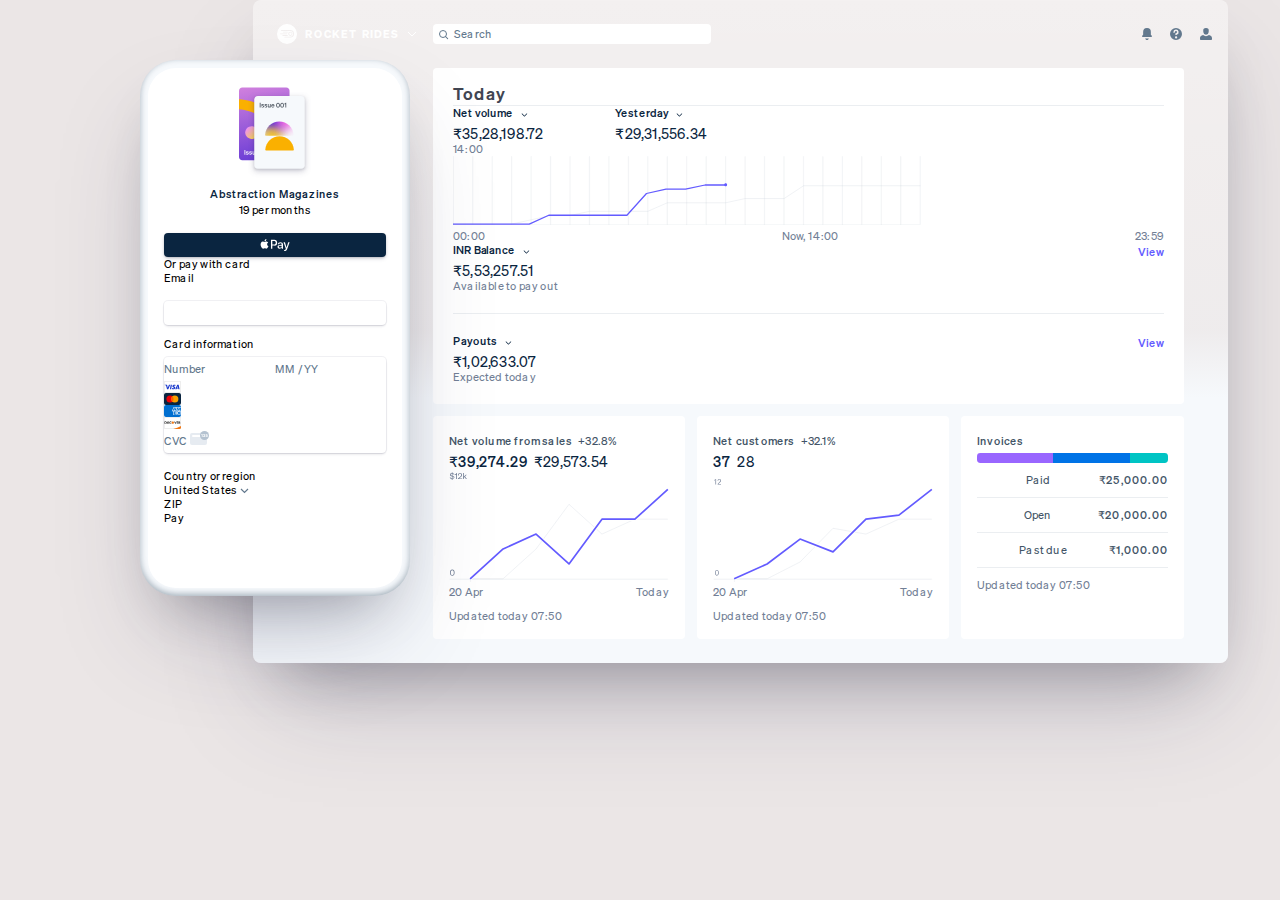
<file: graph.html>
<!DOCTYPE html>
<html lang="en">
<head>
    <meta charset="UTF-8">
    <meta name="viewport" content="width=device-width, initial-scale=1.0">
    <title>Document</title>
    <link rel="stylesheet" href="style.css">
</head>
<body>
    
    <div class="graph-block" id="graphBlock">

        <div class="tab-img-container">
            <div class="tablet-sideHeader">
                <div class="header-img">
                    <img src="assets/svg/tabLeftIcon.svg" alt="">
                    ROCKET RIDES 
                    <img src="assets/svg/tabDownBtn.svg" alt="" class="tab-inner-down">
                </div>

            </div>

            <div class="tablet-rightSide">
                <div class="tab-right-header">
                    <div class="search-box-tab">
                        <img src="assets/svg/tabSearchIcon.svg" alt="">
                        Search
                    </div>

                    <img src="assets/svg/tabRightIcon.svg" alt="">
                </div>

                <div class="tab-rightSide-body">
                    <div class="tab-right-details">

                        <div class="complete-data">
                            <div class="complete-data-header">
                                <span>Today</span>
                            </div>
                            <div class="data-body">
                                <div class="data-details">
                                    <div>
                                        <div class="details-header">
                                            Net volume 
                                            <img src="assets/svg/tabInnerDown.svg" alt="">
                                        </div>
                                        <div class="data-count">
                                            ₹35,28,198.72
                                        </div>
                                        <div class="data-time">
                                            14:00
                                        </div>
                                    </div>

                                    <div>
                                        <div class="details-header">
                                            Yesterday
                                            <img src="assets/svg/tabInnerDown.svg" alt="">
                                        </div>
                                        <div class="data-count">
                                            ₹29,31,556.34
                                        </div>
                                    </div>

                                </div>

                                <div class="data-graph">
                                    <img src="assets/svg/firstGraph.svg" alt="">
                                    <div class="graph-points">
                                        <span>00:00</span>
                                        <span>Now, 14:00</span>
                                        <span>23:59</span>
                                    </div>
                                </div>

                            </div>

                            <div class="balance-amount-data">
                                <div class="balance">
                                    <div class="details-balance">
                                        <div class="details-header">
                                            INR Balance
                                            <img src="assets/svg/tabInnerDown.svg" alt="">
                                        </div>
                                        <div class="data-count">
                                            ₹5,53,257.51
                                        </div>
                                        <div class="data-time">
                                            Available to pay out
                                        </div>
                                    </div>
                                    <div class="view">
                                        <span>View</span>
                                    </div>
                                </div>
                                <div class="separator"></div>
                                <div class="balance">
                                    <div class="details-balance">
                                        <div class="details-header">
                                            Payouts
                                            <img src="assets/svg/tabInnerDown.svg" alt="">
                                        </div>
                                        <div class="data-count">
                                            ₹1,02,633.07
                                        </div>
                                        <div class="data-time">
                                            Expected today
                                        </div>
                                    </div>
                                    <div class="view">
                                        <span>View</span>
                                    </div>
                                </div>
                            </div>
                        </div>

                        <div class="customer-data">
                            <div class="customer-details">
                                <div class="customer-header">
                                    <span>
                                        <b>Net volume from sales</b>
                                    </span>
                                    <span>
                                        +32.8%
                                    </span>
                                </div>

                                <div class="customer-sub-header">
                                    <span>
                                        <b>₹39,274.29</b>
                                    </span>
                                    <span>
                                        ₹29,573.54
                                    </span>
                                </div>

                                <div class="data-graph">
                                    <img src="assets/svg/secondGraph.svg" alt="">
                                    <div class="graph-points">
                                        <span>20 Apr</span>
                                        <span>Today</span>
                                    </div>
                                </div>

                                <div class="customer-end">
                                    <span>Updated today 07:50</span>
                                </div>
                            </div>

                            <div class="customer-details">
                                <div class="customer-header">
                                    <span>
                                        <b>Net customers</b>
                                    </span>
                                    <span>
                                        +32.1%
                                    </span>
                                </div>

                                <div class="customer-sub-header">
                                    <span>
                                        <b>37</b>
                                    </span>
                                    <span>
                                        28
                                    </span>
                                </div>

                                <div class="data-graph">
                                    <img src="assets/svg/thirdGraph.svg" alt="">
                                    <div class="graph-points">
                                        <span>20 Apr</span>
                                        <span>Today</span>
                                    </div>
                                </div>

                                <div class="customer-end">
                                    <span>Updated today 07:50</span>
                                </div>
                            </div>

                            <div class="customer-details">
                                <div class="customer-header">
                                    <span>
                                        <b>Invoices</b>
                                    </span>
                                </div>
                                <div class="payment-bars">
                                    <div class="purple-bar"></div>
                                    <div class="blue-bar"></div>
                                    <div class="teal-bar"></div>
                                </div>

                                <div class="pay-icons">
                                    <div class="color-box"></div>
                                    Paid 
                                    <span>
                                        <b>
                                            ₹25,000.00
                                        </b>
                                    </span>
                                </div>

                                <div class="pay-icons">
                                    <div class="color-box"></div>
                                    Open
                                    <span>
                                        <b>
                                            ₹20,000.00
                                        </b>
                                    </span>
                                </div>

                                <div class="pay-icons">
                                    <div class="color-box"></div>
                                    Past due 
                                    <span>
                                        <b>
                                            ₹1,000.00
                                        </b>
                                    </span>
                                </div>

                                 <div class="customer-end">
                                    <span>Updated today 07:50</span>
                                </div>

                            </div>
                        </div>
                    </div>

                    <div class="tab-right-icons"></div>
                </div>
            </div>

        </div>

        <figure class="mobile-diagram">

            <div class="mobile-complete">
                
                <div class="hero-svg-img">
                    <img src="assets/svg/mobileSVG-1.svg" alt="">
                </div>
         
                <div class="card-header">
                    Abstraction Magazines
                </div>
            
                <div class="card-subheader">
                    19 per months
                </div>

                <div class="apple-pay-btn">
                    <div class="img-container">
                        <img src="assets/svg/applePay.svg" alt="">
                    </div>
                </div>

                <div class="separation">
                    Or pay with card
                </div>

                <div class="email-container">
                    Email
                    <div class="input-container-email"></div>
                </div>

                <div class="cardInfo-conatiner">
                    Card information
                    <div class="card-detail-card">
                        <div class="card-number-input">
                            Number
                            <img src="assets/svg/visaCard.svg" alt="">
                            <img src="assets/svg/rupayCard.svg" alt="">
                            <img src="assets/svg/amexCard.svg" alt="">
                            <img src="assets/svg/discoverCard.svg" alt="">
                        </div>
                        <div class="card-month">MM / YY</div>
                        <div class="cvc-holder">
                            CVC
                            <img src="assets/svg/paymentLastCard.svg" alt="">
                        </div>
                    </div>
                </div>
                <div class="card-info-header">
                    Country or region
                </div>
                <div class="country-name">
                    United States 
                    <img src="assets/svg/cardDownSvg.svg" alt="">
                </div>
                <div class="zip-container">
                    ZIP
                </div>
                <div class="car-pay-btn">
                    Pay
                </div>
            </div>

        </figure>
          
    </div>

</body>
</html>
</file>
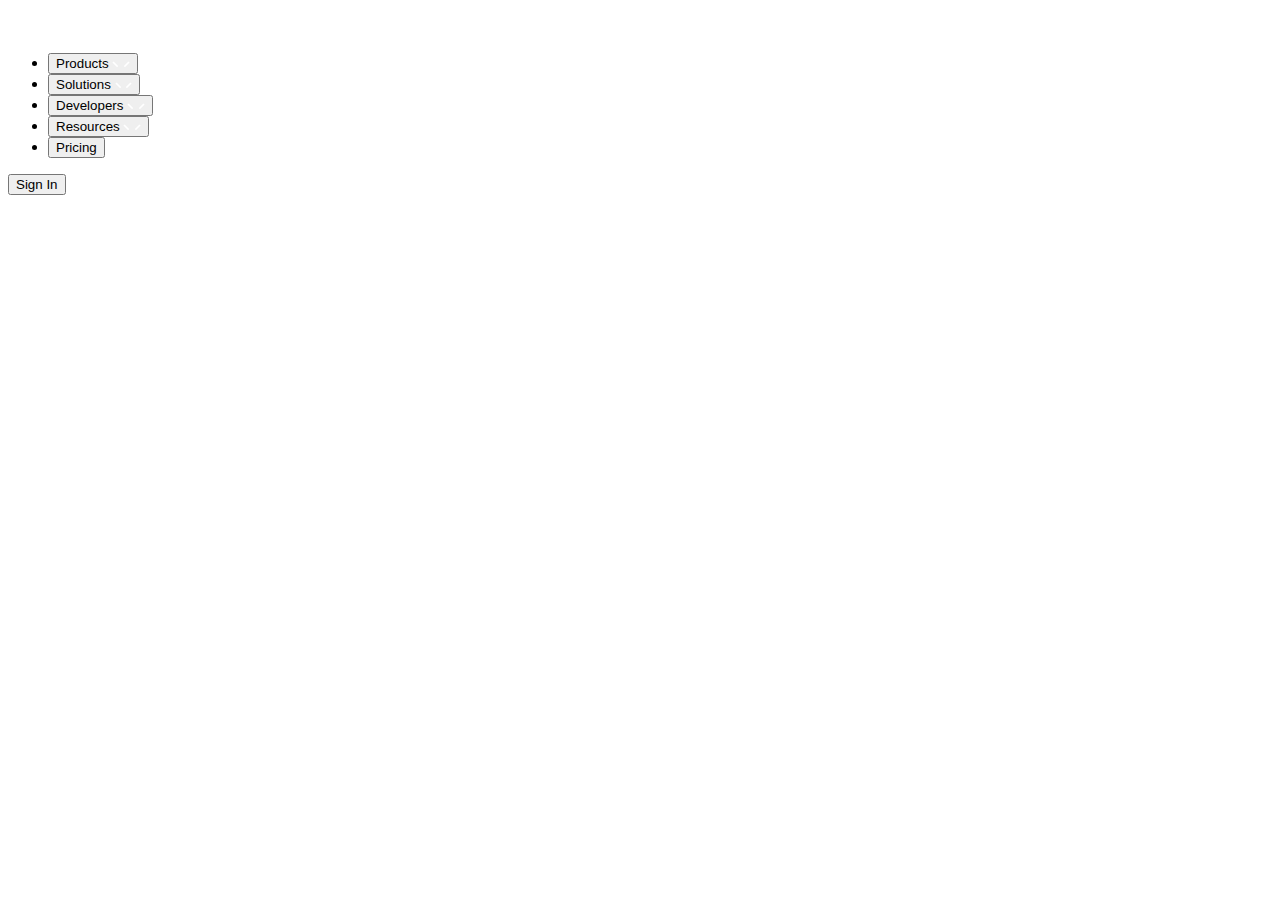
<file: navItem.html>
<!DOCTYPE html>
<html lang="en">
<head>
    <meta charset="UTF-8">
    <meta name="viewport" content="width=device-width, initial-scale=1.0">
    <title>Document</title>
</head>
<body>
    
     <div class="sideHeader">
                        <a href="#" class="side-header" id="sideLogo">
                            <img src="assets/svg/Stripe logo.svg" alt="strip-logo">
                        </a>
                    </div>
                    <div class="navbar-btns">

                        <ul class="nav-btn-list">
                            <li class="navbar-list-item">
                                <button id="productBtn">
                                    <span class="btn-text">Products</span>
                                    <span class="toggler-btn">      
                                        <img src="assets/svg/leftOFArrow.svg" alt="leftArrow">    
                                        <img src="assets/svg/rightOfArrow.svg" alt="rightArrow" class="right-arrow">                         
                                    </span>
                                </button>
                            </li>
                            <li class="navbar-list-item">
                                <button id="solutions">
                                    <span class="btn-text">Solutions</span>
                                    <span class="toggler-btn">
                                        <img src="assets/svg/leftOFArrow.svg" alt="leftArrow">    
                                        <img src="assets/svg/rightOfArrow.svg" alt="rightArrow" class="right-arrow">
                                    </span>
                                </button>
                            </li>
                            <li class="navbar-list-item">
                                <button id="developer">
                                    <span class="btn-text">Developers</span>
                                    <span class="toggler-btn">
                                        <img src="assets/svg/leftOFArrow.svg" alt="leftArrow">    
                                        <img src="assets/svg/rightOfArrow.svg" alt="rightArrow" class="right-arrow">
                                    </span>
                                </button>
                            </li>
                            <li class="navbar-list-item">
                                <button id="resources">
                                    <span class="btn-text">Resources</span>
                                    <span class="toggler-btn">
                                        <img src="assets/svg/leftOFArrow.svg" alt="leftArrow">    
                                        <img src="assets/svg/rightOfArrow.svg" alt="rightArrow" class="right-arrow">
                                    </span>
                                </button>
                            </li>

                            <li class="navbar-list-item">
                                <button id="pricing">
                                    <span class="btn-text">Pricing</span>
                                </button>
                            </li>

                        </ul>

                        <div class="modal-box" id="navLinkDetails">




                       
                        </div>

                    </div>
                    <div class="navbar-endBtns">
                        <nav class="end-item-list">
                            <li class="navbar-list-item">
                                <button id="signIn">
                                    <span class="btn-text"> Sign In </span>
                                </button>
                            </li>
                            <li class="navbar-list-item">

                            </li>
                        </nav>
                    </div>

</body>
</html>
</file>
<file: style.css>
body{
    margin: 0;
    padding: 0;
    /* overflow: hidden; */
}

*{
    box-sizing: border-box;
    padding: 0;
    margin: 0;
    /* font-family: "sohne-var", "Helvetica Neue", "Arial", sans-serif; */
    font-family: "secondaryFont";
}

@font-face{
    font-family: "initialFont";
    src: url('assets/fonts/1a930247.woff2');
}

@font-face {
    font-family: "secondaryFont";
    src: url('assets/fonts/f965fdf4.woff2');
}

button{
    border: none;
}

body{
    background-color: rgb(235, 230, 230);
}

li{
    list-style: none;
}

a{
    text-decoration: none;
}

.overall-section{
    max-width: calc(calc(100vw - 0px) - 16px*2);
    width: 100%;
    margin: 0 16px;
}

#first-screen{
    display: flex;
    justify-content: space-between;
    align-items: center;
    min-height: 68px;
    padding: 32px 0px 12px;
}

.header-content-block{
    padding: 0 16px 0 16px;
}

.header-title{
    padding-bottom: 72px;
}

.sidebar{
    height: 32px;
    display: flex;
    align-items: center;
    justify-content: center;
    padding: 0 16px;
    border-radius: 16px;
    background-color: hsla(0,0%,100%,0.2);
}

.sidebar-logo img{
    padding-top: 4px;
}

.side-header img{
    padding-top: 4px;
    
}

.prev{
    padding:  8px 16px 9px;
    border-radius: 4px;
    color: #ffffff;
    background-color: #121252;
    opacity: .3;
    font-weight: 500;
    font-size: 13px;
    letter-spacing: 0.2px;
    line-height: 18px;
}

.prev-btn{
    margin-top: 27px;
}

#gradient-canvas{
    width: 100%;
    height: 100%;
    --gradient-color-1: #fff;
    --gradient-color-2: #a960ee;
    --gradient-color-3: #ff333d;
    --gradient-color-4: #90e0ff;
    --gradient-color-5: #ffcb57;
    z-index: 0;
}

.animated-background{
    position: absolute;
    bottom: 0;
    top: auto;
    left: calc(-40px - 60px);
    width: calc(100vw + 120px);
    height: calc(100vh + 100px);
    transform-origin:  -60px 100%;
    transform: skewY(-2.5deg);
    overflow: hidden;
    z-index: -1;
    pointer-events: none;
}

.animated-background canvas{
    position: relative;
    display: block;
    width: 100%;
    height: 100%;
    opacity: 0;
    transition: opacity 1.8s ease-in 50ms;
}

.animated-background canvas.is-loaded{
    opacity: 1;
}

#requestBtn{
    background-color: #0A2540;
}

.title{
    font-weight: 600;
    font-size: calc(50*1px + (78 - 50)*(calc(100vw - 0px) - 375*1px)/(600 - 375));
    letter-spacing: -0.04em;
    margin-top: 32px;
}

.title-header{
    display: flex;
    flex-direction: column;
    gap: 32px;
} 

.user-logos{
    display: grid;
    grid-template-columns: repeat(2, 1fr);
    justify-items: center;
    align-items: center;
    row-gap: 60px;
    max-width: 100vw;
    width: 100%;
    height: 100%;
}

.user-logos img{
    width: 100%;
    height: 100%;
}


.userLogos-block{
    max-width: 1080px;
    margin: 0 auto;
}

.modal-box{
    position: absolute;
    box-shadow: 0 50px 100px -20px rgba(50, 50, 93, 0.25), 0 30px 60px -30px rgba(0, 0, 0, 0.3);
    border-radius: 8px;
    padding: 4px;
    display: flex;
}

.modal-box-sideList{
    background-color: #f6f9fb;
}

.nav-btn-list{
    display: flex;
}

.navbar-list-item button{
    background: transparent;
    color: #ffffff;
    border: none;
}

.right-arrow{
    translate: -6px;
}

.navbar-list-item > span{
    display: inline-flex;
}

#navProductModal{
   display: flex;
   gap: 4px;
   flex-direction: column;

}

.payment-global, .money-management, .revenue-finance{
    background-color: #ffffff;
    padding: 24px;
}

.subgroup-item{
    display: flex;
    align-items: center;
    
}

.sub-list-item-img{
    width: 32px;
    height: 32px;
    display: inline-flex;
    align-items: center;
    justify-content: center;
    margin-top: 5px;
    margin-right: 16px;
    background-color: #f6f9fb;
}

.sub-list-item-img img{
    width: 16px;
    height: 16px;
}

.subgroups{
    margin-top: 8px;
    max-width: 620px;
    display: grid;
    grid: auto / repeat(2, 258px);
    column-gap: 20px;
    justify-content: space-between;
    align-items: start;
}

.payments-subgroups{
    padding-left: 42px;
    margin: 0;
    display: grid;
    grid: auto / auto;
    row-gap: 2px;
    padding-inline-start: 42px;
}

.product-sub-nav-item{
    outline: none;
    padding: 8px;

}

.productSubNav{
    display: inline-flex;
    border-radius: 4px;
    overflow: hidden;
    background-color: #f6f9fc;
    font-size: 12px;
}

.modalbox-aside-items{
    padding: 24px 10px 28px 24px;
    
}

.documentation-detail{
    display: grid;
    grid: auto / repeat(2, 1fr);
    gap: 32px;
    padding: 32px 32px 24px 32px;
}

.get-started,
.guide-section{
    margin-left: 26px;
}

.start-item{
    margin-top: 8px;
}

#navDeveloperModal{
    background-color: #ffffff;
}

.document-footer{
    margin: 4px;
    border-radius: 4px;
    padding: 28px;
    display: grid;
    grid: auto / repeat(2, 1fr);
    column-gap: 32px;
}

/******************          mobile+tablet styless      ******************/
.tab-img-container{
    display: grid;
    grid: auto / 132px 1fr;
    gap: 24px;
    position: absolute;
    top: 0;
    left: 253px;
    width: 975px;
    padding: 24px 0 24px 24px;
    border-radius: 8px;
    font-size: 11px;
    font-weight: 300;
    letter-spacing: .2px;
    line-height: 14px;
    color: #425466;
    background: linear-gradient(hsla(0, 0%, 100%, .4), hsla(0, 0%, 100%, .3) 25%, rgba(246, 249, 252, .3) 50%, #f6f9fc 60%);
    box-shadow: inset 0 1px 1px 0 hsla(0, 0%, 100%, .1), 0 50px 100px -20px rgba(50, 50, 93, .25), 0 30px 60px -30px rgba(0, 0, 0, .3);
}

.header-img{
    display: grid;
    grid: max-content / auto-flow max-content;
    gap: 8px;
    align-items: center;
    color: #ffffff;
    font-weight: 620;
    letter-spacing: .8px;
}

.tab-right-header{
    display: flex;
    justify-content: space-between;
    align-items: center;
    margin-bottom: 24px;
    padding-right: 16px;
}

.search-box-tab{
    height: 20px;
    width: 278px;
    background: #fff;
    color: #62788d;
    border-radius: 4px;
    display: flex;
    align-items: center;
}

.search-box-tab img{
    width: 10px;
    margin: 1px 5px 0 6px;
}

.tab-rightSide-body{
    display: grid;
    grid: auto / 1fr 20px;
    gap: 12px;
    margin-right: 12px;
}

.tab-right-details{
    display: grid;
    gap: 12px;
}

.complete-data{
    padding:18px 20px 20px;
    background: #fff;
    border-radius: 4px;
}

.complete-data-header{
    padding-bottom: 5px;
    border-bottom: 1px solid #ebeef1;
    color: #414552;
    font-size: 17px;
    font-weight: 500;
}

.complete-data-detail{
    padding-top: 20px;
    display: grid;
    grid-template-columns:  2fr 1fr;
    gap: 46px;
}

.data-details{
    display: flex;
    justify-content: space-between;
    width: 255px;
}

.details-header{
    color: #0a2540;
    font-size: 11px;
    line-height: 14px;
    letter-spacing: -0.1px;
    font-weight: 425;
    /* display: flex;
    gap: 6px; */
}

.details-header img{
    padding-left: 6px;
}

.data-count,
.customer-sub-header{
    margin-top: 4px;
    font-size: 14px;
    font-weight: 300;
    line-height: 18px;
    letter-spacing: 0.2px;
    color: #0a2540;
}

.graph-points{
    display: flex;
    justify-content: space-between;
}

.graph-points,
.data-time,
.small-sub,
.customer-end
{
    color: #727f96;
    font-size: 11px;
    font-weight: 300;
    line-height: 14px;
    letter-spacing: 0.2px;
}

.customer-end{
    margin-top: 10px;
}

.balance{
    display: flex;
    align-items: center;
    justify-content: space-between;
}

.view{
    align-self: start;
    color: #635bff;
    margin-top: 2px;
    font-size: 11px;
    font-weight: 425;
    line-height: 14px;
    letter-spacing: .1px;
}

.balance-amount-data{
    display: grid;
    gap: 20px;
}

.separator{
    height: 1px;
    background:#ebeef1 ;
    width: 100%;
}

.customer-data{
    display: grid;
    grid-template-columns: repeat(3, 1fr);
    gap: 12px;
}

.customer-details{
    background-color: #fff;
    padding: 18px 16px 16px;
    border-radius: 4px;
}

.customer-header,
.customer-sub-header,
.invoice-detailed{
    display: flex;
    align-items: baseline;
    gap: 6px;
} 

.customer-main-header{
    color: #0a2540;
    letter-spacing: -0.1px;
    line-height: 15px;
    font-weight: 500;
    font-size: 12px;
}

.green-header{
    color: #15be53;
    font-size: 10px;
    font-weight: 425;
    letter-spacing: 0.2px;
    line-height: 12px;
}

.payment-bars{
    display: flex;
    height: 10px;
    border-radius: 3.38px;
    width: 100%;
    overflow: hidden;
    margin-top: 5px;
}

.purple-bar{
    width: 40%;
    height: 100%;
    background-color: #96f;
}

.blue-bar{
    width: 40%;
    height: 100%;
    background-color: #0073e6;
}

.teal-bar{
    width: 20%;
    height: 100%;
    background-color: #00c4c4;
}

.pay-icons{
    display: flex;
    align-items: center;
    justify-content: space-between;
    padding: 10px 0;
    border-bottom: 1px solid #ebeef1;
}

.box{
    border-radius: 2.54px;
    height: 8px;
    width: 8px;
}

.purple{
    background-color: #96f;
}

.blue{
    background-color: #0073e6;
}

.teal{
    background-color: #00c4c4;
}

.tab-right-icons{
    display: flex;
    flex-direction: column;
    justify-content: center;
    gap: 16px;
}

.mobile-diagram{
    width: 270px;
    height: 536px;
    position: relative;
    margin-top: 60px;
    left: 140px;
    border-radius: 36px;
    box-shadow:  0 50px 100px -20px rgba(50, 50, 93, 0.25), 0 30px 60px -30px rgba(0, 0, 0, 0.3), inset 0 -2px 6px 0 rgba(10, 37, 64, 0.35);
    padding: 8px;
    background-color: #f6f9fc;
}

.mobile-complete{
    position: relative;
    background-color: #fff;
    height: 100%;
    width: 100%;
    border-radius: 28px;
    padding: 24px 16px;
    font-size: 11px;
    font-weight: 300;
    letter-spacing: .2px;
}

.hero-svg-img{
    display: flex;
    height: 80px;
    align-items: center;
    justify-content: center;
}

.card-header{
    font-weight: 425;
    margin-top: 15px;
    text-align: center;
    color: #0a2540;
}

.card-subheader{
    margin: 2px 0 16px;
    text-align: center;
}

.apple-pay-btn{
    display: flex;
    flex-direction: column;
    gap: 8px;
}

.img-container{
    display: grid;
    place-items: center;
    background-color: #0a2540;
    color: #fff;
    text-align: center;
    padding: 5px;
    border-radius: 4px;
    box-shadow: 0 2px 4px -1px rgba(50, 50, 93, .25), 0 1px 3px -1px rgba(0, 0, 0, .3);

}

.mobile-separator{
    margin: 16px 0 12px;
    text-align: center;
    background: linear-gradient(#e6ebf1, #e6ebf1) no-repeat 0 50% / 100% 1px;
}

.separator-text{
    display: inline;
    background: #fff;
    padding: 0 6px;
}

.input-container-email{
    min-height: 24px;
    line-height: 24px;
    border-radius: 4px;
    box-shadow: 0 0 0 1px rgba(50, 50, 93, .07), 0 2px 3px -1px rgba(50, 50, 93, .12), 0 1px 3px -1px rgba(0, 0, 0, .12);
    margin: 16px 0 12px;
    color: #62788d;
}

.card-detail-card{
    box-shadow: 0 0 0 1px rgba(50, 50, 93, .07), 0 2px 3px -1px rgba(50, 50, 93, .12), 0 1px 3px -1px rgba(0, 0, 0, .12);
    border-radius: 4px;
    min-height: 24px;
    line-height: 24px;
    margin: 6px 0 16px;
    color: #62788d;
}

.card-detail-card{
    display: grid;
    grid: auto / repeat(2, 1fr);
}

.card-number-input{
    display: grid;
    
    
}

/*************************************         *************************************                  *************************************/

.sticky-animation-wrapper{
    height: 300vh;
    position: relative;

}

.sticky-animation-grid{
    position: sticky;
    top: 50%;
    transform: translateY(-50%);
    display: flex;
    justify-content: center;
    align-items: center;
    gap: 60px;
}

.sticky-svg{
    width: 200px;
    height: 300px;
}

.icon-grid{
    display: grid;
    grid-template-columns: 1fr;
    gap: 20px;
    opacity: 0.6;
}

.icon{
    width: 60px;
    height: 60px;
    border-radius: 10px;
    background: white;
    display: flex;
    align-items: center;
    font-size: 24px;
    transition: all 0.3s ease;
}

.icon.active{
    transform: scale(1.2);
    opacity: 1;
    box-shadow: 0 4px 10px rgba(0, 0, 0, 0.15);
}

.solution-product-container{
    /* display: flex;
    justify-content: center; */

    display: flex;
    margin: 0 16px;
    max-width: calc(calc(100vw - 0px) - 16px*2);
    width: 100%;
    padding: calc(72*1px + (128 - 72)*(calc(100vw - 0px) /737 - 0.50882px)) 0 calc(calc(calc(100vw - 0px)* 0.106) - 0.106* 16px + calc(100*1px + (128 - 100)*(calc(100vw - 0px) /737 - 0.50882px)));

}

.product-icon{
    font-size: 18px;
    display: flex;
    align-items: center;
    gap: 10px;
    color: #2e3a55;
}

.product-icon img{
    height: 20px;
    width: 20px;
}

.product-title{
    padding: 0 64px 0 16px;
    max-width: 810px;
    display: flex;
    flex-direction: column;
    gap: 16px;
    width: 100vw;

}

.main-header{
    font-size: 42px;
    font-weight: 500;
    letter-spacing: -0.2px;
    line-height: 50px;
    color: #0a2540;
    /* font-family: sohne-var, "Helvetica Neue", Arial, sans-serif; */
    /* font-family: 'secondaryFont'; */
    white-space: wrap;
    width: 100%;
}

.product-detail-body{
    width: 100vw;
    font-size: 18px;
    color: #425466;
    letter-spacing: -0.2px;
    line-height: 1.555555556;
    max-width: 810px;
    /* font-family: 'secondaryFont'; */
    padding: 0 64px 0 16px;
}

.product-data{
    display: grid;
    row-gap: 24px;
}

.product-footer{
    display: flex;
    flex-direction: column;
    gap: 56px;
    padding: 0 16px 0 16px;
}

.stripe-btn{
    background-color: #635bff;
    color: #ffffff;
    border-radius: 16.5px;
    padding: 3px 12px 6px 16px;
    display: inline-block;
    width: fit-content;
    font-size: 15px;
    letter-spacing: 0.2px;
    line-height: 24px;
    font-weight: 425;
    justify-self: flex-start;
}

.HoverArrow{
    margin-left: 5px;
    fill: none;
    stroke: #ffffff;
}

.HomepageFrontdoorSuiteAnimation__grid{
    position: relative;
    display: grid;
    grid: repeat(6, 78px) / repeat(4, 78px);
    grid-template-areas: 
        ".Tax . ."
        "Billing . Invoicing Checkout"
        ". Payments . Climate"
        "Connect . Radar ."
        ". Terminal Capital ."
        "Identity Issuing . Treasurey";
    ;
    gap: 12px;
}

.HomepageFrontdoorSubanimation{
    display: grid;
    justify-items: center;
    position: relative;
    align-items: center;
    width: 540px;
    height: 540px;
}

.HomepageFrontdoorSuiteAnimation.HomepageFrontdoorSubanimation {
    justify-content: flex-start;
}
</file>
